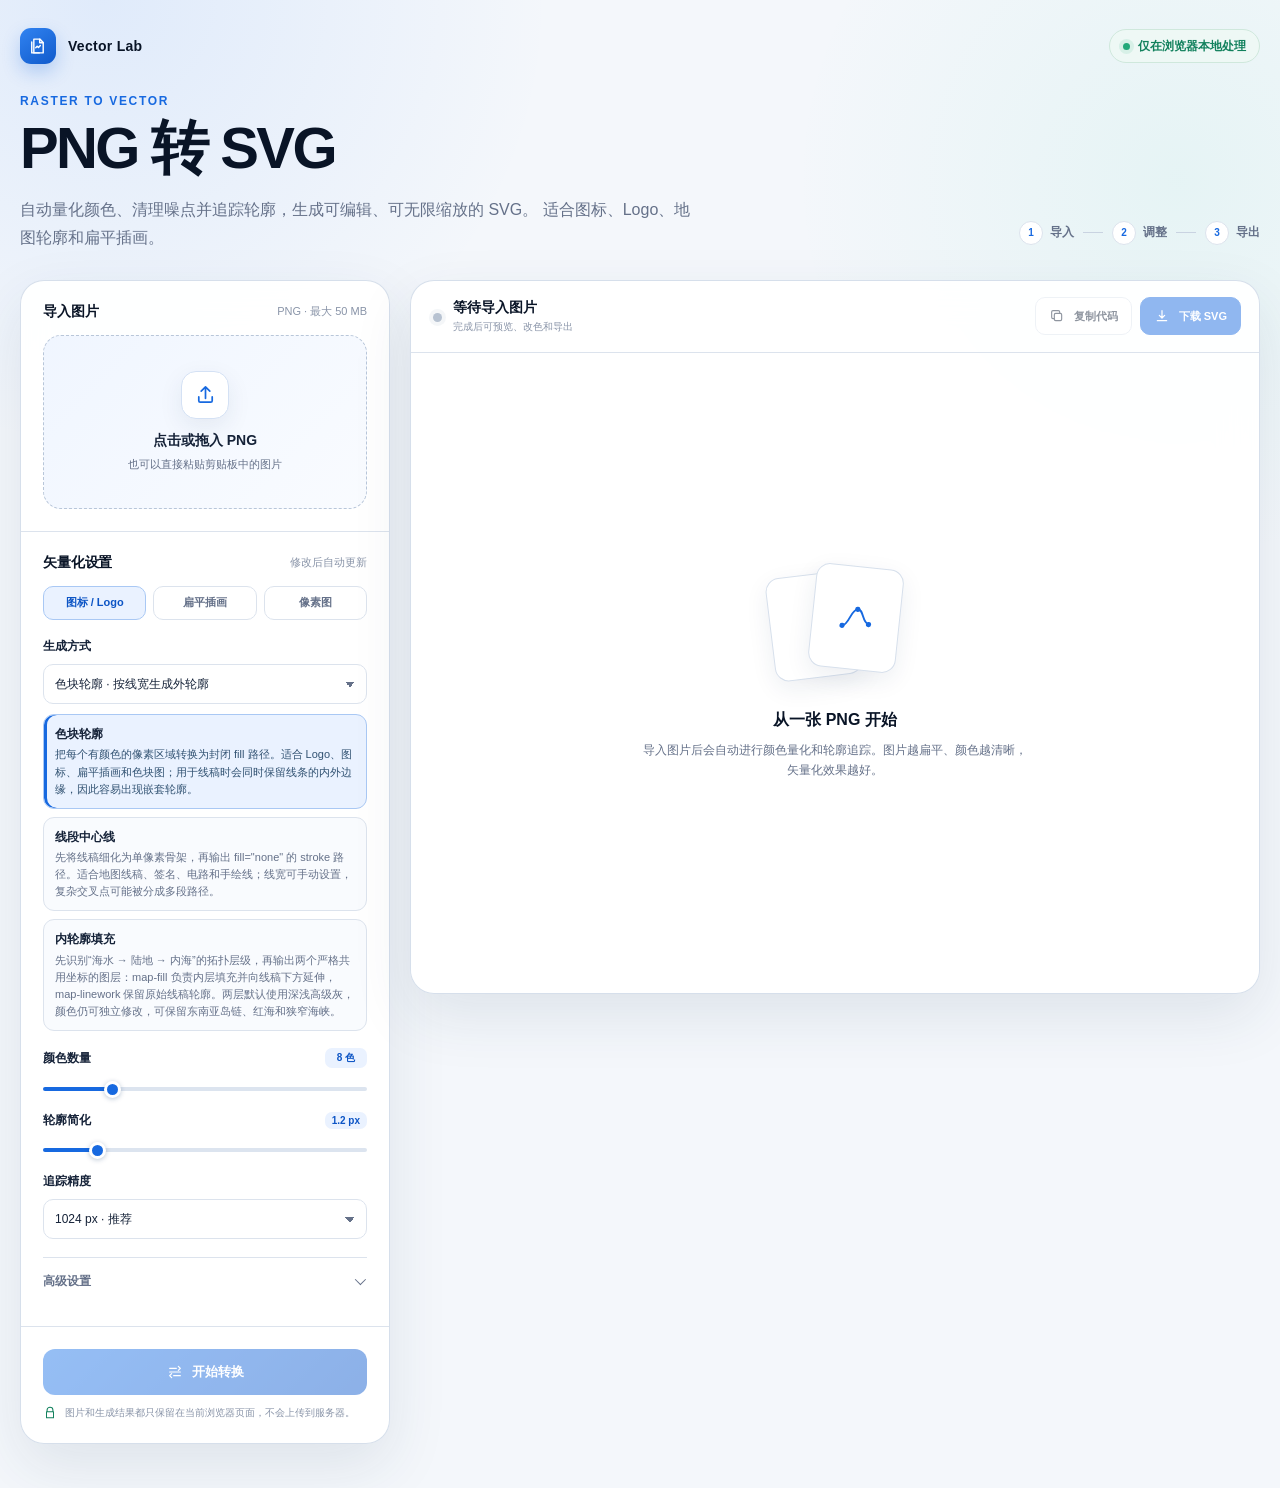
<file: app/static/tools/image-convert/png-to-svg.html>
<!doctype html>
<html lang="zh-CN">
<head>
  <meta charset="UTF-8">
  <meta name="viewport" content="width=device-width, initial-scale=1">
  <meta name="description" content="在浏览器本地把 PNG 图片转换为可编辑、可无限缩放的 SVG 矢量图。">
  <meta name="theme-color" content="#f4f7fb">
  <link rel="icon" href="data:image/svg+xml,%3Csvg xmlns='http://www.w3.org/2000/svg' viewBox='0 0 32 32'%3E%3Crect width='32' height='32' rx='9' fill='%231769e0'/%3E%3Cpath d='M9 8h9l5 5v11H9zM18 8v5h5' fill='none' stroke='white' stroke-width='2' stroke-linejoin='round'/%3E%3C/svg%3E">
  <title>PNG 转 SVG · 本地矢量化工具</title>
  <style>
    :root {
      color-scheme: light;
      --bg: #f4f7fb;
      --surface: rgba(255, 255, 255, 0.94);
      --surface-solid: #ffffff;
      --surface-soft: #f7f9fc;
      --ink: #152238;
      --ink-strong: #091426;
      --muted: #657189;
      --muted-light: #8994a8;
      --line: #dce3ed;
      --line-strong: #c9d3e1;
      --brand: #1769e0;
      --brand-dark: #0d55c5;
      --brand-soft: #eaf2ff;
      --success: #12815d;
      --success-soft: #e7f7f0;
      --danger: #cf3f4f;
      --shadow: 0 22px 60px rgba(31, 55, 90, 0.1);
      --shadow-soft: 0 8px 24px rgba(31, 55, 90, 0.08);
      --radius-xl: 24px;
      --radius-lg: 18px;
      --radius-md: 13px;
      --radius-sm: 9px;
    }

    * {
      box-sizing: border-box;
    }

    [hidden] {
      display: none !important;
    }

    html {
      min-width: 320px;
      background: var(--bg);
    }

    body {
      min-height: 100vh;
      margin: 0;
      color: var(--ink);
      background:
        radial-gradient(circle at 8% 0%, rgba(45, 127, 249, 0.1), transparent 28rem),
        radial-gradient(circle at 92% 12%, rgba(60, 205, 171, 0.08), transparent 24rem),
        var(--bg);
      font-family: Inter, ui-sans-serif, -apple-system, BlinkMacSystemFont, "Segoe UI",
        "PingFang SC", "Hiragino Sans GB", "Microsoft YaHei", sans-serif;
      -webkit-font-smoothing: antialiased;
    }

    button,
    input,
    select,
    textarea {
      font: inherit;
    }

    button,
    input,
    select,
    summary,
    [role="button"] {
      -webkit-tap-highlight-color: transparent;
    }

    button {
      border: 0;
    }

    .app-shell {
      width: min(1480px, calc(100% - 40px));
      margin: 0 auto;
      padding: 28px 0 44px;
    }

    .topbar {
      display: flex;
      align-items: center;
      justify-content: space-between;
      gap: 20px;
      margin-bottom: 30px;
    }

    .brand {
      display: inline-flex;
      align-items: center;
      gap: 12px;
      color: var(--ink-strong);
      font-size: 14px;
      font-weight: 760;
      letter-spacing: 0.02em;
    }

    .brand-mark {
      display: grid;
      width: 36px;
      height: 36px;
      place-items: center;
      border-radius: 11px;
      color: #fff;
      background: linear-gradient(145deg, #3183f1, #105acb);
      box-shadow: 0 8px 18px rgba(23, 105, 224, 0.25);
    }

    .brand-mark svg {
      width: 20px;
      height: 20px;
    }

    .privacy-pill {
      display: inline-flex;
      align-items: center;
      gap: 8px;
      min-height: 34px;
      padding: 0 13px;
      border: 1px solid #cfe8dc;
      border-radius: 999px;
      color: var(--success);
      background: rgba(239, 250, 245, 0.86);
      font-size: 12px;
      font-weight: 700;
    }

    .privacy-pill::before {
      width: 7px;
      height: 7px;
      border-radius: 50%;
      background: #22a879;
      box-shadow: 0 0 0 4px rgba(34, 168, 121, 0.11);
      content: "";
    }

    .hero {
      display: flex;
      align-items: flex-end;
      justify-content: space-between;
      gap: 30px;
      margin-bottom: 28px;
    }

    .hero-copy {
      max-width: 760px;
    }

    .eyebrow {
      margin: 0 0 10px;
      color: var(--brand);
      font-size: 12px;
      font-weight: 800;
      letter-spacing: 0.14em;
      text-transform: uppercase;
    }

    h1 {
      margin: 0;
      color: var(--ink-strong);
      font-size: clamp(34px, 5vw, 58px);
      font-weight: 820;
      letter-spacing: -0.045em;
      line-height: 1.05;
    }

    .hero-description {
      max-width: 680px;
      margin: 17px 0 0;
      color: var(--muted);
      font-size: 16px;
      line-height: 1.75;
    }

    .hero-steps {
      display: flex;
      align-items: center;
      gap: 9px;
      flex: 0 0 auto;
      padding-bottom: 7px;
      color: var(--muted);
      font-size: 12px;
      font-weight: 690;
    }

    .hero-steps span {
      display: inline-flex;
      align-items: center;
      gap: 7px;
      white-space: nowrap;
    }

    .hero-steps span::before {
      display: grid;
      width: 22px;
      height: 22px;
      place-items: center;
      border: 1px solid var(--line);
      border-radius: 50%;
      color: var(--brand);
      background: #fff;
      content: attr(data-step);
      font-size: 10px;
      font-weight: 800;
    }

    .hero-steps i {
      width: 20px;
      height: 1px;
      background: var(--line-strong);
    }

    .workspace {
      display: grid;
      grid-template-columns: minmax(300px, 370px) minmax(0, 1fr);
      gap: 20px;
      align-items: start;
    }

    .card {
      border: 1px solid rgba(210, 220, 233, 0.9);
      border-radius: var(--radius-xl);
      background: var(--surface);
      box-shadow: var(--shadow);
      backdrop-filter: blur(18px);
    }

    .control-card {
      position: sticky;
      top: 20px;
      overflow: hidden;
    }

    .card-section {
      padding: 22px;
      border-bottom: 1px solid var(--line);
    }

    .card-section:last-child {
      border-bottom: 0;
    }

    .section-heading {
      display: flex;
      align-items: center;
      justify-content: space-between;
      gap: 12px;
      margin-bottom: 14px;
    }

    .section-heading h2,
    .section-heading h3 {
      margin: 0;
      color: var(--ink-strong);
      font-size: 14px;
      font-weight: 780;
      letter-spacing: -0.01em;
    }

    .section-note {
      color: var(--muted-light);
      font-size: 11px;
    }

    .dropzone {
      position: relative;
      display: grid;
      min-height: 174px;
      padding: 24px;
      place-items: center;
      overflow: hidden;
      border: 1.5px dashed #b8c6d9;
      border-radius: var(--radius-lg);
      outline: none;
      color: var(--muted);
      background:
        linear-gradient(135deg, rgba(234, 242, 255, 0.72), rgba(247, 250, 255, 0.72)),
        #fff;
      cursor: pointer;
      transition: 160ms ease;
      transition-property: border-color, box-shadow, transform, background;
    }

    .dropzone:hover,
    .dropzone:focus-visible,
    .dropzone.is-dragover {
      border-color: var(--brand);
      background: var(--brand-soft);
      box-shadow: 0 0 0 4px rgba(23, 105, 224, 0.1);
      transform: translateY(-1px);
    }

    .dropzone input {
      position: absolute;
      width: 1px;
      height: 1px;
      opacity: 0;
      pointer-events: none;
    }

    .dropzone-inner {
      text-align: center;
    }

    .upload-icon {
      display: grid;
      width: 48px;
      height: 48px;
      margin: 0 auto 13px;
      place-items: center;
      border: 1px solid #d4e1f4;
      border-radius: 15px;
      color: var(--brand);
      background: #fff;
      box-shadow: var(--shadow-soft);
    }

    .upload-icon svg {
      width: 23px;
      height: 23px;
    }

    .dropzone strong {
      display: block;
      margin-bottom: 6px;
      color: var(--ink);
      font-size: 14px;
      font-weight: 760;
    }

    .dropzone small {
      display: block;
      font-size: 11px;
      line-height: 1.6;
    }

    .file-card {
      display: none;
      grid-template-columns: 58px minmax(0, 1fr) auto;
      gap: 12px;
      align-items: center;
      padding: 11px;
      border: 1px solid var(--line);
      border-radius: var(--radius-md);
      background: var(--surface-soft);
    }

    .file-card.is-visible {
      display: grid;
    }

    .file-thumb {
      display: grid;
      width: 58px;
      height: 58px;
      place-items: center;
      overflow: hidden;
      border: 1px solid var(--line);
      border-radius: 10px;
      background:
        linear-gradient(45deg, #e8edf4 25%, transparent 25%),
        linear-gradient(-45deg, #e8edf4 25%, transparent 25%),
        linear-gradient(45deg, transparent 75%, #e8edf4 75%),
        linear-gradient(-45deg, transparent 75%, #e8edf4 75%),
        #fff;
      background-position: 0 0, 0 6px, 6px -6px, -6px 0;
      background-size: 12px 12px;
    }

    .file-thumb img {
      display: block;
      width: 100%;
      height: 100%;
      object-fit: contain;
    }

    .file-copy {
      min-width: 0;
    }

    .file-name {
      overflow: hidden;
      margin-bottom: 5px;
      color: var(--ink);
      font-size: 12px;
      font-weight: 750;
      text-overflow: ellipsis;
      white-space: nowrap;
    }

    .file-meta {
      color: var(--muted-light);
      font-size: 10px;
      line-height: 1.45;
    }

    .icon-button {
      display: inline-grid;
      width: 34px;
      height: 34px;
      flex: 0 0 auto;
      place-items: center;
      border: 1px solid var(--line);
      border-radius: 10px;
      color: var(--muted);
      background: #fff;
      cursor: pointer;
      transition: 150ms ease;
    }

    .icon-button:hover {
      border-color: var(--line-strong);
      color: var(--ink);
      background: var(--surface-soft);
    }

    .icon-button:focus-visible,
    button:focus-visible,
    input:focus-visible,
    select:focus-visible,
    summary:focus-visible,
    textarea:focus-visible {
      outline: 3px solid rgba(23, 105, 224, 0.2);
      outline-offset: 2px;
    }

    .icon-button svg {
      width: 16px;
      height: 16px;
    }

    .preset-row {
      display: grid;
      grid-template-columns: repeat(3, 1fr);
      gap: 7px;
      margin-bottom: 18px;
    }

    .preset-button {
      min-height: 34px;
      padding: 0 8px;
      border: 1px solid var(--line);
      border-radius: 10px;
      color: var(--muted);
      background: #fff;
      font-size: 11px;
      font-weight: 720;
      cursor: pointer;
      transition: 140ms ease;
    }

    .preset-button:hover,
    .preset-button.is-active {
      border-color: #a9c8f4;
      color: var(--brand-dark);
      background: var(--brand-soft);
    }

    .control-list {
      display: grid;
      gap: 17px;
    }

    .control {
      min-width: 0;
    }

    .trace-methods {
      display: grid;
      gap: 8px;
      margin-top: -7px;
    }

    .trace-method {
      padding: 10px 11px;
      border: 1px solid var(--line);
      border-radius: 11px;
      color: var(--muted);
      background: #f9fbfe;
      font-size: 11px;
      line-height: 1.55;
      transition: 140ms ease;
    }

    .trace-method.is-active {
      border-color: #a9c8f4;
      color: #315272;
      background: var(--brand-soft);
      box-shadow: inset 3px 0 0 var(--brand);
    }

    .trace-method strong {
      display: block;
      margin-bottom: 3px;
      color: var(--ink);
      font-size: 12px;
    }

    .trace-method p {
      margin: 0;
    }

    .control-top {
      display: flex;
      align-items: center;
      justify-content: space-between;
      gap: 12px;
      margin-bottom: 9px;
    }

    .control-label {
      display: inline-flex;
      align-items: center;
      gap: 6px;
      color: var(--ink);
      font-size: 12px;
      font-weight: 690;
    }

    .value-badge {
      min-width: 42px;
      padding: 3px 7px;
      border-radius: 7px;
      color: var(--brand-dark);
      background: var(--brand-soft);
      font-size: 10px;
      font-weight: 760;
      text-align: center;
    }

    input[type="range"] {
      width: 100%;
      height: 4px;
      margin: 4px 0;
      border-radius: 999px;
      outline: none;
      background: linear-gradient(90deg, var(--brand) var(--range-progress, 0%), #dce4ef var(--range-progress, 0%));
      appearance: none;
    }

    input[type="range"]::-webkit-slider-thumb {
      width: 17px;
      height: 17px;
      border: 3px solid #fff;
      border-radius: 50%;
      background: var(--brand);
      box-shadow: 0 1px 5px rgba(16, 54, 105, 0.28);
      cursor: pointer;
      appearance: none;
    }

    input[type="range"]::-moz-range-thumb {
      width: 12px;
      height: 12px;
      border: 3px solid #fff;
      border-radius: 50%;
      background: var(--brand);
      box-shadow: 0 1px 5px rgba(16, 54, 105, 0.28);
      cursor: pointer;
    }

    .select-control {
      width: 100%;
      height: 40px;
      padding: 0 34px 0 11px;
      border: 1px solid var(--line);
      border-radius: 10px;
      color: var(--ink);
      outline: none;
      background:
        linear-gradient(45deg, transparent 50%, var(--muted) 50%) calc(100% - 16px) 17px / 5px 5px no-repeat,
        linear-gradient(135deg, var(--muted) 50%, transparent 50%) calc(100% - 11px) 17px / 5px 5px no-repeat,
        #fff;
      font-size: 12px;
      appearance: none;
    }

    details.advanced {
      margin-top: 18px;
      border-top: 1px solid var(--line);
    }

    details.advanced summary {
      display: flex;
      align-items: center;
      justify-content: space-between;
      min-height: 46px;
      color: var(--muted);
      font-size: 12px;
      font-weight: 720;
      list-style: none;
      cursor: pointer;
    }

    details.advanced summary::-webkit-details-marker {
      display: none;
    }

    details.advanced summary::after {
      width: 7px;
      height: 7px;
      margin-right: 4px;
      border-right: 1.5px solid currentColor;
      border-bottom: 1.5px solid currentColor;
      content: "";
      transform: rotate(45deg) translateY(-2px);
      transition: transform 150ms ease;
    }

    details.advanced[open] summary::after {
      transform: rotate(225deg) translate(-2px, -2px);
    }

    .advanced-content {
      display: grid;
      gap: 17px;
      padding: 2px 0 4px;
    }

    .switch-row {
      display: flex;
      align-items: center;
      justify-content: space-between;
      gap: 14px;
    }

    .switch-copy strong {
      display: block;
      margin-bottom: 3px;
      color: var(--ink);
      font-size: 12px;
      font-weight: 690;
    }

    .switch-copy span {
      display: block;
      color: var(--muted-light);
      font-size: 10px;
      line-height: 1.45;
    }

    .switch {
      position: relative;
      width: 40px;
      height: 23px;
      flex: 0 0 auto;
    }

    .switch input {
      position: absolute;
      opacity: 0;
      pointer-events: none;
    }

    .switch-ui {
      position: absolute;
      inset: 0;
      border-radius: 999px;
      background: #cfd8e4;
      cursor: pointer;
      transition: background 150ms ease;
    }

    .switch-ui::after {
      position: absolute;
      top: 3px;
      left: 3px;
      width: 17px;
      height: 17px;
      border-radius: 50%;
      background: #fff;
      box-shadow: 0 2px 5px rgba(31, 55, 90, 0.22);
      content: "";
      transition: transform 150ms ease;
    }

    .switch input:checked + .switch-ui {
      background: var(--brand);
    }

    .switch input:checked + .switch-ui::after {
      transform: translateX(17px);
    }

    .switch input:focus-visible + .switch-ui {
      outline: 3px solid rgba(23, 105, 224, 0.2);
      outline-offset: 2px;
    }

    .background-controls {
      display: grid;
      grid-template-columns: 44px minmax(0, 1fr);
      gap: 11px;
      align-items: end;
      padding: 12px;
      border: 1px solid var(--line);
      border-radius: 11px;
      background: var(--surface-soft);
      transition: opacity 150ms ease;
    }

    .background-controls.is-disabled {
      opacity: 0.48;
    }

    input[type="color"] {
      width: 44px;
      height: 38px;
      padding: 4px;
      border: 1px solid var(--line);
      border-radius: 9px;
      background: #fff;
      cursor: pointer;
    }

    input[type="color"]::-webkit-color-swatch-wrapper {
      padding: 0;
    }

    input[type="color"]::-webkit-color-swatch {
      border: 0;
      border-radius: 5px;
    }

    .action-section {
      display: grid;
      gap: 10px;
    }

    .primary-button,
    .secondary-button {
      display: inline-flex;
      min-height: 46px;
      align-items: center;
      justify-content: center;
      gap: 9px;
      padding: 0 17px;
      border-radius: 12px;
      font-size: 13px;
      font-weight: 760;
      cursor: pointer;
      transition: 150ms ease;
      transition-property: transform, box-shadow, background, border-color, color;
    }

    .primary-button {
      color: #fff;
      background: linear-gradient(135deg, #2378ea, #105bce);
      box-shadow: 0 10px 22px rgba(23, 105, 224, 0.22);
    }

    .primary-button:hover:not(:disabled) {
      background: linear-gradient(135deg, #2d82f5, #0d55c5);
      box-shadow: 0 13px 26px rgba(23, 105, 224, 0.28);
      transform: translateY(-1px);
    }

    .primary-button:disabled,
    .secondary-button:disabled {
      opacity: 0.48;
      cursor: not-allowed;
      box-shadow: none;
      transform: none;
    }

    .primary-button svg,
    .secondary-button svg {
      width: 16px;
      height: 16px;
    }

    .local-note {
      display: flex;
      align-items: flex-start;
      gap: 8px;
      margin: 0;
      color: var(--muted-light);
      font-size: 10px;
      line-height: 1.55;
    }

    .local-note svg {
      width: 14px;
      height: 14px;
      flex: 0 0 auto;
      margin-top: 1px;
      color: var(--success);
    }

    .result-card {
      min-width: 0;
      overflow: hidden;
    }

    .result-header {
      display: flex;
      min-height: 72px;
      align-items: center;
      justify-content: space-between;
      gap: 18px;
      padding: 14px 18px 14px 22px;
      border-bottom: 1px solid var(--line);
    }

    .result-title {
      display: flex;
      min-width: 0;
      align-items: center;
      gap: 11px;
    }

    .status-dot {
      width: 9px;
      height: 9px;
      flex: 0 0 auto;
      border-radius: 50%;
      background: #b7c2d1;
      box-shadow: 0 0 0 4px rgba(183, 194, 209, 0.15);
    }

    .status-dot.is-ready {
      background: #22a879;
      box-shadow: 0 0 0 4px rgba(34, 168, 121, 0.12);
    }

    .status-dot.is-busy {
      background: #f0a329;
      box-shadow: 0 0 0 4px rgba(240, 163, 41, 0.13);
      animation: pulse 1.2s ease-in-out infinite;
    }

    @keyframes pulse {
      50% {
        opacity: 0.45;
        transform: scale(0.82);
      }
    }

    .result-title strong {
      display: block;
      color: var(--ink-strong);
      font-size: 14px;
      font-weight: 780;
    }

    .result-title span {
      display: block;
      overflow: hidden;
      margin-top: 3px;
      color: var(--muted-light);
      font-size: 10px;
      text-overflow: ellipsis;
      white-space: nowrap;
    }

    .result-actions {
      display: flex;
      align-items: center;
      gap: 8px;
    }

    .secondary-button {
      min-height: 38px;
      padding: 0 13px;
      border: 1px solid var(--line);
      border-radius: 10px;
      color: var(--ink);
      background: #fff;
      box-shadow: none;
      font-size: 11px;
    }

    .secondary-button:hover:not(:disabled) {
      border-color: #adc8ec;
      color: var(--brand-dark);
      background: var(--brand-soft);
    }

    .secondary-button.is-primary {
      border-color: var(--brand);
      color: #fff;
      background: var(--brand);
    }

    .secondary-button.is-primary:hover:not(:disabled) {
      color: #fff;
      background: var(--brand-dark);
    }

    .progress-track {
      display: none;
      height: 3px;
      overflow: hidden;
      background: #e8edf4;
    }

    .progress-track.is-visible {
      display: block;
    }

    .progress-bar {
      width: 0;
      height: 100%;
      border-radius: 0 999px 999px 0;
      background: linear-gradient(90deg, #1769e0, #42b5ed);
      transition: width 180ms ease;
    }

    .result-body {
      min-height: 640px;
    }

    .empty-state {
      display: grid;
      min-height: 640px;
      padding: 40px;
      place-items: center;
      text-align: center;
    }

    .empty-state.is-hidden {
      display: none;
    }

    .empty-visual {
      position: relative;
      width: 146px;
      height: 118px;
      margin: 0 auto 26px;
    }

    .empty-sheet {
      position: absolute;
      width: 88px;
      height: 104px;
      border: 1px solid #d7e0ec;
      border-radius: 14px;
      background: #fff;
      box-shadow: var(--shadow-soft);
    }

    .empty-sheet:first-child {
      top: 8px;
      left: 8px;
      transform: rotate(-7deg);
    }

    .empty-sheet:last-child {
      top: 0;
      right: 8px;
      display: grid;
      place-items: center;
      color: var(--brand);
      transform: rotate(6deg);
    }

    .empty-sheet:last-child svg {
      width: 42px;
      height: 42px;
    }

    .empty-copy strong {
      display: block;
      margin-bottom: 9px;
      color: var(--ink-strong);
      font-size: 16px;
      font-weight: 780;
    }

    .empty-copy p {
      max-width: 390px;
      margin: 0;
      color: var(--muted);
      font-size: 12px;
      line-height: 1.7;
    }

    .result-content {
      display: none;
    }

    .result-content.is-visible {
      display: block;
    }

    .toolbar {
      display: flex;
      min-height: 52px;
      align-items: center;
      justify-content: space-between;
      gap: 14px;
      padding: 8px 16px;
      border-bottom: 1px solid var(--line);
      background: rgba(248, 250, 253, 0.8);
    }

    .tabs,
    .view-options {
      display: flex;
      align-items: center;
      gap: 5px;
    }

    .tab-button,
    .view-button {
      min-height: 33px;
      padding: 0 11px;
      border-radius: 9px;
      color: var(--muted);
      background: transparent;
      font-size: 11px;
      font-weight: 720;
      cursor: pointer;
    }

    .tab-button:hover,
    .view-button:hover {
      color: var(--ink);
      background: #edf2f8;
    }

    .tab-button.is-active,
    .view-button.is-active {
      color: var(--brand-dark);
      background: #fff;
      box-shadow: 0 1px 4px rgba(31, 55, 90, 0.12);
    }

    .view-button {
      display: inline-grid;
      width: 33px;
      padding: 0;
      place-items: center;
    }

    .view-button svg {
      width: 15px;
      height: 15px;
    }

    .tab-panel {
      display: none;
    }

    .tab-panel.is-active {
      display: block;
    }

    .preview-panel {
      padding: 18px;
    }

    .compare-grid {
      display: grid;
      grid-template-columns: repeat(2, minmax(0, 1fr));
      gap: 14px;
    }

    .preview-card {
      min-width: 0;
      overflow: hidden;
      border: 1px solid var(--line);
      border-radius: var(--radius-lg);
      background: #fff;
    }

    .preview-card figcaption {
      display: flex;
      min-height: 41px;
      align-items: center;
      justify-content: space-between;
      gap: 10px;
      padding: 0 13px;
      border-bottom: 1px solid var(--line);
      color: var(--ink);
      font-size: 11px;
      font-weight: 730;
    }

    .preview-card figcaption span {
      color: var(--muted-light);
      font-size: 9px;
      font-weight: 620;
    }

    .canvas-surface {
      position: relative;
      display: grid;
      height: 394px;
      place-items: center;
      overflow: auto;
      background:
        linear-gradient(45deg, #e8edf3 25%, transparent 25%),
        linear-gradient(-45deg, #e8edf3 25%, transparent 25%),
        linear-gradient(45deg, transparent 75%, #e8edf3 75%),
        linear-gradient(-45deg, transparent 75%, #e8edf3 75%),
        #fff;
      background-position: 0 0, 0 10px, 10px -10px, -10px 0;
      background-size: 20px 20px;
    }

    .result-card[data-preview-bg="white"] .canvas-surface {
      background: #fff;
    }

    .result-card[data-preview-bg="dark"] .canvas-surface {
      background: #172235;
    }

    .canvas-surface img {
      display: block;
      max-width: calc(100% - 30px);
      max-height: calc(100% - 30px);
      object-fit: contain;
    }

    .result-card.is-actual-size .canvas-surface {
      display: block;
      padding: 16px;
    }

    .result-card.is-actual-size .canvas-surface img {
      width: auto;
      height: auto;
      max-width: none;
      max-height: none;
      margin: 0 auto;
    }

    .processing-overlay {
      position: absolute;
      inset: 0;
      display: none;
      place-items: center;
      background: rgba(247, 250, 253, 0.82);
      backdrop-filter: blur(5px);
    }

    .processing-overlay.is-visible {
      display: grid;
    }

    .processing-copy {
      text-align: center;
    }

    .spinner {
      width: 28px;
      height: 28px;
      margin: 0 auto 12px;
      border: 3px solid #d9e5f4;
      border-top-color: var(--brand);
      border-radius: 50%;
      animation: spin 0.8s linear infinite;
    }

    @keyframes spin {
      to {
        transform: rotate(360deg);
      }
    }

    .processing-copy strong {
      display: block;
      margin-bottom: 4px;
      color: var(--ink);
      font-size: 12px;
    }

    .processing-copy span {
      color: var(--muted);
      font-size: 10px;
    }

    .stats-grid {
      display: grid;
      grid-template-columns: repeat(5, minmax(0, 1fr));
      gap: 8px;
      margin-top: 14px;
    }

    .stat {
      min-width: 0;
      padding: 11px 12px;
      border: 1px solid var(--line);
      border-radius: 11px;
      background: var(--surface-soft);
    }

    .stat span {
      display: block;
      margin-bottom: 4px;
      color: var(--muted-light);
      font-size: 9px;
    }

    .stat strong {
      display: block;
      overflow: hidden;
      color: var(--ink);
      font-size: 12px;
      font-weight: 760;
      text-overflow: ellipsis;
      white-space: nowrap;
    }

    .palette-section {
      margin-top: 14px;
      padding: 14px;
      border: 1px solid var(--line);
      border-radius: var(--radius-lg);
      background: #fff;
    }

    .palette-heading {
      display: flex;
      align-items: center;
      justify-content: space-between;
      gap: 12px;
      margin-bottom: 11px;
    }

    .palette-heading strong {
      color: var(--ink);
      font-size: 11px;
      font-weight: 750;
    }

    .text-button {
      padding: 4px 0;
      color: var(--brand);
      background: transparent;
      font-size: 10px;
      font-weight: 720;
      cursor: pointer;
    }

    .text-button:hover {
      color: var(--brand-dark);
      text-decoration: underline;
    }

    .palette-list {
      display: grid;
      grid-template-columns: repeat(4, minmax(0, 1fr));
      gap: 7px;
    }

    .palette-item {
      display: grid;
      grid-template-columns: 31px minmax(0, 1fr) 25px;
      gap: 8px;
      align-items: center;
      min-width: 0;
      padding: 7px;
      border: 1px solid var(--line);
      border-radius: 10px;
      background: var(--surface-soft);
    }

    .palette-color {
      width: 31px;
      height: 31px;
      padding: 3px;
      border-radius: 8px;
    }

    .palette-copy {
      min-width: 0;
    }

    .palette-hex {
      display: block;
      overflow: hidden;
      color: var(--ink);
      font-family: "SFMono-Regular", Consolas, "Liberation Mono", monospace;
      font-size: 9px;
      font-weight: 700;
      text-overflow: ellipsis;
      text-transform: uppercase;
      white-space: nowrap;
    }

    .palette-share {
      display: block;
      margin-top: 3px;
      color: var(--muted-light);
      font-size: 8px;
    }

    .layer-toggle {
      position: relative;
      display: grid;
      width: 25px;
      height: 25px;
      place-items: center;
      border-radius: 7px;
      color: var(--muted);
      cursor: pointer;
    }

    .layer-toggle:hover {
      background: #e8eef6;
    }

    .layer-toggle input {
      position: absolute;
      opacity: 0;
      pointer-events: none;
    }

    .layer-toggle svg {
      width: 14px;
      height: 14px;
    }

    .layer-toggle input:not(:checked) + svg {
      opacity: 0.3;
    }

    .code-panel {
      padding: 18px;
    }

    .code-wrap {
      position: relative;
    }

    #svgOutput {
      display: block;
      width: 100%;
      min-height: 530px;
      padding: 18px;
      resize: vertical;
      border: 1px solid var(--line);
      border-radius: var(--radius-lg);
      color: #c8d8f1;
      outline: none;
      background: #111c2e;
      font-family: "SFMono-Regular", Consolas, "Liberation Mono", monospace;
      font-size: 11px;
      line-height: 1.65;
      tab-size: 2;
      white-space: pre;
    }

    .code-meta {
      display: flex;
      align-items: center;
      justify-content: space-between;
      gap: 12px;
      margin-top: 10px;
      color: var(--muted-light);
      font-size: 10px;
    }

    .toast {
      position: fixed;
      z-index: 20;
      right: 24px;
      bottom: 24px;
      max-width: min(360px, calc(100% - 32px));
      padding: 12px 15px;
      border: 1px solid rgba(16, 44, 78, 0.12);
      border-radius: 12px;
      color: #fff;
      background: #17263b;
      box-shadow: 0 18px 44px rgba(17, 34, 57, 0.22);
      font-size: 12px;
      line-height: 1.5;
      opacity: 0;
      pointer-events: none;
      transform: translateY(12px);
      transition: 180ms ease;
    }

    .toast.is-visible {
      opacity: 1;
      transform: translateY(0);
    }

    .toast.is-error {
      background: #9f2d3b;
    }

    @media (max-width: 1120px) {
      .workspace {
        grid-template-columns: 320px minmax(0, 1fr);
      }

      .hero-steps {
        display: none;
      }

      .compare-grid {
        grid-template-columns: 1fr;
      }

      .canvas-surface {
        height: 350px;
      }

      .palette-list {
        grid-template-columns: repeat(2, minmax(0, 1fr));
      }

      .stats-grid {
        grid-template-columns: repeat(3, minmax(0, 1fr));
      }
    }

    @media (max-width: 820px) {
      .app-shell {
        width: min(100% - 24px, 680px);
        padding-top: 18px;
      }

      .topbar {
        margin-bottom: 26px;
      }

      .hero {
        margin-bottom: 22px;
      }

      .workspace {
        grid-template-columns: 1fr;
      }

      .control-card {
        position: static;
      }

      .result-body,
      .empty-state {
        min-height: 520px;
      }
    }

    @media (max-width: 560px) {
      .app-shell {
        width: min(100% - 16px, 520px);
        padding-bottom: 28px;
      }

      .privacy-pill {
        padding: 0 10px;
      }

      .privacy-pill span {
        display: none;
      }

      .hero-description {
        font-size: 14px;
      }

      .card-section {
        padding: 18px;
      }

      .result-header {
        align-items: flex-start;
        padding: 15px;
      }

      .result-actions {
        display: grid;
        grid-template-columns: repeat(2, 36px);
      }

      .result-actions .secondary-button {
        width: 36px;
        padding: 0;
        font-size: 0;
      }

      .result-actions .secondary-button svg {
        width: 15px;
        height: 15px;
      }

      .toolbar {
        align-items: flex-start;
        flex-direction: column;
        padding: 9px 12px;
      }

      .toolbar,
      .tabs,
      .view-options {
        width: 100%;
      }

      .tabs {
        display: grid;
        grid-template-columns: repeat(2, 1fr);
      }

      .view-options {
        justify-content: flex-end;
      }

      .preview-panel,
      .code-panel {
        padding: 10px;
      }

      .canvas-surface {
        height: 300px;
      }

      .stats-grid {
        grid-template-columns: repeat(2, minmax(0, 1fr));
      }

      .palette-list {
        grid-template-columns: 1fr;
      }

      #svgOutput {
        min-height: 440px;
        padding: 13px;
        font-size: 10px;
      }
    }

    @media (prefers-reduced-motion: reduce) {
      *,
      *::before,
      *::after {
        scroll-behavior: auto !important;
        animation-duration: 0.01ms !important;
        animation-iteration-count: 1 !important;
        transition-duration: 0.01ms !important;
      }
    }
  </style>
</head>
<body>
  <main class="app-shell">
    <header class="topbar">
      <div class="brand">
        <span class="brand-mark" aria-hidden="true">
          <svg viewBox="0 0 24 24" fill="none">
            <path d="M7 3.75h7.2L18.25 7.8V20.25H7V3.75Z" stroke="currentColor" stroke-width="1.7" stroke-linejoin="round"/>
            <path d="M14 3.9V8h4.1M4.5 7.25v13h9" stroke="currentColor" stroke-width="1.7" stroke-linecap="round" stroke-linejoin="round"/>
            <path d="m9.3 14.1 1.7-1.8 1.55 1.5 2.25-2.45" stroke="currentColor" stroke-width="1.7" stroke-linecap="round" stroke-linejoin="round"/>
          </svg>
        </span>
        Vector Lab
      </div>
      <div class="privacy-pill" title="图片不会上传到服务器">
        <span>仅在浏览器本地处理</span>
      </div>
    </header>

    <section class="hero" aria-labelledby="pageTitle">
      <div class="hero-copy">
        <p class="eyebrow">Raster to vector</p>
        <h1 id="pageTitle">PNG 转 SVG</h1>
        <p class="hero-description">
          自动量化颜色、清理噪点并追踪轮廓，生成可编辑、可无限缩放的 SVG。
          适合图标、Logo、地图轮廓和扁平插画。
        </p>
      </div>
      <div class="hero-steps" aria-hidden="true">
        <span data-step="1">导入</span><i></i>
        <span data-step="2">调整</span><i></i>
        <span data-step="3">导出</span>
      </div>
    </section>

    <section class="workspace">
      <aside class="card control-card" aria-label="转换设置">
        <div class="card-section">
          <div class="section-heading">
            <h2>导入图片</h2>
            <span class="section-note">PNG · 最大 50 MB</span>
          </div>

          <div class="dropzone" id="dropzone" role="button" tabindex="0" aria-label="选择或拖入 PNG 图片">
            <input id="fileInput" type="file" accept="image/png,.png">
            <div class="dropzone-inner">
              <span class="upload-icon" aria-hidden="true">
                <svg viewBox="0 0 24 24" fill="none">
                  <path d="M12 16V4m0 0L7.5 8.5M12 4l4.5 4.5M5 14.5v4A1.5 1.5 0 0 0 6.5 20h11a1.5 1.5 0 0 0 1.5-1.5v-4" stroke="currentColor" stroke-width="1.8" stroke-linecap="round" stroke-linejoin="round"/>
                </svg>
              </span>
              <strong>点击或拖入 PNG</strong>
              <small>也可以直接粘贴剪贴板中的图片</small>
            </div>
          </div>

          <div class="file-card" id="fileCard">
            <div class="file-thumb"><img id="fileThumb" alt=""></div>
            <div class="file-copy">
              <div class="file-name" id="fileName"></div>
              <div class="file-meta" id="fileMeta"></div>
            </div>
            <button class="icon-button" id="clearFile" type="button" title="移除图片" aria-label="移除图片">
              <svg viewBox="0 0 24 24" fill="none" aria-hidden="true">
                <path d="m7 7 10 10M17 7 7 17" stroke="currentColor" stroke-width="1.8" stroke-linecap="round"/>
              </svg>
            </button>
          </div>
        </div>

        <div class="card-section">
          <div class="section-heading">
            <h2>矢量化设置</h2>
            <span class="section-note">修改后自动更新</span>
          </div>

          <div class="preset-row" aria-label="参数预设">
            <button class="preset-button is-active" type="button" data-preset="icon">图标 / Logo</button>
            <button class="preset-button" type="button" data-preset="illustration">扁平插画</button>
            <button class="preset-button" type="button" data-preset="pixel">像素图</button>
          </div>

          <div class="control-list">
            <div class="control">
              <div class="control-top">
                <label class="control-label" for="traceMode">生成方式</label>
              </div>
              <select class="select-control" id="traceMode" data-retrace>
                <option value="outline" selected>色块轮廓 · 按线宽生成外轮廓</option>
                <option value="centerline">线段中心线 · 按已有线稿生成描边</option>
                <option value="innerfill">内轮廓填充 · 忽略线宽填充闭合区域</option>
              </select>
            </div>

            <div class="trace-methods" aria-label="生成方式说明">
              <article class="trace-method is-active" data-trace-description="outline">
                <strong>色块轮廓</strong>
                <p>把每个有颜色的像素区域转换为封闭 fill 路径。适合 Logo、图标、扁平插画和色块图；用于线稿时会同时保留线条的内外边缘，因此容易出现嵌套轮廓。</p>
              </article>
              <article class="trace-method" data-trace-description="centerline">
                <strong>线段中心线</strong>
                <p>先将线稿细化为单像素骨架，再输出 fill="none" 的 stroke 路径。适合地图线稿、签名、电路和手绘线；线宽可手动设置，复杂交叉点可能被分成多段路径。</p>
              </article>
              <article class="trace-method" data-trace-description="innerfill">
                <strong>内轮廓填充</strong>
                <p>先识别“海水 → 陆地 → 内海”的拓扑层级，再输出两个严格共用坐标的图层：map-fill 负责内层填充并向线稿下方延伸，map-linework 保留原始线稿轮廓。两层默认使用深浅高级灰，颜色仍可独立修改，可保留东南亚岛链、红海和狭窄海峡。</p>
              </article>
            </div>

            <div class="control" id="centerlineControls" hidden>
              <div class="control-top">
                <label class="control-label" for="strokeWidth">输出线宽</label>
                <output class="value-badge" id="strokeWidthValue" for="strokeWidth">0.8 px</output>
              </div>
              <input id="strokeWidth" data-retrace type="range" min="0.1" max="20" step="0.1" value="0.8">
            </div>

            <div class="control">
              <div class="control-top">
                <label class="control-label" for="colorCount">颜色数量</label>
                <output class="value-badge" id="colorCountValue" for="colorCount">8 色</output>
              </div>
              <input id="colorCount" data-retrace type="range" min="2" max="32" step="1" value="8">
            </div>

            <div class="control">
              <div class="control-top">
                <label class="control-label" for="simplify">轮廓简化</label>
                <output class="value-badge" id="simplifyValue" for="simplify">1.2 px</output>
              </div>
              <input id="simplify" data-retrace type="range" min="0" max="8" step="0.1" value="1.2">
            </div>

            <div class="control">
              <div class="control-top">
                <label class="control-label" for="resolution">追踪精度</label>
              </div>
              <select class="select-control" id="resolution" data-retrace>
                <option value="512">512 px · 快速</option>
                <option value="1024" selected>1024 px · 推荐</option>
                <option value="1600">1600 px · 精细</option>
                <option value="2048">2048 px · 超精细</option>
              </select>
            </div>
          </div>

          <details class="advanced">
            <summary>高级设置</summary>
            <div class="advanced-content">
              <div class="control">
                <div class="control-top">
                  <label class="control-label" for="minArea">忽略小色块</label>
                  <output class="value-badge" id="minAreaValue" for="minArea">4 px²</output>
                </div>
                <input id="minArea" data-retrace type="range" min="1" max="200" step="1" value="4">
              </div>

              <div class="control">
                <div class="control-top">
                  <label class="control-label" for="colorTolerance">相似色合并</label>
                  <output class="value-badge" id="colorToleranceValue" for="colorTolerance">24</output>
                </div>
                <input id="colorTolerance" data-retrace type="range" min="0" max="80" step="1" value="24">
              </div>

              <div class="control">
                <div class="control-top">
                  <label class="control-label" for="smoothing">拐角平滑</label>
                  <output class="value-badge" id="smoothingValue" for="smoothing">12%</output>
                </div>
                <input id="smoothing" data-retrace type="range" min="0" max="45" step="1" value="12">
              </div>

              <div class="control">
                <div class="control-top">
                  <label class="control-label" for="alphaThreshold">透明阈值</label>
                  <output class="value-badge" id="alphaThresholdValue" for="alphaThreshold">8</output>
                </div>
                <input id="alphaThreshold" data-retrace type="range" min="0" max="128" step="1" value="8">
              </div>

              <div class="switch-row">
                <div class="switch-copy">
                  <strong>移除背景色</strong>
                  <span>适合白底 Logo 和扫描图</span>
                </div>
                <label class="switch">
                  <input id="removeBackground" data-retrace type="checkbox">
                  <span class="switch-ui"></span>
                </label>
              </div>

              <div class="background-controls is-disabled" id="backgroundControls">
                <input id="backgroundColor" data-retrace type="color" value="#ffffff" aria-label="背景颜色" disabled>
                <div class="control">
                  <div class="control-top">
                    <label class="control-label" for="backgroundTolerance">背景容差</label>
                    <output class="value-badge" id="backgroundToleranceValue" for="backgroundTolerance">24</output>
                  </div>
                  <input id="backgroundTolerance" data-retrace type="range" min="0" max="180" step="1" value="24" disabled>
                </div>
              </div>

              <div class="control">
                <div class="control-top">
                  <label class="control-label" for="precision">坐标精度</label>
                </div>
                <select class="select-control" id="precision" data-retrace>
                  <option value="0">整数 · 文件更小</option>
                  <option value="1" selected>1 位小数 · 推荐</option>
                  <option value="2">2 位小数 · 更精确</option>
                  <option value="3">3 位小数 · 最高精度</option>
                </select>
              </div>
            </div>
          </details>
        </div>

        <div class="card-section action-section">
          <button class="primary-button" id="convertButton" type="button" disabled>
            <svg viewBox="0 0 24 24" fill="none" aria-hidden="true">
              <path d="M4 6.5h10M4 12h16M10 17.5h10M17 3.5l3 3-3 3M7 14.5l-3 3 3 3" stroke="currentColor" stroke-width="1.8" stroke-linecap="round" stroke-linejoin="round"/>
            </svg>
            <span>开始转换</span>
          </button>
          <p class="local-note">
            <svg viewBox="0 0 24 24" fill="none" aria-hidden="true">
              <path d="M7 10V7a5 5 0 0 1 10 0v3M6 10h12v10H6V10Z" stroke="currentColor" stroke-width="1.8" stroke-linecap="round" stroke-linejoin="round"/>
            </svg>
            图片和生成结果都只保留在当前浏览器页面，不会上传到服务器。
          </p>
        </div>
      </aside>

      <section class="card result-card" id="resultCard" data-preview-bg="checker" aria-label="转换结果">
        <header class="result-header">
          <div class="result-title">
            <span class="status-dot" id="statusDot" aria-hidden="true"></span>
            <div>
              <strong id="resultStatus">等待导入图片</strong>
              <span id="resultSubstatus">完成后可预览、改色和导出</span>
            </div>
          </div>
          <div class="result-actions">
            <button class="secondary-button" id="copyButton" type="button" disabled>
              <svg viewBox="0 0 24 24" fill="none" aria-hidden="true">
                <rect x="8" y="8" width="11" height="11" rx="2" stroke="currentColor" stroke-width="1.7"/>
                <path d="M16 8V6a2 2 0 0 0-2-2H6a2 2 0 0 0-2 2v8a2 2 0 0 0 2 2h2" stroke="currentColor" stroke-width="1.7"/>
              </svg>
              复制代码
            </button>
            <button class="secondary-button is-primary" id="downloadButton" type="button" disabled>
              <svg viewBox="0 0 24 24" fill="none" aria-hidden="true">
                <path d="M12 4v11m0 0 4-4m-4 4-4-4M5 19h14" stroke="currentColor" stroke-width="1.8" stroke-linecap="round" stroke-linejoin="round"/>
              </svg>
              下载 SVG
            </button>
          </div>
        </header>

        <div class="progress-track" id="progressTrack" aria-hidden="true">
          <div class="progress-bar" id="progressBar"></div>
        </div>

        <div class="result-body">
          <div class="empty-state" id="emptyState">
            <div>
              <div class="empty-visual" aria-hidden="true">
                <div class="empty-sheet"></div>
                <div class="empty-sheet">
                  <svg viewBox="0 0 48 48" fill="none">
                    <path d="M9 34c8-1 8-19 16-20 7-1 6 14 14 16" stroke="currentColor" stroke-width="2.2" stroke-linecap="round"/>
                    <circle cx="9" cy="34" r="3" fill="currentColor"/>
                    <circle cx="25" cy="14" r="3" fill="currentColor"/>
                    <circle cx="39" cy="30" r="3" fill="currentColor"/>
                  </svg>
                </div>
              </div>
              <div class="empty-copy">
                <strong>从一张 PNG 开始</strong>
                <p>导入图片后会自动进行颜色量化和轮廓追踪。图片越扁平、颜色越清晰，矢量化效果越好。</p>
              </div>
            </div>
          </div>

          <div class="result-content" id="resultContent">
            <div class="toolbar">
              <div class="tabs" role="tablist" aria-label="结果视图">
                <button class="tab-button is-active" id="previewTab" type="button" role="tab" aria-selected="true" data-tab="preview">对比预览</button>
                <button class="tab-button" id="codeTab" type="button" role="tab" aria-selected="false" data-tab="code">SVG 源码</button>
              </div>
              <div class="view-options" id="viewOptions" aria-label="预览选项">
                <button class="view-button is-active" type="button" data-background="checker" title="透明网格" aria-label="透明网格">
                  <svg viewBox="0 0 24 24" fill="none" aria-hidden="true">
                    <path d="M4 4h16v16H4V4Zm0 8h16M12 4v16M4 4l8 8m0-8 8 8m-8 0 8 8m-16-8 8 8" stroke="currentColor" stroke-width="1.2"/>
                  </svg>
                </button>
                <button class="view-button" type="button" data-background="white" title="白色背景" aria-label="白色背景">
                  <svg viewBox="0 0 24 24" fill="none" aria-hidden="true">
                    <rect x="4" y="4" width="16" height="16" rx="2" fill="currentColor" opacity=".16" stroke="currentColor" stroke-width="1.5"/>
                  </svg>
                </button>
                <button class="view-button" type="button" data-background="dark" title="深色背景" aria-label="深色背景">
                  <svg viewBox="0 0 24 24" fill="none" aria-hidden="true">
                    <rect x="4" y="4" width="16" height="16" rx="2" fill="currentColor" stroke="currentColor" stroke-width="1.5"/>
                  </svg>
                </button>
                <button class="view-button is-active" type="button" data-zoom="fit" title="适应窗口" aria-label="适应窗口">
                  <svg viewBox="0 0 24 24" fill="none" aria-hidden="true">
                    <path d="M8 4H4v4m12-4h4v4M8 20H4v-4m12 4h4v-4" stroke="currentColor" stroke-width="1.7" stroke-linecap="round" stroke-linejoin="round"/>
                  </svg>
                </button>
                <button class="view-button" type="button" data-zoom="actual" title="原始尺寸" aria-label="原始尺寸">
                  <svg viewBox="0 0 24 24" fill="none" aria-hidden="true">
                    <path d="M5 8V5h3m8 0h3v3M5 16v3h3m8 0h3v-3M9 12h6" stroke="currentColor" stroke-width="1.7" stroke-linecap="round" stroke-linejoin="round"/>
                  </svg>
                </button>
              </div>
            </div>

            <div class="tab-panel preview-panel is-active" id="previewPanel" role="tabpanel" aria-labelledby="previewTab">
              <div class="compare-grid">
                <figure class="preview-card">
                  <figcaption>原始 PNG <span id="sourceCaption"></span></figcaption>
                  <div class="canvas-surface"><img id="sourcePreview" alt="原始 PNG 预览"></div>
                </figure>
                <figure class="preview-card">
                  <figcaption>矢量 SVG <span id="vectorCaption"></span></figcaption>
                  <div class="canvas-surface">
                    <img id="vectorPreview" alt="转换后的 SVG 预览">
                    <div class="processing-overlay" id="processingOverlay">
                      <div class="processing-copy">
                        <div class="spinner" aria-hidden="true"></div>
                        <strong id="processingTitle">正在矢量化</strong>
                        <span id="processingLabel">准备图片…</span>
                      </div>
                    </div>
                  </div>
                </figure>
              </div>

              <div class="stats-grid" aria-label="转换统计">
                <div class="stat"><span>工作尺寸</span><strong id="statResolution">—</strong></div>
                <div class="stat"><span>颜色图层</span><strong id="statColors">—</strong></div>
                <div class="stat"><span>有效色块</span><strong id="statComponents">—</strong></div>
                <div class="stat"><span>路径节点</span><strong id="statPoints">—</strong></div>
                <div class="stat"><span>SVG 大小</span><strong id="statSize">—</strong></div>
              </div>

              <div class="palette-section" id="paletteSection">
                <div class="palette-heading">
                  <strong>输出色板</strong>
                  <button class="text-button" id="resetPalette" type="button">恢复原色</button>
                </div>
                <div class="palette-list" id="paletteList"></div>
              </div>
            </div>

            <div class="tab-panel code-panel" id="codePanel" role="tabpanel" aria-labelledby="codeTab">
              <div class="code-wrap">
                <textarea id="svgOutput" readonly spellcheck="false" aria-label="SVG 源码"></textarea>
              </div>
              <div class="code-meta">
                <span>可直接粘贴到 HTML、Figma 或矢量编辑软件</span>
                <span id="codeSize">0 B</span>
              </div>
            </div>
          </div>
        </div>
      </section>
    </section>
  </main>

  <div class="toast" id="toast" role="status" aria-live="polite"></div>

  <noscript>这个工具需要启用 JavaScript 才能完成图片矢量化。</noscript>

  <script id="vectorWorker" type="text/plain">
    self.onmessage = function (event) {
      var message = event.data;
      if (!message || message.type !== "convert") return;

      var startedAt = performance.now();
      try {
        var pixels = new Uint8ClampedArray(message.buffer);
        var result = vectorize(
          message.id,
          pixels,
          message.width,
          message.height,
          message.originalWidth,
          message.originalHeight,
          message.options
        );
        result.duration = performance.now() - startedAt;
        self.postMessage({ type: "done", id: message.id, result: result });
      } catch (error) {
        self.postMessage({
          type: "error",
          id: message.id,
          message: error && error.message ? error.message : String(error)
        });
      }
    };

    function postProgress(id, value, label) {
      self.postMessage({
        type: "progress",
        id: id,
        value: Math.max(0, Math.min(1, value)),
        label: label
      });
    }

    function vectorize(id, pixels, width, height, originalWidth, originalHeight, options) {
      var pixelCount = width * height;
      var histogramSize = 1 << 15;
      var counts = new Uint32Array(histogramSize);
      var sumR = new Uint32Array(histogramSize);
      var sumG = new Uint32Array(histogramSize);
      var sumB = new Uint32Array(histogramSize);
      var maxA = new Uint8Array(histogramSize);
      var background = hexToRgb(options.backgroundColor);
      var backgroundToleranceSquared = options.backgroundTolerance * options.backgroundTolerance;
      var activePixels = 0;

      postProgress(id, 0.05, "分析颜色…");

      for (var pixelIndex = 0, offset = 0; pixelIndex < pixelCount; pixelIndex++, offset += 4) {
        var alpha = pixels[offset + 3];
        if (alpha <= options.alphaThreshold) continue;

        var red = pixels[offset];
        var green = pixels[offset + 1];
        var blue = pixels[offset + 2];

        if (
          options.removeBackground &&
          squaredRgbDistance(red, green, blue, background.r, background.g, background.b) <= backgroundToleranceSquared
        ) {
          continue;
        }

        var histogramKey = colorKey(red, green, blue);
        counts[histogramKey]++;
        sumR[histogramKey] += red;
        sumG[histogramKey] += green;
        sumB[histogramKey] += blue;
        if (alpha > maxA[histogramKey]) maxA[histogramKey] = alpha;
        activePixels++;
      }

      if (!activePixels) {
        throw new Error("没有可追踪的像素，请降低透明阈值或背景容差。");
      }

      var entries = [];
      for (var key = 0; key < histogramSize; key++) {
        var count = counts[key];
        if (!count) continue;
        entries.push({
          key: key,
          r: sumR[key] / count,
          g: sumG[key] / count,
          b: sumB[key] / count,
          a: maxA[key],
          count: count
        });
      }

      postProgress(id, 0.16, "量化颜色…");
      var palette = buildPalette(entries, Math.min(options.colorCount, entries.length));
      palette = mergeSimilarPalette(palette, options.colorTolerance);
      var lookup = new Int16Array(histogramSize);
      lookup.fill(-1);

      for (var entryIndex = 0; entryIndex < entries.length; entryIndex++) {
        var entry = entries[entryIndex];
        lookup[entry.key] = nearestPalette(entry.r, entry.g, entry.b, entry.a, palette);
      }

      var labels = new Int16Array(pixelCount);
      labels.fill(-1);

      for (pixelIndex = 0, offset = 0; pixelIndex < pixelCount; pixelIndex++, offset += 4) {
        alpha = pixels[offset + 3];
        if (alpha <= options.alphaThreshold) continue;
        red = pixels[offset];
        green = pixels[offset + 1];
        blue = pixels[offset + 2];

        if (
          options.removeBackground &&
          squaredRgbDistance(red, green, blue, background.r, background.g, background.b) <= backgroundToleranceSquared
        ) {
          continue;
        }

        labels[pixelIndex] = lookup[colorKey(red, green, blue)];
      }

      if (options.traceMode === "innerfill") {
        return vectorizeInnerFill(
          id,
          labels,
          width,
          height,
          originalWidth,
          originalHeight,
          palette,
          options,
          pixels
        );
      }

      if (options.traceMode === "centerline") {
        return vectorizeCenterlines(
          id,
          labels,
          width,
          height,
          originalWidth,
          originalHeight,
          palette,
          activePixels,
          options
        );
      }

      pixels = null;
      counts = null;
      sumR = null;
      sumG = null;
      sumB = null;
      maxA = null;
      lookup = null;

      postProgress(id, 0.28, "识别色块…");

      var visited = new Uint8Array(pixelCount);
      var queue = new Int32Array(pixelCount);
      var layerParts = [];
      var layerComponents = new Uint32Array(palette.length);
      var layerLoops = new Uint32Array(palette.length);
      var layerPoints = new Uint32Array(palette.length);
      var layerRawPoints = new Uint32Array(palette.length);

      for (var paletteIndex = 0; paletteIndex < palette.length; paletteIndex++) {
        layerParts.push([]);
      }

      var componentCount = 0;
      var loopCount = 0;
      var pointCount = 0;
      var rawPointCount = 0;
      var minimumArea = Math.max(1, Math.round(options.minArea));
      var vertexStride = width + 1;
      var progressStep = Math.max(1, Math.floor(pixelCount / 24));

      for (pixelIndex = 0; pixelIndex < pixelCount; pixelIndex++) {
        if (pixelIndex % progressStep === 0) {
          postProgress(id, 0.28 + 0.66 * (pixelIndex / pixelCount), "追踪轮廓…");
        }

        if (visited[pixelIndex]) continue;
        var groupId = labels[pixelIndex];
        if (groupId < 0) {
          visited[pixelIndex] = 1;
          continue;
        }

        var head = 0;
        var tail = 1;
        queue[0] = pixelIndex;
        visited[pixelIndex] = 1;

        while (head < tail) {
          var currentPixel = queue[head++];
          var currentX = currentPixel % width;
          var currentY = (currentPixel / width) | 0;
          var neighbor;

          if (currentX > 0) {
            neighbor = currentPixel - 1;
            if (!visited[neighbor] && labels[neighbor] === groupId) {
              visited[neighbor] = 1;
              queue[tail++] = neighbor;
            }
          }
          if (currentX + 1 < width) {
            neighbor = currentPixel + 1;
            if (!visited[neighbor] && labels[neighbor] === groupId) {
              visited[neighbor] = 1;
              queue[tail++] = neighbor;
            }
          }
          if (currentY > 0) {
            neighbor = currentPixel - width;
            if (!visited[neighbor] && labels[neighbor] === groupId) {
              visited[neighbor] = 1;
              queue[tail++] = neighbor;
            }
          }
          if (currentY + 1 < height) {
            neighbor = currentPixel + width;
            if (!visited[neighbor] && labels[neighbor] === groupId) {
              visited[neighbor] = 1;
              queue[tail++] = neighbor;
            }
          }
          if (currentX > 0 && currentY > 0) {
            neighbor = currentPixel - width - 1;
            if (!visited[neighbor] && labels[neighbor] === groupId) {
              visited[neighbor] = 1;
              queue[tail++] = neighbor;
            }
          }
          if (currentX + 1 < width && currentY > 0) {
            neighbor = currentPixel - width + 1;
            if (!visited[neighbor] && labels[neighbor] === groupId) {
              visited[neighbor] = 1;
              queue[tail++] = neighbor;
            }
          }
          if (currentX > 0 && currentY + 1 < height) {
            neighbor = currentPixel + width - 1;
            if (!visited[neighbor] && labels[neighbor] === groupId) {
              visited[neighbor] = 1;
              queue[tail++] = neighbor;
            }
          }
          if (currentX + 1 < width && currentY + 1 < height) {
            neighbor = currentPixel + width + 1;
            if (!visited[neighbor] && labels[neighbor] === groupId) {
              visited[neighbor] = 1;
              queue[tail++] = neighbor;
            }
          }
        }

        if (tail < minimumArea) continue;

        var starts = [];
        var ends = [];
        var directions = [];
        var outgoing = new Map();

        function addEdge(start, end, direction) {
          var edgeIndex = starts.length;
          starts.push(start);
          ends.push(end);
          directions.push(direction);
          var list = outgoing.get(start);
          if (list) list.push(edgeIndex);
          else outgoing.set(start, [edgeIndex]);
        }

        for (var componentPixelIndex = 0; componentPixelIndex < tail; componentPixelIndex++) {
          currentPixel = queue[componentPixelIndex];
          currentX = currentPixel % width;
          currentY = (currentPixel / width) | 0;

          var topLeft = currentY * vertexStride + currentX;
          var topRight = topLeft + 1;
          var bottomLeft = topLeft + vertexStride;
          var bottomRight = bottomLeft + 1;

          if (currentY === 0 || labels[currentPixel - width] !== groupId) {
            addEdge(topLeft, topRight, 0);
          }
          if (currentX + 1 === width || labels[currentPixel + 1] !== groupId) {
            addEdge(topRight, bottomRight, 1);
          }
          if (currentY + 1 === height || labels[currentPixel + width] !== groupId) {
            addEdge(bottomRight, bottomLeft, 2);
          }
          if (currentX === 0 || labels[currentPixel - 1] !== groupId) {
            addEdge(bottomLeft, topLeft, 3);
          }
        }

        var usedEdges = new Uint8Array(starts.length);
        var componentHasPath = false;

        for (var firstEdge = 0; firstEdge < starts.length; firstEdge++) {
          if (usedEdges[firstEdge]) continue;

          var startVertex = starts[firstEdge];
          var edge = firstEdge;
          var loop = [vertexToPoint(startVertex, vertexStride)];
          var closed = false;
          var guard = 0;

          while (guard++ <= starts.length + 1) {
            if (usedEdges[edge]) break;
            usedEdges[edge] = 1;

            var endVertex = ends[edge];
            loop.push(vertexToPoint(endVertex, vertexStride));
            if (endVertex === startVertex) {
              closed = true;
              break;
            }

            var candidates = outgoing.get(endVertex);
            if (!candidates || !candidates.length) break;

            var nextEdge = -1;
            var bestRank = 99;
            for (var candidateIndex = 0; candidateIndex < candidates.length; candidateIndex++) {
              var candidate = candidates[candidateIndex];
              if (usedEdges[candidate]) continue;
              var delta = (directions[candidate] - directions[edge] + 4) % 4;
              var rank = delta === 1 ? 0 : delta === 0 ? 1 : delta === 3 ? 2 : 3;
              if (rank < bestRank) {
                bestRank = rank;
                nextEdge = candidate;
              }
            }

            if (nextEdge < 0) break;
            edge = nextEdge;
          }

          if (!closed || loop.length < 4) continue;
          loop.pop();
          rawPointCount += loop.length;
          layerRawPoints[groupId] += loop.length;

          var simplified = simplifyClosed(loop, options.simplify);
          if (simplified.length < 3 || Math.abs(polygonArea(simplified)) < 0.5) continue;

          var pathData = pointsToPath(
            simplified,
            originalWidth / width,
            originalHeight / height,
            options.precision,
            options.smoothing / 100
          );

          if (!pathData) continue;
          layerParts[groupId].push(pathData);
          layerLoops[groupId]++;
          layerPoints[groupId] += simplified.length;
          loopCount++;
          pointCount += simplified.length;
          componentHasPath = true;
        }

        if (componentHasPath) {
          componentCount++;
          layerComponents[groupId]++;
        }
      }

      postProgress(id, 0.97, "整理 SVG…");

      var layers = [];
      for (paletteIndex = 0; paletteIndex < palette.length; paletteIndex++) {
        if (!layerParts[paletteIndex].length) continue;
        var paletteColor = palette[paletteIndex];
        layers.push({
          color: rgbToHex(paletteColor.r, paletteColor.g, paletteColor.b),
          opacity: clamp(paletteColor.a / 255, 0, 1),
          pixels: paletteColor.count,
          components: layerComponents[paletteIndex],
          loops: layerLoops[paletteIndex],
          points: layerPoints[paletteIndex],
          rawPoints: layerRawPoints[paletteIndex],
          d: layerParts[paletteIndex].join("")
        });
      }

      if (!layers.length) {
        throw new Error("所有色块都被过滤了，请减小“忽略小色块”的数值。");
      }

      postProgress(id, 1, "完成");

      return {
        width: originalWidth,
        height: originalHeight,
        workWidth: width,
        workHeight: height,
        activePixels: activePixels,
        components: componentCount,
        loops: loopCount,
        points: pointCount,
        rawPoints: rawPointCount,
        layers: layers
      };
    }

    function vectorizeInnerFill(
      id,
      labels,
      width,
      height,
      originalWidth,
      originalHeight,
      palette,
      options,
      pixels
    ) {
      var pixelCount = width * height;
      var recognition = buildInnerFillRecognitionMask(labels, pixels, options);
      var lineMask = recognition.mask;
      var linePixels = recognition.pixels;
      var artworkMask = new Uint8Array(pixelCount);
      var artworkPixels = 0;
      for (var artworkIndex = 0; artworkIndex < pixelCount; artworkIndex++) {
        if (labels[artworkIndex] < 0) continue;
        artworkMask[artworkIndex] = 1;
        artworkPixels++;
      }

      if (!linePixels) {
        throw new Error("没有识别到可用线稿，请降低透明阈值或调整背景容差。");
      }

      postProgress(id, 0.3, "优化线稿连通关系…");
      var skeleton = thinLineMask(lineMask, width, height, id);
      var skeletonPixels = 0;
      for (pixelIndex = 0; pixelIndex < pixelCount; pixelIndex++) {
        if (skeleton[pixelIndex]) skeletonPixels++;
      }

      if (!skeletonPixels) {
        throw new Error("线稿细化失败，请降低透明阈值或背景容差。");
      }

      postProgress(id, 0.5, "识别海水与陆地层级…");
      var topology = labelInnerFillRegions(skeleton, width, height);
      var classified = classifyInnerFillRegions(skeleton, topology, width, height);

      var regionLabels = new Int32Array(pixelCount);
      regionLabels.fill(-1);
      var queue = new Int32Array(pixelCount);
      var regionAreas = [];
      var regionTopology = [];
      var regionCount = 0;

      postProgress(id, 0.62, "匹配线条内侧区域…");

      for (var start = 0; start < pixelCount; start++) {
        if (labels[start] >= 0 || regionLabels[start] >= 0) continue;
        var head = 0;
        var tail = 1;
        queue[0] = start;
        regionLabels[start] = regionCount;

        while (head < tail) {
          var current = queue[head++];
          var currentX = current % width;
          var currentY = (current / width) | 0;

          var neighbor;
          if (currentX > 0) {
            neighbor = current - 1;
            if (labels[neighbor] < 0 && regionLabels[neighbor] < 0) {
              regionLabels[neighbor] = regionCount;
              queue[tail++] = neighbor;
            }
          }
          if (currentX + 1 < width) {
            neighbor = current + 1;
            if (labels[neighbor] < 0 && regionLabels[neighbor] < 0) {
              regionLabels[neighbor] = regionCount;
              queue[tail++] = neighbor;
            }
          }
          if (currentY > 0) {
            neighbor = current - width;
            if (labels[neighbor] < 0 && regionLabels[neighbor] < 0) {
              regionLabels[neighbor] = regionCount;
              queue[tail++] = neighbor;
            }
          }
          if (currentY + 1 < height) {
            neighbor = current + width;
            if (labels[neighbor] < 0 && regionLabels[neighbor] < 0) {
              regionLabels[neighbor] = regionCount;
              queue[tail++] = neighbor;
            }
          }
        }

        regionAreas.push(tail);
        regionTopology.push(topology.labels[start]);
        regionCount++;
      }

      var minimumArea = Math.max(1, Math.round(options.minArea));
      var eligibleRegions = new Uint8Array(regionCount);
      var filledPixels = 0;
      for (var regionIndex = 0; regionIndex < regionCount; regionIndex++) {
        var topologyId = regionTopology[regionIndex];
        if (
          topologyId < 0 ||
          classified.classes[topologyId] !== 1 ||
          regionAreas[regionIndex] < minimumArea
        ) {
          continue;
        }
        eligibleRegions[regionIndex] = 1;
        filledPixels += regionAreas[regionIndex];
      }

      if (!filledPixels) {
        throw new Error("没有识别到陆地区域，请检查线稿是否存在断口或降低透明阈值。");
      }

      postProgress(id, 0.76, "提取陆地内边界…");
      var vertexStride = width + 1;
      var regionEdges = new Array(regionCount);

      function addRegionEdge(regionId, edgeStart, edgeEnd, direction) {
        var group = regionEdges[regionId];
        if (!group) {
          group = {
            starts: [],
            ends: [],
            directions: [],
            outgoing: new Map()
          };
          regionEdges[regionId] = group;
        }

        var edgeIndex = group.starts.length;
        group.starts.push(edgeStart);
        group.ends.push(edgeEnd);
        group.directions.push(direction);
        var list = group.outgoing.get(edgeStart);
        if (list) list.push(edgeIndex);
        else group.outgoing.set(edgeStart, [edgeIndex]);
      }

      for (pixelIndex = 0; pixelIndex < pixelCount; pixelIndex++) {
        var regionId = regionLabels[pixelIndex];
        if (regionId < 0 || !eligibleRegions[regionId]) continue;

        var x = pixelIndex % width;
        var y = (pixelIndex / width) | 0;
        var topLeft = y * vertexStride + x;
        var topRight = topLeft + 1;
        var bottomLeft = topLeft + vertexStride;
        var bottomRight = bottomLeft + 1;

        if (y === 0 || regionLabels[pixelIndex - width] !== regionId) {
          addRegionEdge(regionId, topLeft, topRight, 0);
        }
        if (x + 1 === width || regionLabels[pixelIndex + 1] !== regionId) {
          addRegionEdge(regionId, topRight, bottomRight, 1);
        }
        if (y + 1 === height || regionLabels[pixelIndex + width] !== regionId) {
          addRegionEdge(regionId, bottomRight, bottomLeft, 2);
        }
        if (x === 0 || regionLabels[pixelIndex - 1] !== regionId) {
          addRegionEdge(regionId, bottomLeft, topLeft, 3);
        }
      }

      var pathParts = [];
      var pointCount = 0;
      var rawPointCount = 0;
      var componentCount = 0;

      for (regionIndex = 0; regionIndex < regionCount; regionIndex++) {
        var edges = regionEdges[regionIndex];
        if (!edges) continue;
        var usedEdges = new Uint8Array(edges.starts.length);
        var regionHasPath = false;

        for (var firstEdge = 0; firstEdge < edges.starts.length; firstEdge++) {
          if (usedEdges[firstEdge]) continue;
          var startVertex = edges.starts[firstEdge];
          var edge = firstEdge;
          var loop = [vertexToPoint(startVertex, vertexStride)];
          var closed = false;
          var guard = 0;

          while (guard++ <= edges.starts.length + 1) {
            if (usedEdges[edge]) break;
            usedEdges[edge] = 1;
            var endVertex = edges.ends[edge];
            loop.push(vertexToPoint(endVertex, vertexStride));
            if (endVertex === startVertex) {
              closed = true;
              break;
            }

            var candidates = edges.outgoing.get(endVertex);
            if (!candidates || !candidates.length) break;
            var nextEdge = -1;
            var bestRank = 99;
            for (var candidateIndex = 0; candidateIndex < candidates.length; candidateIndex++) {
              var candidate = candidates[candidateIndex];
              if (usedEdges[candidate]) continue;
              var delta = (edges.directions[candidate] - edges.directions[edge] + 4) % 4;
              var rank = delta === 1 ? 0 : delta === 0 ? 1 : delta === 3 ? 2 : 3;
              if (rank < bestRank) {
                bestRank = rank;
                nextEdge = candidate;
              }
            }
            if (nextEdge < 0) break;
            edge = nextEdge;
          }

          if (!closed || loop.length < 4) continue;
          loop.pop();
          if (Math.abs(polygonArea(loop)) < 0.5) continue;
          rawPointCount += loop.length;
          var simplified = simplifyClosed(loop, options.simplify);
          if (simplified.length < 3) continue;
          var pathData = pointsToPath(
            simplified,
            originalWidth / width,
            originalHeight / height,
            options.precision,
            options.smoothing / 100
          );
          if (!pathData) continue;
          pathParts.push(pathData);
          pointCount += simplified.length;
          regionHasPath = true;
        }

        if (regionHasPath) componentCount++;
      }

      if (!pathParts.length) {
        throw new Error("内轮廓追踪失败，请降低“忽略小色块”或调整透明阈值。");
      }

      var lineArtwork = traceInnerFillLineArtwork(
        artworkMask,
        width,
        height,
        originalWidth,
        originalHeight,
        options
      );
      if (!lineArtwork.d) {
        throw new Error("原始线稿轮廓提取失败，请调整透明阈值后重试。");
      }

      postProgress(id, 1, "完成");
      return {
        width: originalWidth,
        height: originalHeight,
        workWidth: width,
        workHeight: height,
        activePixels: filledPixels + artworkPixels,
        components: componentCount,
        loops: pathParts.length + lineArtwork.loops,
        points: pointCount + lineArtwork.points,
        rawPoints: rawPointCount + lineArtwork.rawPoints,
        traceMode: "innerfill",
        recognitionThreshold: recognition.alphaThreshold,
        topologyConflicts: classified.conflicts,
        layers: [
          {
            color: "#8d8d8d",
            opacity: 1,
            pixels: filledPixels,
            components: componentCount,
            loops: pathParts.length,
            points: pointCount,
            rawPoints: rawPointCount,
            renderMode: "fill",
            role: "map-fill",
            underlapWidth: 2,
            d: pathParts.join("")
          },
          {
            color: "#62666d",
            opacity: 1,
            pixels: artworkPixels,
            components: lineArtwork.components,
            loops: lineArtwork.loops,
            points: lineArtwork.points,
            rawPoints: lineArtwork.rawPoints,
            renderMode: "fill",
            role: "map-linework",
            d: lineArtwork.d
          }
        ]
      };
    }

    function traceInnerFillLineArtwork(
      mask,
      width,
      height,
      originalWidth,
      originalHeight,
      options
    ) {
      var vertexStride = width + 1;
      var starts = [];
      var ends = [];
      var directions = [];
      var outgoing = new Map();

      function addEdge(edgeStart, edgeEnd, direction) {
        var edgeIndex = starts.length;
        starts.push(edgeStart);
        ends.push(edgeEnd);
        directions.push(direction);
        var list = outgoing.get(edgeStart);
        if (list) list.push(edgeIndex);
        else outgoing.set(edgeStart, [edgeIndex]);
      }

      for (var pixelIndex = 0; pixelIndex < mask.length; pixelIndex++) {
        if (!mask[pixelIndex]) continue;
        var x = pixelIndex % width;
        var y = (pixelIndex / width) | 0;
        var topLeft = y * vertexStride + x;
        var topRight = topLeft + 1;
        var bottomLeft = topLeft + vertexStride;
        var bottomRight = bottomLeft + 1;

        if (y === 0 || !mask[pixelIndex - width]) addEdge(topLeft, topRight, 0);
        if (x + 1 === width || !mask[pixelIndex + 1]) addEdge(topRight, bottomRight, 1);
        if (y + 1 === height || !mask[pixelIndex + width]) addEdge(bottomRight, bottomLeft, 2);
        if (x === 0 || !mask[pixelIndex - 1]) addEdge(bottomLeft, topLeft, 3);
      }

      var usedEdges = new Uint8Array(starts.length);
      var pathParts = [];
      var pointCount = 0;
      var rawPointCount = 0;
      var detailSimplify = Math.min(Math.max(0, options.simplify), 0.35);

      for (var firstEdge = 0; firstEdge < starts.length; firstEdge++) {
        if (usedEdges[firstEdge]) continue;
        var startVertex = starts[firstEdge];
        var edge = firstEdge;
        var loop = [vertexToPoint(startVertex, vertexStride)];
        var closed = false;
        var guard = 0;

        while (guard++ <= starts.length + 1) {
          if (usedEdges[edge]) break;
          usedEdges[edge] = 1;
          var endVertex = ends[edge];
          loop.push(vertexToPoint(endVertex, vertexStride));
          if (endVertex === startVertex) {
            closed = true;
            break;
          }

          var candidates = outgoing.get(endVertex);
          if (!candidates || !candidates.length) break;
          var nextEdge = -1;
          var bestRank = 99;
          for (var candidateIndex = 0; candidateIndex < candidates.length; candidateIndex++) {
            var candidate = candidates[candidateIndex];
            if (usedEdges[candidate]) continue;
            var delta = (directions[candidate] - directions[edge] + 4) % 4;
            var rank = delta === 1 ? 0 : delta === 0 ? 1 : delta === 3 ? 2 : 3;
            if (rank < bestRank) {
              bestRank = rank;
              nextEdge = candidate;
            }
          }
          if (nextEdge < 0) break;
          edge = nextEdge;
        }

        if (!closed || loop.length < 4) continue;
        loop.pop();
        if (Math.abs(polygonArea(loop)) < 0.25) continue;
        rawPointCount += loop.length;
        var simplified = simplifyClosed(loop, detailSimplify);
        if (simplified.length < 3) continue;
        var pathData = pointsToPath(
          simplified,
          originalWidth / width,
          originalHeight / height,
          options.precision,
          0
        );
        if (!pathData) continue;
        pathParts.push(pathData);
        pointCount += simplified.length;
      }

      return {
        d: pathParts.join(""),
        components: pathParts.length,
        loops: pathParts.length,
        points: pointCount,
        rawPoints: rawPointCount
      };
    }

    function buildInnerFillRecognitionMask(labels, pixels, options) {
      var mask = new Uint8Array(labels.length);
      var histogram = new Uint32Array(256);
      var sourcePixels = 0;
      var minimumAlpha = 255;
      var maximumAlpha = 0;

      for (var index = 0; index < labels.length; index++) {
        if (labels[index] < 0) continue;
        sourcePixels++;
        var alpha = pixels ? pixels[index * 4 + 3] : 255;
        histogram[alpha]++;
        if (alpha < minimumAlpha) minimumAlpha = alpha;
        if (alpha > maximumAlpha) maximumAlpha = alpha;
      }

      var threshold = Math.max(0, Math.round(options.alphaThreshold || 0));
      if (sourcePixels && pixels && maximumAlpha - minimumAlpha >= 24) {
        var removablePixels = Math.max(1, Math.round(sourcePixels * 0.15));
        var accumulated = 0;
        var automaticThreshold = threshold;
        for (alpha = threshold + 1; alpha < maximumAlpha; alpha++) {
          accumulated += histogram[alpha];
          if (accumulated >= removablePixels) {
            automaticThreshold = alpha;
            break;
          }
        }
        threshold = Math.min(96, Math.max(threshold, automaticThreshold));
      }

      var keptPixels = 0;
      for (index = 0; index < labels.length; index++) {
        if (labels[index] < 0) continue;
        if (pixels && pixels[index * 4 + 3] <= threshold) continue;
        mask[index] = 1;
        keptPixels++;
      }

      if (keptPixels < sourcePixels * 0.55) {
        mask.fill(0);
        keptPixels = 0;
        threshold = Math.max(0, Math.round(options.alphaThreshold || 0));
        for (index = 0; index < labels.length; index++) {
          if (labels[index] < 0) continue;
          mask[index] = 1;
          keptPixels++;
        }
      }

      return { mask: mask, pixels: keptPixels, alphaThreshold: threshold };
    }

    function labelInnerFillRegions(boundaryMask, width, height) {
      var pixelCount = width * height;
      var labels = new Int32Array(pixelCount);
      labels.fill(-1);
      var queue = new Int32Array(pixelCount);
      var areas = [];
      var touchesBorder = [];
      var regionCount = 0;

      for (var start = 0; start < pixelCount; start++) {
        if (boundaryMask[start] || labels[start] >= 0) continue;
        var head = 0;
        var tail = 1;
        var border = false;
        queue[0] = start;
        labels[start] = regionCount;

        while (head < tail) {
          var current = queue[head++];
          var x = current % width;
          var y = (current / width) | 0;
          if (x === 0 || x + 1 === width || y === 0 || y + 1 === height) border = true;

          var neighbor;
          if (x > 0) {
            neighbor = current - 1;
            if (!boundaryMask[neighbor] && labels[neighbor] < 0) {
              labels[neighbor] = regionCount;
              queue[tail++] = neighbor;
            }
          }
          if (x + 1 < width) {
            neighbor = current + 1;
            if (!boundaryMask[neighbor] && labels[neighbor] < 0) {
              labels[neighbor] = regionCount;
              queue[tail++] = neighbor;
            }
          }
          if (y > 0) {
            neighbor = current - width;
            if (!boundaryMask[neighbor] && labels[neighbor] < 0) {
              labels[neighbor] = regionCount;
              queue[tail++] = neighbor;
            }
          }
          if (y + 1 < height) {
            neighbor = current + width;
            if (!boundaryMask[neighbor] && labels[neighbor] < 0) {
              labels[neighbor] = regionCount;
              queue[tail++] = neighbor;
            }
          }
        }

        areas.push(tail);
        touchesBorder.push(border);
        regionCount++;
      }

      return {
        labels: labels,
        areas: areas,
        touchesBorder: touchesBorder,
        count: regionCount
      };
    }

    function classifyInnerFillRegions(skeleton, topology, width, height) {
      var edges = buildInnerFillTopologyEdges(skeleton, topology.labels, width, height);
      edges.sort(function (left, right) {
        return right.support - left.support;
      });

      var waterRoot = topology.count;
      var nodeCount = topology.count + 1;
      var parent = new Int32Array(nodeCount);
      var rank = new Uint8Array(nodeCount);
      var parityToParent = new Uint8Array(nodeCount);
      var conflicts = 0;

      for (var node = 0; node < nodeCount; node++) parent[node] = node;

      function find(nodeIndex) {
        if (parent[nodeIndex] === nodeIndex) {
          return { root: nodeIndex, parity: 0 };
        }
        var found = find(parent[nodeIndex]);
        parityToParent[nodeIndex] ^= found.parity;
        parent[nodeIndex] = found.root;
        return { root: parent[nodeIndex], parity: parityToParent[nodeIndex] };
      }

      function unite(left, right, expectedParity) {
        var leftFound = find(left);
        var rightFound = find(right);
        if (leftFound.root === rightFound.root) {
          return (leftFound.parity ^ rightFound.parity) === expectedParity;
        }

        var rootParity = leftFound.parity ^ rightFound.parity ^ expectedParity;
        if (rank[leftFound.root] < rank[rightFound.root]) {
          parent[leftFound.root] = rightFound.root;
          parityToParent[leftFound.root] = rootParity;
        } else {
          parent[rightFound.root] = leftFound.root;
          parityToParent[rightFound.root] = rootParity;
          if (rank[leftFound.root] === rank[rightFound.root]) rank[leftFound.root]++;
        }
        return true;
      }

      for (var regionIndex = 0; regionIndex < topology.count; regionIndex++) {
        if (topology.touchesBorder[regionIndex]) unite(regionIndex, waterRoot, 0);
      }

      for (var edgeIndex = 0; edgeIndex < edges.length; edgeIndex++) {
        var edge = edges[edgeIndex];
        if (!unite(edge.left, edge.right, 1)) conflicts++;
      }

      var classes = new Int8Array(topology.count);
      classes.fill(-1);
      var water = find(waterRoot);
      var componentAnchors = new Map();

      for (regionIndex = 0; regionIndex < topology.count; regionIndex++) {
        var found = find(regionIndex);
        if (found.root === water.root) {
          classes[regionIndex] = found.parity ^ water.parity;
          continue;
        }

        var anchor = componentAnchors.get(found.root);
        if (!anchor || topology.areas[regionIndex] > anchor.area) {
          componentAnchors.set(found.root, {
            region: regionIndex,
            area: topology.areas[regionIndex],
            parity: found.parity
          });
        }
      }

      for (regionIndex = 0; regionIndex < topology.count; regionIndex++) {
        if (classes[regionIndex] >= 0) continue;
        found = find(regionIndex);
        anchor = componentAnchors.get(found.root);
        classes[regionIndex] = found.parity ^ anchor.parity ^ 1;
      }

      return { classes: classes, conflicts: conflicts, edgeCount: edges.length };
    }

    function buildInnerFillTopologyEdges(skeleton, regionLabels, width, height) {
      var neighborMasks = buildSkeletonNeighborMasks(skeleton, width, height);
      var supports = new Map();

      for (var index = 0; index < skeleton.length; index++) {
        if (!skeleton[index]) continue;
        var neighborMask = neighborMasks[index];
        var directions = [];
        for (var direction = 0; direction < 8; direction++) {
          if (neighborMask & (1 << direction)) directions.push(direction);
        }
        if (directions.length < 2) continue;

        var firstDirection = -1;
        var secondDirection = -1;
        var bestSpan = -1;
        for (var first = 0; first < directions.length; first++) {
          for (var second = first + 1; second < directions.length; second++) {
            var firstDx = centerlineDx[directions[first]];
            var firstDy = centerlineDy[directions[first]];
            var secondDx = centerlineDx[directions[second]];
            var secondDy = centerlineDy[directions[second]];
            var spanX = secondDx - firstDx;
            var spanY = secondDy - firstDy;
            var span = spanX * spanX + spanY * spanY;
            if (span > bestSpan) {
              bestSpan = span;
              firstDirection = directions[first];
              secondDirection = directions[second];
            }
          }
        }

        if (firstDirection < 0 || bestSpan < 2) continue;
        var tangentX = centerlineDx[secondDirection] - centerlineDx[firstDirection];
        var tangentY = centerlineDy[secondDirection] - centerlineDy[firstDirection];
        var tangentLength = Math.sqrt(tangentX * tangentX + tangentY * tangentY);
        if (!tangentLength) continue;
        tangentX /= tangentLength;
        tangentY /= tangentLength;
        var normalX = -tangentY;
        var normalY = tangentX;
        var x = index % width;
        var y = (index / width) | 0;
        var pair = sampleInnerFillSides(
          x,
          y,
          tangentX,
          tangentY,
          normalX,
          normalY,
          regionLabels,
          width,
          height
        );
        if (!pair) continue;

        var left = Math.min(pair[0], pair[1]);
        var right = Math.max(pair[0], pair[1]);
        var key = left + ":" + right;
        var current = supports.get(key);
        if (current) current.support++;
        else supports.set(key, { left: left, right: right, support: 1 });
      }

      return Array.from(supports.values());
    }

    function sampleInnerFillSides(
      x,
      y,
      tangentX,
      tangentY,
      normalX,
      normalY,
      regionLabels,
      width,
      height
    ) {
      var tangentOffsets = [0, -0.35, 0.35, -0.7, 0.7];
      for (var distance = 1; distance <= 5; distance += 0.5) {
        for (var offsetIndex = 0; offsetIndex < tangentOffsets.length; offsetIndex++) {
          var tangentOffset = tangentOffsets[offsetIndex];
          var centerX = x + 0.5 + tangentX * tangentOffset;
          var centerY = y + 0.5 + tangentY * tangentOffset;
          var leftX = Math.floor(centerX + normalX * distance);
          var leftY = Math.floor(centerY + normalY * distance);
          var rightX = Math.floor(centerX - normalX * distance);
          var rightY = Math.floor(centerY - normalY * distance);
          if (
            leftX < 0 ||
            leftX >= width ||
            leftY < 0 ||
            leftY >= height ||
            rightX < 0 ||
            rightX >= width ||
            rightY < 0 ||
            rightY >= height
          ) {
            continue;
          }

          var leftRegion = regionLabels[leftY * width + leftX];
          var rightRegion = regionLabels[rightY * width + rightX];
          if (leftRegion >= 0 && rightRegion >= 0 && leftRegion !== rightRegion) {
            return [leftRegion, rightRegion];
          }
        }
      }
      return null;
    }

    var centerlineDx = [0, 1, 1, 1, 0, -1, -1, -1];
    var centerlineDy = [-1, -1, 0, 1, 1, 1, 0, -1];

    function vectorizeCenterlines(
      id,
      labels,
      width,
      height,
      originalWidth,
      originalHeight,
      palette,
      activePixels,
      options
    ) {
      var pixelCount = width * height;
      var mask = new Uint8Array(pixelCount);
      var maskPixels = 0;

      for (var pixelIndex = 0; pixelIndex < pixelCount; pixelIndex++) {
        if (labels[pixelIndex] < 0) continue;
        mask[pixelIndex] = 1;
        maskPixels++;
      }

      postProgress(id, 0.3, "清理线稿噪点…");
      var componentInfo = filterSmallLineComponents(
        mask,
        width,
        height,
        Math.max(1, Math.round(options.minArea))
      );
      maskPixels = componentInfo.pixels;

      if (!maskPixels) {
        throw new Error("线稿像素都被过滤了，请减小“忽略小色块”的数值。");
      }

      postProgress(id, 0.38, "提取线段中心…");
      var skeleton = thinLineMask(mask, width, height, id);
      var skeletonPixels = 0;
      for (pixelIndex = 0; pixelIndex < pixelCount; pixelIndex++) {
        if (skeleton[pixelIndex]) skeletonPixels++;
      }

      if (!skeletonPixels) {
        throw new Error("没有识别到可用线段，请降低透明阈值或背景容差。");
      }

      postProgress(id, 0.74, "连接中心线路径…");
      var traced = traceSkeletonPaths(
        skeleton,
        labels,
        width,
        height,
        originalWidth,
        originalHeight,
        palette.length,
        options
      );

      var strokeWidth = clamp(options.strokeWidth || 0.8, 0.1, 64);
      var layers = [];

      for (var paletteIndex = 0; paletteIndex < palette.length; paletteIndex++) {
        if (!traced.layerParts[paletteIndex].length) continue;
        var paletteColor = palette[paletteIndex];
        layers.push({
          color: rgbToHex(paletteColor.r, paletteColor.g, paletteColor.b),
          opacity: clamp(paletteColor.a / 255, 0, 1),
          pixels: paletteColor.count,
          components: traced.layerPaths[paletteIndex],
          loops: traced.layerLoops[paletteIndex],
          points: traced.layerPoints[paletteIndex],
          rawPoints: traced.layerRawPoints[paletteIndex],
          renderMode: "stroke",
          strokeWidth: strokeWidth,
          d: traced.layerParts[paletteIndex].join("")
        });
      }

      if (!layers.length) {
        throw new Error("中心线提取失败，请减小轮廓简化或忽略小色块参数。");
      }

      postProgress(id, 1, "完成");
      return {
        width: originalWidth,
        height: originalHeight,
        workWidth: width,
        workHeight: height,
        activePixels: activePixels,
        components: componentInfo.components,
        loops: traced.loopCount,
        points: traced.pointCount,
        rawPoints: traced.rawPointCount,
        traceMode: "centerline",
        strokeWidth: strokeWidth,
        layers: layers
      };
    }

    function filterSmallLineComponents(mask, width, height, minimumArea) {
      var pixelCount = width * height;
      var visited = new Uint8Array(pixelCount);
      var queue = new Int32Array(pixelCount);
      var keptComponents = 0;
      var keptPixels = 0;

      for (var start = 0; start < pixelCount; start++) {
        if (!mask[start] || visited[start]) continue;
        var head = 0;
        var tail = 1;
        queue[0] = start;
        visited[start] = 1;

        while (head < tail) {
          var current = queue[head++];
          var x = current % width;
          var y = (current / width) | 0;

          for (var direction = 0; direction < 8; direction++) {
            var nextX = x + centerlineDx[direction];
            var nextY = y + centerlineDy[direction];
            if (nextX < 0 || nextX >= width || nextY < 0 || nextY >= height) continue;
            var next = nextY * width + nextX;
            if (!mask[next] || visited[next]) continue;
            visited[next] = 1;
            queue[tail++] = next;
          }
        }

        if (tail < minimumArea) {
          for (var removeIndex = 0; removeIndex < tail; removeIndex++) {
            mask[queue[removeIndex]] = 0;
          }
          continue;
        }

        keptComponents++;
        keptPixels += tail;
      }

      return { components: keptComponents, pixels: keptPixels };
    }

    function thinLineMask(source, width, height, id) {
      var mask = new Uint8Array(source);
      var remove = new Int32Array(mask.length);
      var changed = true;
      var iteration = 0;
      var maximumIterations = 128;

      while (changed && iteration < maximumIterations) {
        changed = false;
        var removedFirst = thinningPass(mask, width, height, 0, remove);
        var removedSecond = thinningPass(mask, width, height, 1, remove);
        if (removedFirst + removedSecond > 0) changed = true;
        iteration++;

        if (iteration % 4 === 0) {
          postProgress(id, 0.38 + Math.min(0.3, iteration / maximumIterations * 0.3), "细化线段…");
        }
      }

      return mask;
    }

    function thinningPass(mask, width, height, phase, remove) {
      var removeCount = 0;

      for (var y = 1; y + 1 < height; y++) {
        var row = y * width;
        for (var x = 1; x + 1 < width; x++) {
          var index = row + x;
          if (!mask[index]) continue;

          var p2 = mask[index - width];
          var p3 = mask[index - width + 1];
          var p4 = mask[index + 1];
          var p5 = mask[index + width + 1];
          var p6 = mask[index + width];
          var p7 = mask[index + width - 1];
          var p8 = mask[index - 1];
          var p9 = mask[index - width - 1];
          var neighbors = p2 + p3 + p4 + p5 + p6 + p7 + p8 + p9;
          if (neighbors < 2 || neighbors > 6) continue;

          var transitions =
            (!p2 && p3 ? 1 : 0) +
            (!p3 && p4 ? 1 : 0) +
            (!p4 && p5 ? 1 : 0) +
            (!p5 && p6 ? 1 : 0) +
            (!p6 && p7 ? 1 : 0) +
            (!p7 && p8 ? 1 : 0) +
            (!p8 && p9 ? 1 : 0) +
            (!p9 && p2 ? 1 : 0);
          if (transitions !== 1) continue;

          if (phase === 0) {
            if (p2 && p4 && p6) continue;
            if (p4 && p6 && p8) continue;
          } else {
            if (p2 && p4 && p8) continue;
            if (p2 && p6 && p8) continue;
          }

          remove[removeCount++] = index;
        }
      }

      for (var removeIndex = 0; removeIndex < removeCount; removeIndex++) {
        mask[remove[removeIndex]] = 0;
      }
      return removeCount;
    }

    function traceSkeletonPaths(
      skeleton,
      labels,
      width,
      height,
      originalWidth,
      originalHeight,
      paletteLength,
      options
    ) {
      var pixelCount = width * height;
      var neighborMasks = buildSkeletonNeighborMasks(skeleton, width, height);
      var visitedEdges = new Uint8Array(pixelCount);
      var layerParts = [];
      var layerPaths = new Uint32Array(paletteLength);
      var layerLoops = new Uint32Array(paletteLength);
      var layerPoints = new Uint32Array(paletteLength);
      var layerRawPoints = new Uint32Array(paletteLength);
      var pointCount = 0;
      var rawPointCount = 0;
      var loopCount = 0;

      for (var paletteIndex = 0; paletteIndex < paletteLength; paletteIndex++) {
        layerParts.push([]);
      }

      function edgeWasVisited(index, direction) {
        return !!(visitedEdges[index] & (1 << direction));
      }

      function markEdge(index, direction) {
        var x = index % width;
        var y = (index / width) | 0;
        var next = (y + centerlineDy[direction]) * width + x + centerlineDx[direction];
        visitedEdges[index] |= 1 << direction;
        visitedEdges[next] |= 1 << ((direction + 4) % 8);
        return next;
      }

      function appendTrace(indices, closed) {
        if (indices.length < 2) return;
        if (closed && indices[indices.length - 1] === indices[0]) indices.pop();
        if (indices.length < (closed ? 3 : 2)) return;

        var rawPoints = [];
        var labelCounts = new Uint32Array(paletteLength);
        for (var index = 0; index < indices.length; index++) {
          var pixel = indices[index];
          rawPoints.push([pixel % width + 0.5, ((pixel / width) | 0) + 0.5]);
          var label = labels[pixel];
          if (label >= 0) labelCounts[label]++;
        }

        var groupId = 0;
        for (var groupIndex = 1; groupIndex < paletteLength; groupIndex++) {
          if (labelCounts[groupIndex] > labelCounts[groupId]) groupId = groupIndex;
        }

        var simplified = closed
          ? simplifyClosed(rawPoints, options.simplify)
          : simplifyOpen(rawPoints, options.simplify);
        if (simplified.length < (closed ? 3 : 2)) return;

        var pathData = closed
          ? pointsToPath(
              simplified,
              originalWidth / width,
              originalHeight / height,
              options.precision,
              options.smoothing / 100
            )
          : pointsToOpenPath(
              simplified,
              originalWidth / width,
              originalHeight / height,
              options.precision,
              options.smoothing / 100
            );
        if (!pathData) return;

        layerParts[groupId].push(pathData);
        layerPaths[groupId]++;
        layerPoints[groupId] += simplified.length;
        layerRawPoints[groupId] += rawPoints.length;
        pointCount += simplified.length;
        rawPointCount += rawPoints.length;
        if (closed) {
          layerLoops[groupId]++;
          loopCount++;
        }
      }

      function traceFrom(start, firstDirection) {
        var indices = [start];
        var current = start;
        var direction = firstDirection;
        var closed = false;
        var guard = 0;

        while (guard++ <= pixelCount + 1) {
          if (edgeWasVisited(current, direction)) break;
          var next = markEdge(current, direction);
          indices.push(next);
          if (next === start) {
            closed = true;
            break;
          }

          var nextMask = neighborMasks[next];
          if (countMaskBits(nextMask) !== 2) break;

          var incoming = (direction + 4) % 8;
          var nextDirection = -1;
          for (var candidate = 0; candidate < 8; candidate++) {
            if (candidate === incoming || !(nextMask & (1 << candidate))) continue;
            if (!edgeWasVisited(next, candidate)) {
              nextDirection = candidate;
              break;
            }
          }
          if (nextDirection < 0) break;
          current = next;
          direction = nextDirection;
        }

        appendTrace(indices, closed);
      }

      for (var pixelIndex = 0; pixelIndex < pixelCount; pixelIndex++) {
        if (!skeleton[pixelIndex]) continue;
        var degree = countMaskBits(neighborMasks[pixelIndex]);
        if (degree === 2) continue;

        for (var direction = 0; direction < 8; direction++) {
          if (!(neighborMasks[pixelIndex] & (1 << direction))) continue;
          if (!edgeWasVisited(pixelIndex, direction)) traceFrom(pixelIndex, direction);
        }
      }

      for (pixelIndex = 0; pixelIndex < pixelCount; pixelIndex++) {
        if (!skeleton[pixelIndex]) continue;
        for (direction = 0; direction < 8; direction++) {
          if (!(neighborMasks[pixelIndex] & (1 << direction))) continue;
          if (!edgeWasVisited(pixelIndex, direction)) traceFrom(pixelIndex, direction);
        }
      }

      return {
        layerParts: layerParts,
        layerPaths: layerPaths,
        layerLoops: layerLoops,
        layerPoints: layerPoints,
        layerRawPoints: layerRawPoints,
        pointCount: pointCount,
        rawPointCount: rawPointCount,
        loopCount: loopCount
      };
    }

    function buildSkeletonNeighborMasks(skeleton, width, height) {
      var masks = new Uint8Array(skeleton.length);

      for (var index = 0; index < skeleton.length; index++) {
        if (!skeleton[index]) continue;
        var x = index % width;
        var y = (index / width) | 0;
        var mask = 0;

        for (var direction = 0; direction < 8; direction++) {
          var nextX = x + centerlineDx[direction];
          var nextY = y + centerlineDy[direction];
          if (nextX < 0 || nextX >= width || nextY < 0 || nextY >= height) continue;
          if (!skeleton[nextY * width + nextX]) continue;

          if (direction % 2 === 1) {
            var previousDirection = (direction + 7) % 8;
            var nextDirection = (direction + 1) % 8;
            var bridgeOne =
              (y + centerlineDy[previousDirection]) * width + x + centerlineDx[previousDirection];
            var bridgeTwo =
              (y + centerlineDy[nextDirection]) * width + x + centerlineDx[nextDirection];
            if (skeleton[bridgeOne] || skeleton[bridgeTwo]) continue;
          }

          mask |= 1 << direction;
        }

        masks[index] = mask;
      }

      return masks;
    }

    function countMaskBits(value) {
      value = value - ((value >> 1) & 0x55);
      value = (value & 0x33) + ((value >> 2) & 0x33);
      return (value + (value >> 4)) & 0x0f;
    }

    function buildPalette(entries, maximumColors) {
      var centers = [];
      if (!entries.length || maximumColors < 1) return centers;

      if (entries.length <= maximumColors) {
        centers = entries.map(function (entry) {
          return {
            r: entry.r,
            g: entry.g,
            b: entry.b,
            a: entry.a,
            count: entry.count
          };
        });
        centers.sort(function (left, right) {
          return right.count - left.count;
        });
        return centers;
      }

      var firstIndex = 0;
      for (var index = 1; index < entries.length; index++) {
        if (entries[index].count > entries[firstIndex].count) firstIndex = index;
      }

      centers.push(copyColor(entries[firstIndex]));
      var selected = new Uint8Array(entries.length);
      selected[firstIndex] = 1;
      var minimumDistances = new Float64Array(entries.length);
      minimumDistances.fill(Infinity);

      while (centers.length < maximumColors) {
        var latest = centers[centers.length - 1];
        var bestIndex = -1;
        var bestScore = -1;

        for (index = 0; index < entries.length; index++) {
          var entry = entries[index];
          var distance = rgbaDistance(entry.r, entry.g, entry.b, entry.a, latest.r, latest.g, latest.b, latest.a);
          if (distance < minimumDistances[index]) minimumDistances[index] = distance;
          if (selected[index]) continue;
          var score = minimumDistances[index] * Math.sqrt(entry.count);
          if (score > bestScore) {
            bestScore = score;
            bestIndex = index;
          }
        }

        if (bestIndex < 0) break;
        selected[bestIndex] = 1;
        centers.push(copyColor(entries[bestIndex]));
      }

      var iterations = 6;
      for (var iteration = 0; iteration < iterations; iteration++) {
        var weight = new Float64Array(centers.length);
        var redSum = new Float64Array(centers.length);
        var greenSum = new Float64Array(centers.length);
        var blueSum = new Float64Array(centers.length);
        var alphaMaximum = new Uint8Array(centers.length);

        for (index = 0; index < entries.length; index++) {
          entry = entries[index];
          var nearest = nearestPalette(entry.r, entry.g, entry.b, entry.a, centers);
          var entryWeight = entry.count;
          weight[nearest] += entryWeight;
          redSum[nearest] += entry.r * entryWeight;
          greenSum[nearest] += entry.g * entryWeight;
          blueSum[nearest] += entry.b * entryWeight;
          if (entry.a > alphaMaximum[nearest]) alphaMaximum[nearest] = entry.a;
        }

        for (var centerIndex = 0; centerIndex < centers.length; centerIndex++) {
          if (!weight[centerIndex]) continue;
          centers[centerIndex].r = redSum[centerIndex] / weight[centerIndex];
          centers[centerIndex].g = greenSum[centerIndex] / weight[centerIndex];
          centers[centerIndex].b = blueSum[centerIndex] / weight[centerIndex];
          centers[centerIndex].a = alphaMaximum[centerIndex];
          centers[centerIndex].count = weight[centerIndex];
        }
      }

      for (centerIndex = 0; centerIndex < centers.length; centerIndex++) {
        centers[centerIndex].count = 0;
      }
      for (index = 0; index < entries.length; index++) {
        entry = entries[index];
        nearest = nearestPalette(entry.r, entry.g, entry.b, entry.a, centers);
        centers[nearest].count += entry.count;
      }

      centers.sort(function (left, right) {
        return right.count - left.count;
      });
      return centers;
    }

    function mergeSimilarPalette(palette, tolerance) {
      if (palette.length < 2 || tolerance <= 0) return palette;
      var merged = [];
      var toleranceSquared = tolerance * tolerance;

      palette.forEach(function (color) {
        var target = null;
        var bestDistance = Infinity;

        for (var index = 0; index < merged.length; index++) {
          var candidate = merged[index];
          var distance = squaredRgbDistance(
            color.r,
            color.g,
            color.b,
            candidate.r,
            candidate.g,
            candidate.b
          );
          if (distance <= toleranceSquared && distance < bestDistance) {
            bestDistance = distance;
            target = candidate;
          }
        }

        if (!target) {
          merged.push(copyColor(color));
          return;
        }

        var combinedCount = target.count + color.count;
        target.r = (target.r * target.count + color.r * color.count) / combinedCount;
        target.g = (target.g * target.count + color.g * color.count) / combinedCount;
        target.b = (target.b * target.count + color.b * color.count) / combinedCount;
        target.a = Math.max(target.a, color.a);
        target.count = combinedCount;
      });

      merged.sort(function (left, right) {
        return right.count - left.count;
      });
      return merged;
    }

    function copyColor(color) {
      return {
        r: color.r,
        g: color.g,
        b: color.b,
        a: color.a,
        count: color.count
      };
    }

    function nearestPalette(red, green, blue, alpha, palette) {
      var bestIndex = 0;
      var bestDistance = Infinity;
      for (var index = 0; index < palette.length; index++) {
        var color = palette[index];
        var distance = rgbaDistance(red, green, blue, alpha, color.r, color.g, color.b, color.a);
        if (distance < bestDistance) {
          bestDistance = distance;
          bestIndex = index;
        }
      }
      return bestIndex;
    }

    function rgbaDistance(r1, g1, b1, a1, r2, g2, b2, a2) {
      var redMean = (r1 + r2) * 0.5;
      var red = r1 - r2;
      var green = g1 - g2;
      var blue = b1 - b2;
      return (
        (2 + redMean / 256) * red * red +
        4 * green * green +
        (2 + (255 - redMean) / 256) * blue * blue
      );
    }

    function squaredRgbDistance(r1, g1, b1, r2, g2, b2) {
      var red = r1 - r2;
      var green = g1 - g2;
      var blue = b1 - b2;
      return red * red + green * green + blue * blue;
    }

    function colorKey(red, green, blue) {
      return ((red >> 3) << 10) | ((green >> 3) << 5) | (blue >> 3);
    }

    function vertexToPoint(vertex, stride) {
      return [vertex % stride, (vertex / stride) | 0];
    }

    function simplifyClosed(points, epsilon) {
      var cleaned = removeCollinear(points);
      if (cleaned.length <= 3 || epsilon <= 0) return cleaned;

      var anchor = cleaned[0];
      var farthestIndex = 1;
      var farthestDistance = -1;
      for (var index = 1; index < cleaned.length; index++) {
        var dx = cleaned[index][0] - anchor[0];
        var dy = cleaned[index][1] - anchor[1];
        var distance = dx * dx + dy * dy;
        if (distance > farthestDistance) {
          farthestDistance = distance;
          farthestIndex = index;
        }
      }

      var firstHalf = cleaned.slice(0, farthestIndex + 1);
      var secondHalf = cleaned.slice(farthestIndex);
      secondHalf.push(cleaned[0]);

      var firstSimplified = simplifyOpen(firstHalf, epsilon);
      var secondSimplified = simplifyOpen(secondHalf, epsilon);
      var combined = firstSimplified.slice(0, -1).concat(secondSimplified.slice(0, -1));
      return removeCollinear(combined);
    }

    function simplifyOpen(points, epsilon) {
      if (points.length <= 2) return points.slice();
      var keep = new Uint8Array(points.length);
      keep[0] = 1;
      keep[points.length - 1] = 1;
      var stack = [[0, points.length - 1]];
      var epsilonSquared = epsilon * epsilon;

      while (stack.length) {
        var segment = stack.pop();
        var first = segment[0];
        var last = segment[1];
        var maximumDistance = 0;
        var maximumIndex = -1;

        for (var index = first + 1; index < last; index++) {
          var distance = segmentDistanceSquared(points[index], points[first], points[last]);
          if (distance > maximumDistance) {
            maximumDistance = distance;
            maximumIndex = index;
          }
        }

        if (maximumIndex >= 0 && maximumDistance > epsilonSquared) {
          keep[maximumIndex] = 1;
          stack.push([first, maximumIndex], [maximumIndex, last]);
        }
      }

      var simplified = [];
      for (index = 0; index < points.length; index++) {
        if (keep[index]) simplified.push(points[index]);
      }
      return simplified;
    }

    function segmentDistanceSquared(point, first, last) {
      var dx = last[0] - first[0];
      var dy = last[1] - first[1];
      if (dx === 0 && dy === 0) {
        dx = point[0] - first[0];
        dy = point[1] - first[1];
        return dx * dx + dy * dy;
      }

      var t = ((point[0] - first[0]) * dx + (point[1] - first[1]) * dy) / (dx * dx + dy * dy);
      t = clamp(t, 0, 1);
      var projectedX = first[0] + t * dx;
      var projectedY = first[1] + t * dy;
      dx = point[0] - projectedX;
      dy = point[1] - projectedY;
      return dx * dx + dy * dy;
    }

    function removeCollinear(points) {
      if (points.length <= 3) return points.slice();
      var result = [];

      for (var index = 0; index < points.length; index++) {
        var previous = points[(index - 1 + points.length) % points.length];
        var current = points[index];
        var next = points[(index + 1) % points.length];
        var cross =
          (current[0] - previous[0]) * (next[1] - current[1]) -
          (current[1] - previous[1]) * (next[0] - current[0]);
        if (Math.abs(cross) > 1e-9) result.push(current);
      }

      return result.length >= 3 ? result : points.slice();
    }

    function polygonArea(points) {
      var area = 0;
      for (var index = 0; index < points.length; index++) {
        var next = (index + 1) % points.length;
        area += points[index][0] * points[next][1] - points[next][0] * points[index][1];
      }
      return area * 0.5;
    }

    function pointsToPath(points, scaleX, scaleY, precision, smoothing) {
      if (points.length < 3) return "";
      var scaled = points.map(function (point) {
        return [point[0] * scaleX, point[1] * scaleY];
      });

      if (smoothing <= 0) {
        var straight = "M" + formatNumber(scaled[0][0], precision) + " " + formatNumber(scaled[0][1], precision);
        for (var index = 1; index < scaled.length; index++) {
          straight += "L" + formatNumber(scaled[index][0], precision) + " " + formatNumber(scaled[index][1], precision);
        }
        return straight + "Z";
      }

      var amount = clamp(smoothing, 0, 0.45);

      function toward(origin, destination) {
        return [
          origin[0] + (destination[0] - origin[0]) * amount,
          origin[1] + (destination[1] - origin[1]) * amount
        ];
      }

      function before(index) {
        var current = scaled[index];
        var previous = scaled[(index - 1 + scaled.length) % scaled.length];
        return toward(current, previous);
      }

      function after(index) {
        var current = scaled[index];
        var next = scaled[(index + 1) % scaled.length];
        return toward(current, next);
      }

      var start = after(0);
      var curved = "M" + formatNumber(start[0], precision) + " " + formatNumber(start[1], precision);

      for (index = 1; index < scaled.length; index++) {
        var entry = before(index);
        var exit = after(index);
        curved +=
          "L" + formatNumber(entry[0], precision) + " " + formatNumber(entry[1], precision) +
          "Q" + formatNumber(scaled[index][0], precision) + " " + formatNumber(scaled[index][1], precision) +
          " " + formatNumber(exit[0], precision) + " " + formatNumber(exit[1], precision);
      }

      entry = before(0);
      curved +=
        "L" + formatNumber(entry[0], precision) + " " + formatNumber(entry[1], precision) +
        "Q" + formatNumber(scaled[0][0], precision) + " " + formatNumber(scaled[0][1], precision) +
        " " + formatNumber(start[0], precision) + " " + formatNumber(start[1], precision) + "Z";
      return curved;
    }

    function pointsToOpenPath(points, scaleX, scaleY, precision, smoothing) {
      if (points.length < 2) return "";
      var scaled = points.map(function (point) {
        return [point[0] * scaleX, point[1] * scaleY];
      });

      var path = "M" + formatNumber(scaled[0][0], precision) + " " + formatNumber(scaled[0][1], precision);
      if (smoothing <= 0 || scaled.length === 2) {
        for (var index = 1; index < scaled.length; index++) {
          path += "L" + formatNumber(scaled[index][0], precision) + " " + formatNumber(scaled[index][1], precision);
        }
        return path;
      }

      var amount = clamp(smoothing, 0, 0.45);
      for (index = 1; index + 1 < scaled.length; index++) {
        var current = scaled[index];
        var previous = scaled[index - 1];
        var next = scaled[index + 1];
        var entry = [
          current[0] + (previous[0] - current[0]) * amount,
          current[1] + (previous[1] - current[1]) * amount
        ];
        var exit = [
          current[0] + (next[0] - current[0]) * amount,
          current[1] + (next[1] - current[1]) * amount
        ];
        path +=
          "L" + formatNumber(entry[0], precision) + " " + formatNumber(entry[1], precision) +
          "Q" + formatNumber(current[0], precision) + " " + formatNumber(current[1], precision) +
          " " + formatNumber(exit[0], precision) + " " + formatNumber(exit[1], precision);
      }

      var last = scaled[scaled.length - 1];
      path += "L" + formatNumber(last[0], precision) + " " + formatNumber(last[1], precision);
      return path;
    }

    function formatNumber(value, precision) {
      var rounded = Number(value.toFixed(precision));
      return String(Object.is(rounded, -0) ? 0 : rounded);
    }

    function rgbToHex(red, green, blue) {
      return "#" + [red, green, blue].map(function (value) {
        return Math.max(0, Math.min(255, Math.round(value))).toString(16).padStart(2, "0");
      }).join("");
    }

    function hexToRgb(hex) {
      var value = String(hex || "#ffffff").replace("#", "");
      if (value.length === 3) {
        value = value.split("").map(function (character) {
          return character + character;
        }).join("");
      }
      var number = parseInt(value, 16);
      return {
        r: (number >> 16) & 255,
        g: (number >> 8) & 255,
        b: number & 255
      };
    }

    function clamp(value, minimum, maximum) {
      return value < minimum ? minimum : value > maximum ? maximum : value;
    }
  </script>

  <script>
    (function () {
      "use strict";

      var elements = {
        dropzone: document.getElementById("dropzone"),
        fileInput: document.getElementById("fileInput"),
        fileCard: document.getElementById("fileCard"),
        fileThumb: document.getElementById("fileThumb"),
        fileName: document.getElementById("fileName"),
        fileMeta: document.getElementById("fileMeta"),
        clearFile: document.getElementById("clearFile"),
        convertButton: document.getElementById("convertButton"),
        copyButton: document.getElementById("copyButton"),
        downloadButton: document.getElementById("downloadButton"),
        resultCard: document.getElementById("resultCard"),
        resultStatus: document.getElementById("resultStatus"),
        resultSubstatus: document.getElementById("resultSubstatus"),
        statusDot: document.getElementById("statusDot"),
        progressTrack: document.getElementById("progressTrack"),
        progressBar: document.getElementById("progressBar"),
        emptyState: document.getElementById("emptyState"),
        resultContent: document.getElementById("resultContent"),
        sourcePreview: document.getElementById("sourcePreview"),
        vectorPreview: document.getElementById("vectorPreview"),
        sourceCaption: document.getElementById("sourceCaption"),
        vectorCaption: document.getElementById("vectorCaption"),
        processingOverlay: document.getElementById("processingOverlay"),
        processingLabel: document.getElementById("processingLabel"),
        paletteList: document.getElementById("paletteList"),
        resetPalette: document.getElementById("resetPalette"),
        svgOutput: document.getElementById("svgOutput"),
        codeSize: document.getElementById("codeSize"),
        statResolution: document.getElementById("statResolution"),
        statColors: document.getElementById("statColors"),
        statComponents: document.getElementById("statComponents"),
        statPoints: document.getElementById("statPoints"),
        statSize: document.getElementById("statSize"),
        removeBackground: document.getElementById("removeBackground"),
        backgroundControls: document.getElementById("backgroundControls"),
        backgroundColor: document.getElementById("backgroundColor"),
        backgroundTolerance: document.getElementById("backgroundTolerance"),
        traceMode: document.getElementById("traceMode"),
        centerlineControls: document.getElementById("centerlineControls"),
        toast: document.getElementById("toast")
      };

      var state = {
        file: null,
        imageKey: "",
        pendingProfile: null,
        image: null,
        sourceUrl: "",
        vectorUrl: "",
        worker: null,
        workerUrl: "",
        result: null,
        svg: "",
        jobId: 0,
        conversionTimer: 0,
        toastTimer: 0,
        busy: false
      };

      var profileStorageKey = "vector-lab-png-profiles-v1";
      var rememberedControlIds = [
        "traceMode",
        "strokeWidth",
        "colorCount",
        "simplify",
        "resolution",
        "minArea",
        "colorTolerance",
        "smoothing",
        "alphaThreshold",
        "removeBackground",
        "backgroundColor",
        "backgroundTolerance",
        "precision"
      ];

      var presets = {
        icon: {
          colorCount: 8,
          simplify: 1.2,
          resolution: 1024,
          minArea: 4,
          colorTolerance: 24,
          smoothing: 12,
          alphaThreshold: 8
        },
        illustration: {
          colorCount: 16,
          simplify: 1.6,
          resolution: 1600,
          minArea: 6,
          colorTolerance: 14,
          smoothing: 18,
          alphaThreshold: 8
        },
        pixel: {
          colorCount: 12,
          simplify: 0,
          resolution: 1024,
          minArea: 1,
          colorTolerance: 0,
          smoothing: 0,
          alphaThreshold: 1
        }
      };

      var outputBindings = [
        { input: "colorCount", output: "colorCountValue", format: function (value) { return value + " 色"; } },
        { input: "simplify", output: "simplifyValue", format: function (value) { return Number(value).toFixed(1) + " px"; } },
        { input: "minArea", output: "minAreaValue", format: function (value) { return value + " px²"; } },
        { input: "colorTolerance", output: "colorToleranceValue", format: String },
        { input: "smoothing", output: "smoothingValue", format: function (value) { return value + "%"; } },
        { input: "alphaThreshold", output: "alphaThresholdValue", format: String },
        {
          input: "strokeWidth",
          output: "strokeWidthValue",
          format: function (value) {
            return Number(value).toFixed(1) + " px";
          }
        },
        { input: "backgroundTolerance", output: "backgroundToleranceValue", format: String }
      ];

      function initialize() {
        bindFileInput();
        bindControls();
        bindResultToolbar();
        updateAllOutputs();
        updateBackgroundControls();
        updateTraceModeControls();

        window.addEventListener("paste", handlePaste);
        window.addEventListener("beforeunload", cleanup);
      }

      function bindFileInput() {
        elements.dropzone.addEventListener("click", function () {
          elements.fileInput.click();
        });

        elements.dropzone.addEventListener("keydown", function (event) {
          if (event.key === "Enter" || event.key === " ") {
            event.preventDefault();
            elements.fileInput.click();
          }
        });

        elements.fileInput.addEventListener("change", function () {
          if (elements.fileInput.files && elements.fileInput.files[0]) {
            loadFile(elements.fileInput.files[0]);
          }
          elements.fileInput.value = "";
        });

        ["dragenter", "dragover"].forEach(function (eventName) {
          elements.dropzone.addEventListener(eventName, function (event) {
            event.preventDefault();
            elements.dropzone.classList.add("is-dragover");
          });
        });

        ["dragleave", "drop"].forEach(function (eventName) {
          elements.dropzone.addEventListener(eventName, function (event) {
            event.preventDefault();
            elements.dropzone.classList.remove("is-dragover");
          });
        });

        elements.dropzone.addEventListener("drop", function (event) {
          var files = event.dataTransfer && event.dataTransfer.files;
          if (files && files[0]) loadFile(files[0]);
        });

        elements.clearFile.addEventListener("click", function (event) {
          event.stopPropagation();
          clearFile();
        });
      }

      function bindControls() {
        outputBindings.forEach(function (binding) {
          var input = document.getElementById(binding.input);
          input.addEventListener("input", function () {
            updateOutput(binding);
          });
        });

        document.querySelectorAll("[data-retrace]").forEach(function (control) {
          var eventName = control.matches("select, input[type='checkbox'], input[type='color']") ? "change" : "input";
          control.addEventListener(eventName, function () {
            clearActivePreset();
            if (control === elements.removeBackground) updateBackgroundControls();
            if (control === elements.traceMode) updateTraceModeControls();
            saveCurrentProfile();
            scheduleConversion();
          });
        });

        document.querySelectorAll("[data-preset]").forEach(function (button) {
          button.addEventListener("click", function () {
            applyPreset(button.getAttribute("data-preset"));
          });
        });

        elements.convertButton.addEventListener("click", function () {
          convert();
        });

        elements.copyButton.addEventListener("click", copySvg);
        elements.downloadButton.addEventListener("click", downloadSvg);
        elements.resetPalette.addEventListener("click", resetPalette);
      }

      function bindResultToolbar() {
        document.querySelectorAll("[data-tab]").forEach(function (button) {
          button.addEventListener("click", function () {
            activateTab(button.getAttribute("data-tab"));
          });
        });

        document.querySelectorAll("[data-background]").forEach(function (button) {
          button.addEventListener("click", function () {
            document.querySelectorAll("[data-background]").forEach(function (item) {
              item.classList.toggle("is-active", item === button);
            });
            elements.resultCard.setAttribute("data-preview-bg", button.getAttribute("data-background"));
          });
        });

        document.querySelectorAll("[data-zoom]").forEach(function (button) {
          button.addEventListener("click", function () {
            document.querySelectorAll("[data-zoom]").forEach(function (item) {
              item.classList.toggle("is-active", item === button);
            });
            elements.resultCard.classList.toggle("is-actual-size", button.getAttribute("data-zoom") === "actual");
          });
        });
      }

      function handlePaste(event) {
        var items = event.clipboardData && event.clipboardData.items;
        if (!items) return;

        for (var index = 0; index < items.length; index++) {
          if (items[index].type === "image/png") {
            var file = items[index].getAsFile();
            if (file) {
              loadFile(file);
              showToast("已从剪贴板导入 PNG");
              event.preventDefault();
            }
            return;
          }
        }
      }

      async function loadFile(file) {
        if (!isPng(file)) {
          showToast("请选择 PNG 格式的图片。", true);
          return;
        }

        if (file.size > 50 * 1024 * 1024) {
          showToast("图片超过 50 MB，请先压缩后再试。", true);
          return;
        }

        stopWorker();
        setStatus("正在读取图片", "解析 PNG 文件…", "busy");

        try {
          var imageKey = await createImageFingerprint(file);
          var image = await decodeImage(file);
          if (image.width * image.height > 100000000) {
            if (typeof image.close === "function") image.close();
            throw new Error("图片像素过大，请将宽高缩小后再试。");
          }

          saveCurrentProfile();
          releaseSource();
          state.file = file;
          state.imageKey = imageKey;
          state.image = image;
          state.sourceUrl = URL.createObjectURL(file);
          state.result = null;
          state.svg = "";

          elements.fileThumb.src = state.sourceUrl;
          elements.sourcePreview.src = state.sourceUrl;
          elements.fileName.textContent = file.name || "clipboard-image.png";
          elements.fileMeta.textContent =
            formatNumber(image.width) + " × " + formatNumber(image.height) + " px · " + formatBytes(file.size);
          elements.sourceCaption.textContent = image.width + " × " + image.height;
          elements.fileCard.classList.add("is-visible");
          elements.dropzone.hidden = true;
          elements.emptyState.classList.add("is-hidden");
          elements.resultContent.classList.add("is-visible");
          elements.convertButton.disabled = false;

          elements.backgroundColor.value = detectBackgroundColor(image);
          state.pendingProfile = readImageProfile(imageKey);
          if (state.pendingProfile && state.pendingProfile.settings) {
            applyRememberedSettings(state.pendingProfile.settings);
          }
          updateAllOutputs();
          updateBackgroundControls();
          updateTraceModeControls();
          clearResult();
          await convert();
          if (state.pendingProfile) showToast("已恢复这张图片上次的参数和图层颜色");
        } catch (error) {
          setStatus("无法读取图片", "请确认文件没有损坏", "idle");
          showToast(error && error.message ? error.message : "图片读取失败。", true);
        }
      }

      function isPng(file) {
        return Boolean(file) && (file.type === "image/png" || /\.png$/i.test(file.name || ""));
      }

      function decodeImage(file) {
        if ("createImageBitmap" in window) {
          return createImageBitmap(file);
        }

        return new Promise(function (resolve, reject) {
          var url = URL.createObjectURL(file);
          var image = new Image();
          image.onload = function () {
            URL.revokeObjectURL(url);
            resolve(image);
          };
          image.onerror = function () {
            URL.revokeObjectURL(url);
            reject(new Error("浏览器无法解析这张 PNG。"));
          };
          image.src = url;
        });
      }

      async function createImageFingerprint(file) {
        try {
          var sampleSize = 65536;
          var head = new Uint8Array(await file.slice(0, sampleSize).arrayBuffer());
          var tailStart = Math.max(0, file.size - sampleSize);
          var tail = new Uint8Array(await file.slice(tailStart, file.size).arrayBuffer());
          var firstHash = 2166136261;
          var secondHash = 2246822507;

          function update(bytes) {
            for (var index = 0; index < bytes.length; index++) {
              firstHash = Math.imul(firstHash ^ bytes[index], 16777619);
              secondHash = Math.imul(secondHash ^ (bytes[index] + index), 3266489917);
            }
          }

          update(head);
          update(tail);
          return (
            file.size.toString(36) +
            "-" +
            (firstHash >>> 0).toString(36) +
            "-" +
            (secondHash >>> 0).toString(36)
          );
        } catch (error) {
          return [file.name || "image.png", file.size, file.lastModified || 0].join("-");
        }
      }

      function readProfileStore() {
        try {
          var stored = localStorage.getItem(profileStorageKey);
          var parsed = stored ? JSON.parse(stored) : null;
          return parsed && typeof parsed === "object" ? parsed : {};
        } catch (error) {
          return {};
        }
      }

      function readImageProfile(imageKey) {
        if (!imageKey) return null;
        var profile = readProfileStore()[imageKey];
        return profile && typeof profile === "object" ? profile : null;
      }

      function captureRememberedSettings() {
        var settings = {};
        rememberedControlIds.forEach(function (id) {
          var control = document.getElementById(id);
          if (!control) return;
          settings[id] = control.type === "checkbox" ? control.checked : control.value;
        });
        return settings;
      }

      function applyRememberedSettings(settings) {
        rememberedControlIds.forEach(function (id) {
          if (!Object.prototype.hasOwnProperty.call(settings, id)) return;
          var control = document.getElementById(id);
          if (!control) return;
          if (control.type === "checkbox") control.checked = Boolean(settings[id]);
          else control.value = String(settings[id]);
        });
        clearActivePreset();
      }

      function captureLayerState() {
        if (!state.result) return [];
        return state.result.layers.map(function (layer, index) {
          return {
            role: layer.role || "",
            index: index,
            color: layer.color,
            visible: layer.visible !== false
          };
        });
      }

      function applyRememberedLayers(result, profile) {
        if (!profile || !Array.isArray(profile.layers)) return;
        var sameTraceMode =
          !profile.settings ||
          !profile.settings.traceMode ||
          profile.settings.traceMode === result.traceMode;
        result.layers.forEach(function (layer, index) {
          var remembered = null;
          if (layer.role) {
            remembered = profile.layers.find(function (item) {
              return item.role === layer.role;
            });
          }
          if (!remembered && sameTraceMode) {
            remembered = profile.layers.find(function (item) {
              return item.index === index;
            });
          }
          if (!remembered) return;
          if (/^#[0-9a-f]{6}$/i.test(remembered.color || "")) layer.color = remembered.color;
          layer.visible = remembered.visible !== false;
        });
      }

      function saveCurrentProfile() {
        if (!state.imageKey) return;
        try {
          var profiles = readProfileStore();
          var existingProfile = profiles[state.imageKey];
          var layers = captureLayerState();
          if (!layers.length && existingProfile && Array.isArray(existingProfile.layers)) {
            layers = existingProfile.layers;
          }
          profiles[state.imageKey] = {
            updatedAt: Date.now(),
            settings: captureRememberedSettings(),
            layers: layers
          };

          var keys = Object.keys(profiles).sort(function (left, right) {
            return (profiles[right].updatedAt || 0) - (profiles[left].updatedAt || 0);
          });
          for (var index = 20; index < keys.length; index++) delete profiles[keys[index]];
          localStorage.setItem(profileStorageKey, JSON.stringify(profiles));
        } catch (error) {
          // 浏览器禁用本地存储时仍允许正常转换。
        }
      }

      function detectBackgroundColor(image) {
        var size = 64;
        var canvas = document.createElement("canvas");
        canvas.width = size;
        canvas.height = size;
        var context = canvas.getContext("2d", { willReadFrequently: true });
        context.drawImage(image, 0, 0, size, size);
        var data = context.getImageData(0, 0, size, size).data;
        var bins = new Map();
        var border = 6;

        for (var y = 0; y < size; y++) {
          for (var x = 0; x < size; x++) {
            if (x >= border && x < size - border && y >= border && y < size - border) continue;
            var offset = (y * size + x) * 4;
            if (data[offset + 3] < 32) continue;
            var key = ((data[offset] >> 4) << 8) | ((data[offset + 1] >> 4) << 4) | (data[offset + 2] >> 4);
            var bin = bins.get(key);
            if (!bin) {
              bin = { count: 0, r: 0, g: 0, b: 0 };
              bins.set(key, bin);
            }
            bin.count++;
            bin.r += data[offset];
            bin.g += data[offset + 1];
            bin.b += data[offset + 2];
          }
        }

        var best = null;
        bins.forEach(function (bin) {
          if (!best || bin.count > best.count) best = bin;
        });

        if (!best) return "#ffffff";
        return rgbToHex(best.r / best.count, best.g / best.count, best.b / best.count);
      }

      function applyPreset(name) {
        var preset = presets[name];
        if (!preset) return;

        Object.keys(preset).forEach(function (key) {
          var control = document.getElementById(key);
          if (control) control.value = preset[key];
        });

        document.querySelectorAll("[data-preset]").forEach(function (button) {
          button.classList.toggle("is-active", button.getAttribute("data-preset") === name);
        });
        updateAllOutputs();
        saveCurrentProfile();
        scheduleConversion(80);
      }

      function clearActivePreset() {
        document.querySelectorAll("[data-preset]").forEach(function (button) {
          button.classList.remove("is-active");
        });
      }

      function updateAllOutputs() {
        outputBindings.forEach(updateOutput);
      }

      function updateTraceModeControls() {
        elements.centerlineControls.hidden = elements.traceMode.value !== "centerline";
        document.querySelectorAll("[data-trace-description]").forEach(function (item) {
          item.classList.toggle(
            "is-active",
            item.getAttribute("data-trace-description") === elements.traceMode.value
          );
        });
      }

      function updateOutput(binding) {
        var input = document.getElementById(binding.input);
        var output = document.getElementById(binding.output);
        output.textContent = binding.format(input.value);
        updateRangeTrack(input);
      }

      function updateRangeTrack(input) {
        if (!input || input.type !== "range") return;
        var minimum = Number(input.min);
        var maximum = Number(input.max);
        var value = Number(input.value);
        var percentage = maximum === minimum ? 0 : ((value - minimum) / (maximum - minimum)) * 100;
        input.style.setProperty("--range-progress", percentage + "%");
      }

      function updateBackgroundControls() {
        var enabled = elements.removeBackground.checked;
        elements.backgroundControls.classList.toggle("is-disabled", !enabled);
        elements.backgroundColor.disabled = !enabled;
        elements.backgroundTolerance.disabled = !enabled;
      }

      function scheduleConversion(delay) {
        if (!state.image) return;
        window.clearTimeout(state.conversionTimer);
        state.conversionTimer = window.setTimeout(convert, typeof delay === "number" ? delay : 420);
      }

      async function convert() {
        if (!state.image) return;
        window.clearTimeout(state.conversionTimer);
        stopWorker();

        var jobId = ++state.jobId;
        setBusy(true, "准备图片…");

        try {
          await nextFrame();
          var raster = createRaster(state.image, Number(document.getElementById("resolution").value));
          var worker = createWorker();
          state.worker = worker;

          worker.onmessage = function (event) {
            var message = event.data;
            if (!message || message.id !== state.jobId) return;

            if (message.type === "progress") {
              updateProgress(message.value, message.label);
              return;
            }

            if (message.type === "error") {
              stopWorker();
              setBusy(false);
              setStatus("转换失败", "请调整参数后重试", "idle");
              showToast(message.message || "矢量化失败。", true);
              return;
            }

            if (message.type === "done") {
              stopWorker();
              state.result = message.result;
              state.result.layers.forEach(function (layer) {
                layer.originalColor = layer.color;
                layer.visible = true;
              });
              applyRememberedLayers(
                state.result,
                state.pendingProfile || readImageProfile(state.imageKey)
              );
              state.pendingProfile = null;
              renderResult();
              saveCurrentProfile();
              setBusy(false);
              setStatus(
                "转换完成",
                formatDuration(message.result.duration) + " · " + message.result.layers.length +
                  (message.result.traceMode === "centerline"
                    ? " 个线段图层"
                    : message.result.traceMode === "innerfill"
                      ? " 个内轮廓填充图层"
                      : " 个颜色图层"),
                "ready"
              );
              elements.convertButton.querySelector("span").textContent = "重新转换";
            }
          };

          worker.onerror = function (event) {
            if (jobId !== state.jobId) return;
            stopWorker();
            setBusy(false);
            setStatus("转换失败", "浏览器工作线程出现异常", "idle");
            showToast(event.message || "矢量化线程异常。", true);
          };

          worker.postMessage(
            {
              type: "convert",
              id: jobId,
              buffer: raster.data.buffer,
              width: raster.width,
              height: raster.height,
              originalWidth: state.image.width,
              originalHeight: state.image.height,
              options: readOptions()
            },
            [raster.data.buffer]
          );
        } catch (error) {
          stopWorker();
          setBusy(false);
          setStatus("转换失败", "无法准备图片数据", "idle");
          showToast(error && error.message ? error.message : "转换失败。", true);
        }
      }

      function createRaster(image, maximumDimension) {
        var scale = Math.min(1, maximumDimension / Math.max(image.width, image.height));
        var width = Math.max(1, Math.round(image.width * scale));
        var height = Math.max(1, Math.round(image.height * scale));
        var canvas = document.createElement("canvas");
        canvas.width = width;
        canvas.height = height;
        var context = canvas.getContext("2d", { willReadFrequently: true });
        context.clearRect(0, 0, width, height);
        context.imageSmoothingEnabled = true;
        context.imageSmoothingQuality = "high";
        context.drawImage(image, 0, 0, width, height);
        var imageData = context.getImageData(0, 0, width, height);
        return { data: imageData.data, width: width, height: height };
      }

      function readOptions() {
        return {
          colorCount: Number(document.getElementById("colorCount").value),
          simplify: Number(document.getElementById("simplify").value),
          minArea: Number(document.getElementById("minArea").value),
          colorTolerance: Number(document.getElementById("colorTolerance").value),
          smoothing: Number(document.getElementById("smoothing").value),
          alphaThreshold: Number(document.getElementById("alphaThreshold").value),
          removeBackground: elements.removeBackground.checked,
          backgroundColor: elements.backgroundColor.value,
          backgroundTolerance: Number(elements.backgroundTolerance.value),
          precision: Number(document.getElementById("precision").value),
          traceMode: elements.traceMode.value,
          strokeWidth: Number(document.getElementById("strokeWidth").value)
        };
      }

      function createWorker() {
        if (!state.workerUrl) {
          var source = document.getElementById("vectorWorker").textContent;
          state.workerUrl = URL.createObjectURL(new Blob([source], { type: "text/javascript" }));
        }
        return new Worker(state.workerUrl);
      }

      function stopWorker() {
        if (state.worker) {
          state.worker.terminate();
          state.worker = null;
        }
      }

      function renderResult() {
        renderPalette();
        rebuildSvg();

        var result = state.result;
        elements.statResolution.textContent = result.workWidth + " × " + result.workHeight;
        elements.statColors.textContent =
          result.layers.length +
          (result.traceMode === "centerline"
            ? " 个线段层"
            : result.traceMode === "innerfill"
              ? " 个内轮廓填充层"
              : " 层");
        elements.statComponents.textContent = formatNumber(result.components);
        elements.statPoints.textContent = formatNumber(result.points);
        elements.vectorCaption.textContent = result.width + " × " + result.height;
        elements.copyButton.disabled = false;
        elements.downloadButton.disabled = false;
      }

      function renderPalette() {
        elements.paletteList.textContent = "";
        if (!state.result) return;

        var totalPixels = state.result.activePixels || 1;
        state.result.layers.forEach(function (layer, index) {
          var layerLabel = getLayerLabel(layer, index);
          var item = document.createElement("div");
          item.className = "palette-item";

          var color = document.createElement("input");
          color.className = "palette-color";
          color.type = "color";
          color.value = layer.color;
          color.setAttribute("aria-label", "修改" + layerLabel + "颜色");

          var copy = document.createElement("div");
          copy.className = "palette-copy";
          var hex = document.createElement("span");
          hex.className = "palette-hex";
          hex.textContent = layerLabel + " · " + layer.color;
          var share = document.createElement("span");
          share.className = "palette-share";
          share.textContent =
            ((layer.pixels / totalPixels) * 100).toFixed(layer.pixels / totalPixels > 0.1 ? 0 : 1) +
            "% · " +
            Math.round(layer.opacity * 100) +
            "% 不透明度";
          copy.append(hex, share);

          var toggle = document.createElement("label");
          toggle.className = "layer-toggle";
          toggle.title = "显示或隐藏图层";
          var checkbox = document.createElement("input");
          checkbox.type = "checkbox";
          checkbox.checked = layer.visible;
          checkbox.setAttribute("aria-label", "显示" + layerLabel);
          var eye = createEyeIcon();
          toggle.append(checkbox, eye);

          color.addEventListener("input", function () {
            layer.color = color.value;
            hex.textContent = layerLabel + " · " + color.value;
            rebuildSvg();
            saveCurrentProfile();
          });

          checkbox.addEventListener("change", function () {
            layer.visible = checkbox.checked;
            rebuildSvg();
            saveCurrentProfile();
          });

          item.append(color, copy, toggle);
          elements.paletteList.appendChild(item);
        });
      }

      function getLayerLabel(layer, index) {
        if (layer.role === "map-fill") return "内层填充";
        if (layer.role === "map-linework") return "外层线稿";
        return "图层 " + (index + 1);
      }

      function createEyeIcon() {
        var namespace = "http://www.w3.org/2000/svg";
        var svg = document.createElementNS(namespace, "svg");
        svg.setAttribute("viewBox", "0 0 24 24");
        svg.setAttribute("fill", "none");
        svg.setAttribute("aria-hidden", "true");
        var path = document.createElementNS(namespace, "path");
        path.setAttribute("d", "M3.5 12s3.2-5.5 8.5-5.5 8.5 5.5 8.5 5.5-3.2 5.5-8.5 5.5S3.5 12 3.5 12Z");
        path.setAttribute("stroke", "currentColor");
        path.setAttribute("stroke-width", "1.7");
        var circle = document.createElementNS(namespace, "circle");
        circle.setAttribute("cx", "12");
        circle.setAttribute("cy", "12");
        circle.setAttribute("r", "2.4");
        circle.setAttribute("stroke", "currentColor");
        circle.setAttribute("stroke-width", "1.7");
        svg.append(path, circle);
        return svg;
      }

      function resetPalette() {
        if (!state.result) return;
        state.result.layers.forEach(function (layer) {
          layer.color = layer.originalColor;
          layer.visible = true;
        });
        renderPalette();
        rebuildSvg();
        saveCurrentProfile();
      }

      function rebuildSvg() {
        if (!state.result) return;
        state.svg = buildSvg(state.result, state.file ? state.file.name : "vector");
        elements.svgOutput.value = state.svg;

        var size = byteLength(state.svg);
        elements.statSize.textContent = formatBytes(size);
        elements.codeSize.textContent = formatBytes(size);

        if (state.vectorUrl) URL.revokeObjectURL(state.vectorUrl);
        state.vectorUrl = URL.createObjectURL(new Blob([state.svg], { type: "image/svg+xml;charset=utf-8" }));
        elements.vectorPreview.src = state.vectorUrl;
      }

      function buildSvg(result, fileName) {
        var title = String(fileName || "vector").replace(/\.png$/i, "");
        var lines = [
          "<svg xmlns=\"http://www.w3.org/2000/svg\" viewBox=\"0 0 " +
            result.width +
            " " +
            result.height +
            "\" width=\"" +
            result.width +
            "\" height=\"" +
            result.height +
            "\">",
          "  <title>" + escapeXml(title) + "</title>"
        ];

        result.layers.forEach(function (layer) {
          if (!layer.visible) return;
          var layerId = layer.role ? " id=\"" + escapeXml(layer.role) + "\"" : "";
          if (layer.renderMode === "stroke" || result.traceMode === "centerline") {
            var strokeOpacity =
              layer.opacity < 0.995 ? " stroke-opacity=\"" + formatDecimal(layer.opacity, 3) + "\"" : "";
            lines.push(
              "  <path" +
                layerId +
                " fill=\"none\" stroke=\"" +
                layer.color +
                "\"" +
                strokeOpacity +
                " stroke-width=\"" +
                formatDecimal(layer.strokeWidth || result.strokeWidth || 1, 3) +
                "\" stroke-linecap=\"round\" stroke-linejoin=\"round\" d=\"" +
                layer.d +
                "\"/>"
            );
            return;
          }

          var opacity = layer.opacity < 0.995 ? " fill-opacity=\"" + formatDecimal(layer.opacity, 3) + "\"" : "";
          var underlap = layer.underlapWidth
            ? " stroke=\"" +
              layer.color +
              "\" stroke-width=\"" +
              formatDecimal(layer.underlapWidth, 3) +
              "\" stroke-linejoin=\"round\" paint-order=\"stroke fill\""
            : "";
          lines.push(
            "  <path" +
              layerId +
              " fill=\"" +
              layer.color +
              "\"" +
              opacity +
              underlap +
              " fill-rule=\"evenodd\" d=\"" +
              layer.d +
              "\"/>"
          );
        });

        lines.push("</svg>");
        return lines.join("\n");
      }

      async function copySvg() {
        if (!state.svg) return;
        try {
          if (navigator.clipboard && window.isSecureContext) {
            await navigator.clipboard.writeText(state.svg);
          } else {
            elements.svgOutput.focus();
            elements.svgOutput.select();
            if (!document.execCommand("copy")) throw new Error("copy failed");
            window.getSelection().removeAllRanges();
          }
          showToast("SVG 源码已复制");
        } catch (error) {
          showToast("复制失败，请在源码页手动复制。", true);
          activateTab("code");
        }
      }

      function downloadSvg() {
        if (!state.svg) return;
        var blob = new Blob([state.svg], { type: "image/svg+xml;charset=utf-8" });
        var url = URL.createObjectURL(blob);
        var link = document.createElement("a");
        var baseName = state.file && state.file.name ? state.file.name.replace(/\.png$/i, "") : "vector";
        link.href = url;
        link.download = sanitizeFileName(baseName) + ".svg";
        document.body.appendChild(link);
        link.click();
        link.remove();
        window.setTimeout(function () {
          URL.revokeObjectURL(url);
        }, 0);
      }

      function activateTab(name) {
        document.querySelectorAll("[data-tab]").forEach(function (button) {
          var active = button.getAttribute("data-tab") === name;
          button.classList.toggle("is-active", active);
          button.setAttribute("aria-selected", active ? "true" : "false");
        });
        document.getElementById("previewPanel").classList.toggle("is-active", name === "preview");
        document.getElementById("codePanel").classList.toggle("is-active", name === "code");
        document.getElementById("viewOptions").style.visibility = name === "preview" ? "visible" : "hidden";
      }

      function setBusy(busy, label) {
        state.busy = busy;
        elements.convertButton.disabled = busy || !state.image;
        elements.processingOverlay.classList.toggle("is-visible", busy);
        elements.progressTrack.classList.toggle("is-visible", busy);

        if (busy) {
          elements.progressBar.style.width = "3%";
          elements.processingLabel.textContent = label || "准备图片…";
          setStatus("正在矢量化", label || "准备图片…", "busy");
        }
      }

      function updateProgress(value, label) {
        elements.progressBar.style.width = Math.max(3, Math.round(value * 100)) + "%";
        elements.processingLabel.textContent = label || "正在处理…";
        elements.resultSubstatus.textContent = label || "正在处理…";
      }

      function setStatus(title, subtitle, type) {
        elements.resultStatus.textContent = title;
        elements.resultSubstatus.textContent = subtitle;
        elements.statusDot.classList.toggle("is-ready", type === "ready");
        elements.statusDot.classList.toggle("is-busy", type === "busy");
      }

      function clearResult() {
        state.result = null;
        state.svg = "";
        elements.svgOutput.value = "";
        elements.vectorPreview.removeAttribute("src");
        elements.paletteList.textContent = "";
        elements.statResolution.textContent = "—";
        elements.statColors.textContent = "—";
        elements.statComponents.textContent = "—";
        elements.statPoints.textContent = "—";
        elements.statSize.textContent = "—";
        elements.vectorCaption.textContent = "";
        elements.codeSize.textContent = "0 B";
        elements.copyButton.disabled = true;
        elements.downloadButton.disabled = true;
      }

      function clearFile() {
        window.clearTimeout(state.conversionTimer);
        state.jobId++;
        stopWorker();
        saveCurrentProfile();
        releaseSource();
        clearResult();
        setBusy(false);

        elements.fileCard.classList.remove("is-visible");
        elements.dropzone.hidden = false;
        elements.fileThumb.removeAttribute("src");
        elements.sourcePreview.removeAttribute("src");
        elements.fileName.textContent = "";
        elements.fileMeta.textContent = "";
        elements.sourceCaption.textContent = "";
        elements.emptyState.classList.remove("is-hidden");
        elements.resultContent.classList.remove("is-visible");
        elements.convertButton.disabled = true;
        elements.convertButton.querySelector("span").textContent = "开始转换";
        setStatus("等待导入图片", "完成后可预览、改色和导出", "idle");
      }

      function releaseSource() {
        if (state.image && typeof state.image.close === "function") state.image.close();
        if (state.sourceUrl) URL.revokeObjectURL(state.sourceUrl);
        if (state.vectorUrl) URL.revokeObjectURL(state.vectorUrl);
        state.file = null;
        state.image = null;
        state.sourceUrl = "";
        state.vectorUrl = "";
        state.imageKey = "";
        state.pendingProfile = null;
      }

      function cleanup() {
        window.clearTimeout(state.conversionTimer);
        stopWorker();
        saveCurrentProfile();
        releaseSource();
        if (state.workerUrl) URL.revokeObjectURL(state.workerUrl);
      }

      function showToast(message, isError) {
        window.clearTimeout(state.toastTimer);
        elements.toast.textContent = message;
        elements.toast.classList.toggle("is-error", Boolean(isError));
        elements.toast.classList.add("is-visible");
        state.toastTimer = window.setTimeout(function () {
          elements.toast.classList.remove("is-visible");
        }, 2600);
      }

      function nextFrame() {
        return new Promise(function (resolve) {
          window.setTimeout(resolve, 16);
        });
      }

      function formatBytes(bytes) {
        if (!Number.isFinite(bytes) || bytes <= 0) return "0 B";
        var units = ["B", "KB", "MB", "GB"];
        var index = Math.min(Math.floor(Math.log(bytes) / Math.log(1024)), units.length - 1);
        var value = bytes / Math.pow(1024, index);
        return value.toFixed(value >= 100 || index === 0 ? 0 : value >= 10 ? 1 : 2) + " " + units[index];
      }

      function byteLength(text) {
        return new TextEncoder().encode(text).length;
      }

      function formatNumber(value) {
        return new Intl.NumberFormat("zh-CN").format(value);
      }

      function formatDuration(milliseconds) {
        return milliseconds < 1000 ? Math.round(milliseconds) + " ms" : (milliseconds / 1000).toFixed(1) + " s";
      }

      function formatDecimal(value, precision) {
        return String(Number(value.toFixed(precision)));
      }

      function rgbToHex(red, green, blue) {
        return "#" + [red, green, blue].map(function (value) {
          return Math.max(0, Math.min(255, Math.round(value))).toString(16).padStart(2, "0");
        }).join("");
      }

      function escapeXml(value) {
        return String(value)
          .replace(/&/g, "&amp;")
          .replace(/</g, "&lt;")
          .replace(/>/g, "&gt;")
          .replace(/"/g, "&quot;")
          .replace(/'/g, "&apos;");
      }

      function sanitizeFileName(value) {
        return String(value || "vector").replace(/[<>:"/\\|?*\u0000-\u001f]/g, "_").trim() || "vector";
      }

      initialize();
    })();
  </script>
</body>
</html>
</file>
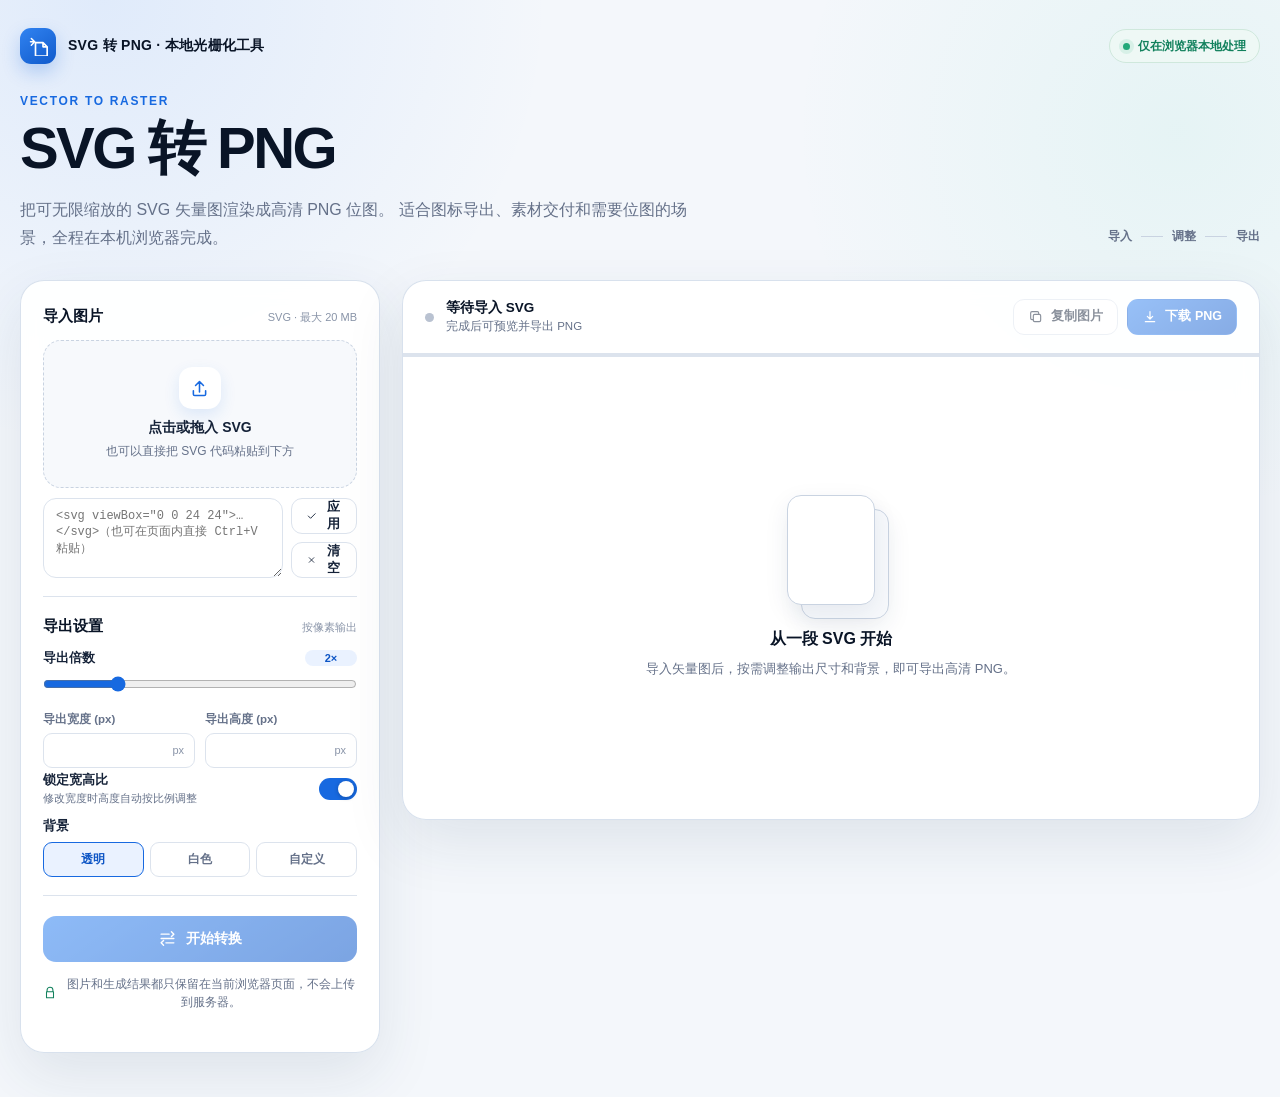
<file: app/static/tools/image-convert/svg-to-png.html>
<!doctype html>
<html lang="zh-CN">
<head>
  <meta charset="UTF-8">
  <meta name="viewport" content="width=device-width, initial-scale=1">
  <meta name="description" content="在浏览器本地把 SVG 矢量图转换为高清 PNG 位图。">
  <meta name="theme-color" content="#f4f7fb">
  <link rel="icon" href="data:image/svg+xml,%3Csvg xmlns='http://www.w3.org/2000/svg' viewBox='0 0 32 32'%3E%3Crect width='32' height='32' rx='9' fill='%231769e0'/%3E%3Cpath d='M9 8h9l5 5v11H9zM18 8v5h5' fill='none' stroke='white' stroke-width='2' stroke-linejoin='round'/%3E%3C/svg%3E">
  <title>SVG 转 PNG · 本地光栅化工具</title>
  <style>
    :root {
      color-scheme: light;
      --bg: #f4f7fb;
      --surface: rgba(255, 255, 255, 0.94);
      --surface-solid: #ffffff;
      --surface-soft: #f7f9fc;
      --ink: #152238;
      --ink-strong: #091426;
      --muted: #657189;
      --muted-light: #8994a8;
      --line: #dce3ed;
      --line-strong: #c9d3e1;
      --brand: #1769e0;
      --brand-dark: #0d55c5;
      --brand-soft: #eaf2ff;
      --success: #12815d;
      --success-soft: #e7f7f0;
      --danger: #cf3f4f;
      --shadow: 0 22px 60px rgba(31, 55, 90, 0.1);
      --shadow-soft: 0 8px 24px rgba(31, 55, 90, 0.08);
      --radius-xl: 24px;
      --radius-lg: 18px;
      --radius-md: 13px;
      --radius-sm: 9px;
    }

    * { box-sizing: border-box; }
    [hidden] { display: none !important; }
    html { min-width: 320px; background: var(--bg); }
    body {
      min-height: 100vh;
      margin: 0;
      color: var(--ink);
      background:
        radial-gradient(circle at 8% 0%, rgba(45, 127, 249, 0.1), transparent 28rem),
        radial-gradient(circle at 92% 12%, rgba(60, 205, 171, 0.08), transparent 24rem),
        var(--bg);
      font-family: Inter, ui-sans-serif, -apple-system, BlinkMacSystemFont, "Segoe UI",
        "PingFang SC", "Hiragino Sans GB", "Microsoft YaHei", sans-serif;
      -webkit-font-smoothing: antialiased;
    }
    button, input, select, textarea { font: inherit; }
    button, input, select, summary, [role="button"] { -webkit-tap-highlight-color: transparent; }
    button { border: 0; }

    .app-shell { width: min(1480px, calc(100% - 40px)); margin: 0 auto; padding: 28px 0 44px; }
    .topbar { display: flex; align-items: center; justify-content: space-between; gap: 20px; margin-bottom: 30px; }
    .brand { display: inline-flex; align-items: center; gap: 12px; color: var(--ink-strong); font-size: 14px; font-weight: 760; letter-spacing: 0.02em; }
    .brand-mark { display: grid; width: 36px; height: 36px; place-items: center; border-radius: 11px; color: #fff; background: linear-gradient(145deg, #3183f1, #105acb); box-shadow: 0 8px 18px rgba(23, 105, 224, 0.25); }
    .brand-mark svg { width: 20px; height: 20px; }
    .privacy-pill { display: inline-flex; align-items: center; gap: 8px; min-height: 34px; padding: 0 13px; border: 1px solid #cfe8dc; border-radius: 999px; color: var(--success); background: rgba(239, 250, 245, 0.86); font-size: 12px; font-weight: 700; }
    .privacy-pill::before { width: 7px; height: 7px; border-radius: 50%; background: #22a879; box-shadow: 0 0 0 4px rgba(34, 168, 121, 0.11); content: ""; }

    .hero { display: flex; align-items: flex-end; justify-content: space-between; gap: 30px; margin-bottom: 28px; }
    .hero-copy { max-width: 760px; }
    .eyebrow { margin: 0 0 10px; color: var(--brand); font-size: 12px; font-weight: 800; letter-spacing: 0.14em; text-transform: uppercase; }
    h1 { margin: 0; color: var(--ink-strong); font-size: clamp(34px, 5vw, 58px); font-weight: 820; letter-spacing: -0.045em; line-height: 1.05; }
    .hero-description { max-width: 680px; margin: 17px 0 0; color: var(--muted); font-size: 16px; line-height: 1.75; }
    .hero-steps { display: flex; align-items: center; gap: 9px; flex: 0 0 auto; padding-bottom: 7px; color: var(--muted); font-size: 12px; font-weight: 690; }
    .hero-steps span { display: inline-flex; align-items: center; gap: 7px; white-space: nowrap; }
    .hero-steps i { width: 22px; height: 1px; background: var(--line-strong); }

    .workspace { display: grid; grid-template-columns: 360px minmax(0, 1fr); gap: 22px; align-items: start; }
    .card { border: 1px solid rgba(212, 222, 236, 0.9); border-radius: var(--radius-xl); background: var(--surface); box-shadow: var(--shadow); backdrop-filter: blur(10px); }
    .control-card { padding: 22px; position: sticky; top: 20px; }
    .card-section { padding: 4px 0 18px; }
    .card-section + .card-section { border-top: 1px solid var(--line); padding-top: 20px; }
    .section-heading { display: flex; align-items: baseline; justify-content: space-between; gap: 10px; margin-bottom: 14px; }
    .section-heading h2 { margin: 0; color: var(--ink-strong); font-size: 15px; font-weight: 800; }
    .section-note { color: var(--muted-light); font-size: 11px; }

    .dropzone { position: relative; display: grid; place-items: center; min-height: 148px; padding: 22px; border: 1.5px dashed var(--line-strong); border-radius: var(--radius-lg); background: var(--surface-soft); color: var(--muted); text-align: center; cursor: pointer; transition: border-color .15s, background .15s; }
    .dropzone:hover, .dropzone.is-dragover { border-color: var(--brand); background: var(--brand-soft); }
    .dropzone input { position: absolute; width: 1px; height: 1px; opacity: 0; }
    .dropzone-inner strong { display: block; margin: 10px 0 4px; color: var(--ink); font-size: 14px; }
    .dropzone-inner small { color: var(--muted); font-size: 12px; }
    .upload-icon { display: grid; width: 42px; height: 42px; margin: 0 auto; place-items: center; border-radius: 13px; color: var(--brand); background: #fff; box-shadow: 0 6px 16px rgba(23, 105, 224, 0.12); }
    .upload-icon svg { width: 21px; height: 21px; }

    .file-card { display: flex; align-items: center; gap: 12px; padding: 10px; border: 1px solid var(--line); border-radius: var(--radius-md); background: var(--surface-solid); }
    .file-card + .paste-card { margin-top: 10px; }
    .file-thumb { width: 44px; height: 44px; flex: none; display: grid; place-items: center; border-radius: 10px; background: var(--surface-soft); overflow: hidden; }
    .file-thumb img { max-width: 100%; max-height: 100%; }
    .file-copy { min-width: 0; flex: 1; }
    .file-name { overflow: hidden; color: var(--ink); font-size: 12.5px; font-weight: 700; text-overflow: ellipsis; white-space: nowrap; }
    .file-meta { margin-top: 3px; color: var(--muted); font-size: 11px; }
    .icon-button { display: grid; width: 30px; height: 30px; flex: none; place-items: center; border-radius: 9px; color: var(--muted); background: transparent; cursor: pointer; }
    .icon-button:hover { color: var(--danger); background: #fdeef0; }
    .icon-button svg { width: 16px; height: 16px; }

    .paste-card { display: flex; gap: 8px; align-items: stretch; }
    .paste-card textarea { width: 100%; min-height: 78px; resize: vertical; padding: 10px 12px; border: 1px solid var(--line); border-radius: var(--radius-md); outline: none; color: var(--ink); background: var(--surface-solid); font-size: 12px; font-family: ui-monospace, SFMono-Regular, Consolas, monospace; }
    .paste-card textarea:focus { border-color: var(--brand); box-shadow: 0 0 0 3px rgba(23, 105, 224, 0.12); }
    .paste-actions { display: flex; flex-direction: column; gap: 8px; }

    .control { margin-bottom: 14px; }
    .control:last-child { margin-bottom: 0; }
    .control-top { display: flex; align-items: center; justify-content: space-between; gap: 8px; margin-bottom: 7px; }
    .control-label { color: var(--ink); font-size: 12.5px; font-weight: 700; }
    .value-badge { min-width: 52px; padding: 2px 8px; border-radius: 999px; color: var(--brand-dark); background: var(--brand-soft); font-size: 11px; font-weight: 700; text-align: center; }
    input[type="range"] { width: 100%; height: 20px; margin: 0; accent-color: var(--brand); cursor: pointer; }

    .size-grid { display: grid; grid-template-columns: 1fr 1fr; gap: 10px; }
    .size-grid label { display: block; }
    .size-grid .field-label { display: block; margin-bottom: 6px; color: var(--muted); font-size: 11.5px; font-weight: 600; }
    .number-field { display: flex; align-items: center; border: 1px solid var(--line); border-radius: var(--radius-sm); background: var(--surface-solid); overflow: hidden; }
    .number-field input { width: 100%; min-width: 0; padding: 9px 10px; border: 0; outline: 0; color: var(--ink); background: transparent; font-size: 13px; font-weight: 700; }
    .number-field span { padding-right: 10px; color: var(--muted-light); font-size: 11px; }

    .switch-row { display: flex; align-items: center; justify-content: space-between; gap: 10px; margin: 4px 0 12px; }
    .switch-copy strong { display: block; color: var(--ink); font-size: 12.5px; }
    .switch-copy span { display: block; margin-top: 2px; color: var(--muted); font-size: 11px; }
    .switch { position: relative; display: inline-flex; flex: none; }
    .switch input { position: absolute; width: 1px; height: 1px; opacity: 0; }
    .switch-ui { display: block; width: 38px; height: 22px; border-radius: 999px; background: #d3dae6; transition: background .15s; cursor: pointer; }
    .switch-ui::after { display: block; width: 16px; height: 16px; margin: 3px; border-radius: 50%; background: #fff; box-shadow: 0 1px 4px rgba(0, 0, 0, .25); content: ""; transition: transform .15s; }
    .switch input:checked + .switch-ui { background: var(--brand); }
    .switch input:checked + .switch-ui::after { transform: translateX(16px); }
    .switch input:focus-visible + .switch-ui { box-shadow: 0 0 0 3px rgba(23, 105, 224, .25); }

    .segmented { display: flex; gap: 6px; }
    .segmented button { flex: 1; padding: 8px 6px; border: 1px solid var(--line); border-radius: var(--radius-sm); color: var(--muted); background: var(--surface-solid); font-size: 12px; font-weight: 650; cursor: pointer; }
    .segmented button.is-active { border-color: var(--brand); color: var(--brand-dark); background: var(--brand-soft); }
    .color-row { display: flex; align-items: center; gap: 10px; margin-top: 10px; }
    .color-row input[type="color"] { width: 44px; height: 34px; padding: 2px; border: 1px solid var(--line); border-radius: 9px; background: var(--surface-solid); cursor: pointer; }
    .color-row span { color: var(--muted); font-size: 11.5px; }

    .action-section { border-top: 1px solid var(--line); padding-top: 18px; }
    .primary-button { display: inline-flex; align-items: center; justify-content: center; gap: 9px; width: 100%; min-height: 46px; border-radius: 13px; color: #fff; background: linear-gradient(145deg, #3183f1, #105acb); box-shadow: 0 10px 22px rgba(23, 105, 224, .3); font-size: 14px; font-weight: 800; cursor: pointer; transition: transform .12s, box-shadow .12s, opacity .12s; }
    .primary-button:hover:not(:disabled) { transform: translateY(-1px); box-shadow: 0 13px 26px rgba(23, 105, 224, .34); }
    .primary-button:disabled { opacity: .55; cursor: not-allowed; box-shadow: none; }
    .primary-button svg { width: 19px; height: 19px; }
    .local-note { display: flex; align-items: center; justify-content: center; gap: 7px; margin: 13px 0 0; color: var(--muted); font-size: 11.5px; line-height: 1.6; text-align: center; }
    .local-note svg { width: 14px; height: 14px; flex: none; color: var(--success); }

    .result-card { min-height: 540px; overflow: hidden; display: flex; flex-direction: column; }
    .result-header { display: flex; align-items: center; justify-content: space-between; gap: 16px; padding: 18px 22px; border-bottom: 1px solid var(--line); }
    .result-title { display: flex; align-items: center; gap: 12px; min-width: 0; }
    .status-dot { width: 9px; height: 9px; flex: none; border-radius: 50%; background: #b9c2d1; }
    .result-title strong { display: block; color: var(--ink-strong); font-size: 13.5px; }
    .result-title span { display: block; margin-top: 2px; color: var(--muted); font-size: 11.5px; }
    .result-actions { display: flex; gap: 9px; flex: none; }
    .secondary-button { display: inline-flex; align-items: center; gap: 7px; min-height: 36px; padding: 0 14px; border: 1px solid var(--line); border-radius: 11px; color: var(--ink); background: var(--surface-solid); font-size: 12.5px; font-weight: 700; cursor: pointer; }
    .secondary-button:hover { border-color: var(--line-strong); background: var(--surface-soft); }
    .secondary-button.is-primary { border-color: transparent; color: #fff; background: linear-gradient(145deg, #3183f1, #105acb); }
    .secondary-button.is-primary:hover { background: linear-gradient(145deg, #2778ec, #0b4fb8); }
    .secondary-button:disabled { opacity: .5; cursor: not-allowed; }
    .secondary-button svg { width: 16px; height: 16px; }

    .progress-track { height: 3px; background: var(--line); }
    .progress-bar { width: 0; height: 100%; background: linear-gradient(90deg, #3183f1, #3fc8a0); transition: width .2s; }

    .result-body { min-height: 0; flex: 1; display: flex; flex-direction: column; }
    .empty-state { flex: 1; display: grid; place-items: center; padding: 60px 24px; }
    .empty-state > div { max-width: 430px; text-align: center; }
    .empty-visual { position: relative; display: inline-block; margin-bottom: 20px; }
    .empty-sheet { width: 88px; height: 110px; border: 1.5px solid var(--line-strong); border-radius: 14px; background: var(--surface-solid); box-shadow: var(--shadow-soft); }
    .empty-sheet + .empty-sheet { position: absolute; inset: 14px -14px -10px 14px; z-index: -1; background: var(--surface-soft); }
    .empty-copy strong { display: block; color: var(--ink-strong); font-size: 16px; }
    .empty-copy p { margin: 8px 0 0; color: var(--muted); font-size: 13px; line-height: 1.7; }

    .result-content { flex: 1; display: flex; flex-direction: column; min-height: 0; }
    .toolbar { display: flex; align-items: center; justify-content: space-between; gap: 12px; padding: 13px 22px 0; }
    .tabs { display: inline-flex; gap: 4px; padding: 3px; border-radius: 11px; background: var(--surface-soft); }
    .tab-button { padding: 7px 14px; border-radius: 8px; color: var(--muted); background: transparent; font-size: 12.5px; font-weight: 700; cursor: pointer; }
    .tab-button.is-active { color: var(--ink-strong); background: var(--surface-solid); box-shadow: 0 2px 8px rgba(31, 55, 90, .1); }
    .view-options { display: flex; gap: 5px; }
    .view-button { display: grid; width: 31px; height: 31px; place-items: center; border: 1px solid var(--line); border-radius: 9px; color: var(--muted); background: var(--surface-solid); cursor: pointer; }
    .view-button.is-active { border-color: var(--brand); color: var(--brand); background: var(--brand-soft); }
    .view-button svg { width: 16px; height: 16px; }

    .tab-panel { display: none; flex: 1; min-height: 0; padding: 16px 22px 22px; }
    .tab-panel.is-active { display: flex; flex-direction: column; }
    .compare-grid { flex: 1; display: grid; grid-template-columns: 1fr 1fr; gap: 16px; min-height: 0; }
    .preview-card { display: flex; flex-direction: column; min-height: 0; margin: 0; }
    .preview-card figcaption { display: flex; align-items: baseline; justify-content: space-between; gap: 8px; padding: 0 2px 8px; color: var(--ink); font-size: 12.5px; font-weight: 750; }
    .preview-card figcaption span { color: var(--muted-light); font-size: 11px; font-weight: 600; }
    .canvas-surface { position: relative; flex: 1; min-height: 260px; display: grid; place-items: center; overflow: auto; border: 1px solid var(--line); border-radius: var(--radius-md); background: repeating-conic-gradient(#f2f4f8 0% 25%, #ffffff 0% 50%) 0 0 / 20px 20px; }
    .canvas-surface img { max-width: 100%; max-height: 100%; object-fit: contain; }
    .canvas-surface.is-dark { background: #1b2434; }
    .canvas-surface.is-dark img { filter: invert(1) hue-rotate(180deg); }
    .canvas-surface .dimension-hint { position: absolute; right: 8px; bottom: 8px; padding: 3px 8px; border-radius: 8px; color: #fff; background: rgba(21, 34, 56, .72); font-size: 10.5px; pointer-events: none; }
    .processing-overlay { position: absolute; inset: 0; display: grid; place-items: center; background: rgba(247, 249, 252, .82); }
    .processing-copy { text-align: center; }
    .spinner { width: 30px; height: 30px; margin: 0 auto 10px; border: 3px solid var(--line); border-top-color: var(--brand); border-radius: 50%; animation: spin .8s linear infinite; }
    @keyframes spin { to { transform: rotate(360deg); } }
    .processing-copy strong { display: block; color: var(--ink); font-size: 13px; }
    .processing-copy span { display: block; margin-top: 4px; color: var(--muted); font-size: 11.5px; }

    .stats-grid { display: grid; grid-template-columns: repeat(5, 1fr); gap: 9px; margin-top: 14px; }
    .stat { padding: 10px 12px; border: 1px solid var(--line); border-radius: var(--radius-sm); background: var(--surface-solid); }
    .stat span { display: block; color: var(--muted); font-size: 10.5px; font-weight: 600; }
    .stat strong { display: block; margin-top: 4px; overflow: hidden; color: var(--ink-strong); font-size: 13px; text-overflow: ellipsis; white-space: nowrap; }

    .code-wrap { flex: 1; min-height: 300px; border: 1px solid var(--line); border-radius: var(--radius-md); overflow: hidden; }
    .code-wrap textarea { width: 100%; height: 100%; min-height: 300px; padding: 14px; border: 0; outline: 0; resize: none; color: #dce6f5; background: #131c2b; font-size: 12px; line-height: 1.55; font-family: ui-monospace, SFMono-Regular, Consolas, monospace; }
    .code-meta { display: flex; justify-content: space-between; gap: 10px; margin-top: 10px; color: var(--muted); font-size: 11px; }

    .toast { position: fixed; left: 50%; bottom: 30px; z-index: 50; transform: translateX(-50%) translateY(10px); max-width: min(480px, calc(100% - 40px)); padding: 11px 18px; border-radius: 12px; color: #fff; background: #1b2536; box-shadow: 0 12px 30px rgba(11, 20, 38, .35); font-size: 12.5px; opacity: 0; pointer-events: none; transition: opacity .2s, transform .2s; }
    .toast.is-visible { opacity: 1; transform: translateX(-50%) translateY(0); }
    .toast.is-error { background: #b33845; }

    @media (max-width: 1080px) {
      .workspace { grid-template-columns: 1fr; }
      .control-card { position: static; }
      .compare-grid { grid-template-columns: 1fr; }
    }
    @media (max-width: 760px) {
      .app-shell { width: min(100% - 24px, 1480px); padding-top: 18px; }
      .hero { align-items: flex-start; flex-direction: column; gap: 16px; }
      .hero-steps { display: none; }
      .result-header { align-items: flex-start; flex-direction: column; }
      .result-actions { width: 100%; }
      .result-actions .secondary-button { flex: 1; justify-content: center; }
      .stats-grid { grid-template-columns: repeat(2, 1fr); }
    }
  </style>
</head>
<body>
  <div class="app-shell">
    <header class="topbar">
      <div class="brand">
        <span class="brand-mark">
          <svg viewBox="0 0 24 24" fill="none" aria-hidden="true">
            <path d="M9 8h9l5 5v11H9zM18 8v5h5" fill="none" stroke="currentColor" stroke-width="2" stroke-linejoin="round"/>
            <path d="m4 3 4 4m0 0L4 11m4-4H3" stroke="currentColor" stroke-width="1.8" stroke-linecap="round" stroke-linejoin="round"/>
          </svg>
        </span>
        <span>SVG 转 PNG · 本地光栅化工具</span>
      </div>
      <div class="privacy-pill" title="图片不会上传到服务器">
        <span>仅在浏览器本地处理</span>
      </div>
    </header>

    <section class="hero" aria-labelledby="pageTitle">
      <div class="hero-copy">
        <p class="eyebrow">Vector to raster</p>
        <h1 id="pageTitle">SVG 转 PNG</h1>
        <p class="hero-description">
          把可无限缩放的 SVG 矢量图渲染成高清 PNG 位图。
          适合图标导出、素材交付和需要位图的场景，全程在本机浏览器完成。
        </p>
      </div>
      <div class="hero-steps" aria-hidden="true">
        <span>导入</span><i></i>
        <span>调整</span><i></i>
        <span>导出</span>
      </div>
    </section>

    <section class="workspace">
      <aside class="card control-card" aria-label="转换设置">
        <div class="card-section">
          <div class="section-heading">
            <h2>导入图片</h2>
            <span class="section-note">SVG · 最大 20 MB</span>
          </div>

          <div class="dropzone" id="dropzone" role="button" tabindex="0" aria-label="选择或拖入 SVG 文件">
            <input id="fileInput" type="file" accept=".svg,image/svg+xml">
            <div class="dropzone-inner">
              <span class="upload-icon" aria-hidden="true">
                <svg viewBox="0 0 24 24" fill="none">
                  <path d="M12 16V4m0 0L7.5 8.5M12 4l4.5 4.5M5 14.5v4A1.5 1.5 0 0 0 6.5 20h11a1.5 1.5 0 0 0 1.5-1.5v-4" stroke="currentColor" stroke-width="1.8" stroke-linecap="round" stroke-linejoin="round"/>
                </svg>
              </span>
              <strong>点击或拖入 SVG</strong>
              <small>也可以直接把 SVG 代码粘贴到下方</small>
            </div>
          </div>

          <div class="file-card" id="fileCard" hidden>
            <div class="file-thumb"><img id="fileThumb" alt=""></div>
            <div class="file-copy">
              <div class="file-name" id="fileName"></div>
              <div class="file-meta" id="fileMeta"></div>
            </div>
            <button class="icon-button" id="clearFile" type="button" title="移除文件" aria-label="移除文件">
              <svg viewBox="0 0 24 24" fill="none" aria-hidden="true">
                <path d="m7 7 10 10M17 7 7 17" stroke="currentColor" stroke-width="1.8" stroke-linecap="round"/>
              </svg>
            </button>
          </div>

          <div class="paste-card" id="pasteCard">
            <textarea id="svgCode" spellcheck="false" placeholder="&lt;svg viewBox=&quot;0 0 24 24&quot;&gt;…&lt;/svg&gt;（也可在页面内直接 Ctrl+V 粘贴）"></textarea>
            <div class="paste-actions">
              <button class="secondary-button" id="applyCodeButton" type="button" title="解析粘贴的 SVG 代码">
                <svg viewBox="0 0 24 24" fill="none" aria-hidden="true">
                  <path d="m5 12 5 5L20 7" stroke="currentColor" stroke-width="2" stroke-linecap="round" stroke-linejoin="round"/>
                </svg>
                应用
              </button>
              <button class="secondary-button" id="clearCodeButton" type="button" title="清空代码">
                <svg viewBox="0 0 24 24" fill="none" aria-hidden="true">
                  <path d="m7 7 10 10M17 7 7 17" stroke="currentColor" stroke-width="1.8" stroke-linecap="round"/>
                </svg>
                清空
              </button>
            </div>
          </div>
        </div>

        <div class="card-section">
          <div class="section-heading">
            <h2>导出设置</h2>
            <span class="section-note">按像素输出</span>
          </div>

          <div class="control">
            <div class="control-top">
              <label class="control-label" for="outputScale">导出倍数</label>
              <output class="value-badge" id="scaleValue" for="outputScale">2×</output>
            </div>
            <input id="outputScale" type="range" min="0.25" max="8" step="0.25" value="2">
          </div>

          <div class="size-grid">
            <label>
              <span class="field-label">导出宽度 (px)</span>
              <span class="number-field"><input id="outputWidth" type="number" min="8" max="16384" step="1" inputmode="numeric"><span>px</span></span>
            </label>
            <label>
              <span class="field-label">导出高度 (px)</span>
              <span class="number-field"><input id="outputHeight" type="number" min="8" max="16384" step="1" inputmode="numeric"><span>px</span></span>
            </label>
          </div>

          <div class="switch-row">
            <div class="switch-copy">
              <strong>锁定宽高比</strong>
              <span>修改宽度时高度自动按比例调整</span>
            </div>
            <label class="switch">
              <input id="keepRatio" type="checkbox" checked>
              <span class="switch-ui"></span>
            </label>
          </div>

          <div class="control">
            <div class="control-top">
              <label class="control-label">背景</label>
            </div>
            <div class="segmented" role="group" aria-label="导出背景">
              <button type="button" data-bg="transparent" class="is-active">透明</button>
              <button type="button" data-bg="white">白色</button>
              <button type="button" data-bg="custom">自定义</button>
            </div>
            <div class="color-row" id="customColorRow" hidden>
              <input id="backgroundColor" type="color" value="#ffffff" aria-label="背景颜色">
              <span>PNG 不支持真正的透明渐变，纯色背景最稳妥</span>
            </div>
          </div>
        </div>

        <div class="card-section action-section">
          <button class="primary-button" id="convertButton" type="button" disabled>
            <svg viewBox="0 0 24 24" fill="none" aria-hidden="true">
              <path d="M4 6.5h10M4 12h16M10 17.5h10M17 3.5l3 3-3 3M7 14.5l-3 3 3 3" stroke="currentColor" stroke-width="1.8" stroke-linecap="round" stroke-linejoin="round"/>
            </svg>
            <span>开始转换</span>
          </button>
          <p class="local-note">
            <svg viewBox="0 0 24 24" fill="none" aria-hidden="true">
              <path d="M7 10V7a5 5 0 0 1 10 0v3M6 10h12v10H6V10Z" stroke="currentColor" stroke-width="1.8" stroke-linecap="round" stroke-linejoin="round"/>
            </svg>
            图片和生成结果都只保留在当前浏览器页面，不会上传到服务器。
          </p>
        </div>
      </aside>

      <section class="card result-card" id="resultCard" aria-label="转换结果">
        <header class="result-header">
          <div class="result-title">
            <span class="status-dot" id="statusDot" aria-hidden="true"></span>
            <div>
              <strong id="resultStatus">等待导入 SVG</strong>
              <span id="resultSubstatus">完成后可预览并导出 PNG</span>
            </div>
          </div>
          <div class="result-actions">
            <button class="secondary-button" id="copyPngButton" type="button" disabled>
              <svg viewBox="0 0 24 24" fill="none" aria-hidden="true">
                <rect x="8" y="8" width="11" height="11" rx="2" stroke="currentColor" stroke-width="1.7"/>
                <path d="M16 8V6a2 2 0 0 0-2-2H6a2 2 0 0 0-2 2v8a2 2 0 0 0 2 2h2" stroke="currentColor" stroke-width="1.7"/>
              </svg>
              复制图片
            </button>
            <button class="secondary-button is-primary" id="downloadButton" type="button" disabled>
              <svg viewBox="0 0 24 24" fill="none" aria-hidden="true">
                <path d="M12 4v11m0 0 4-4m-4 4-4-4M5 19h14" stroke="currentColor" stroke-width="1.8" stroke-linecap="round" stroke-linejoin="round"/>
              </svg>
              下载 PNG
            </button>
          </div>
        </header>

        <div class="progress-track" id="progressTrack" aria-hidden="true">
          <div class="progress-bar" id="progressBar"></div>
        </div>

        <div class="result-body">
          <div class="empty-state" id="emptyState">
            <div>
              <div class="empty-visual" aria-hidden="true">
                <div class="empty-sheet"></div>
                <div class="empty-sheet">
                  <svg viewBox="0 0 48 48" fill="none">
                    <rect x="10" y="8" width="28" height="32" rx="4" stroke="currentColor" stroke-width="2" stroke-linejoin="round"/>
                    <path d="M17 18h14M17 24h14M17 30h8" stroke="currentColor" stroke-width="2" stroke-linecap="round"/>
                  </svg>
                </div>
              </div>
              <div class="empty-copy">
                <strong>从一段 SVG 开始</strong>
                <p>导入矢量图后，按需调整输出尺寸和背景，即可导出高清 PNG。</p>
              </div>
            </div>
          </div>

          <div class="result-content" id="resultContent" hidden>
            <div class="toolbar">
              <div class="tabs" role="tablist" aria-label="结果视图">
                <button class="tab-button is-active" id="previewTab" type="button" role="tab" aria-selected="true" data-tab="preview">对比预览</button>
                <button class="tab-button" id="codeTab" type="button" role="tab" aria-selected="false" data-tab="code">SVG 源码</button>
              </div>
              <div class="view-options" id="viewOptions" aria-label="预览选项">
                <button class="view-button is-active" type="button" data-bg="checker" title="透明网格" aria-label="透明网格">
                  <svg viewBox="0 0 24 24" fill="none" aria-hidden="true">
                    <path d="M4 4h16v16H4V4Zm0 8h16M12 4v16M4 4l8 8m0-8 8 8m-8 0 8 8m-16-8 8 8" stroke="currentColor" stroke-width="1.2"/>
                  </svg>
                </button>
                <button class="view-button" type="button" data-bg="white" title="白色背景" aria-label="白色背景">
                  <svg viewBox="0 0 24 24" fill="none" aria-hidden="true">
                    <rect x="4" y="4" width="16" height="16" rx="2" fill="currentColor" opacity=".16" stroke="currentColor" stroke-width="1.5"/>
                  </svg>
                </button>
                <button class="view-button" type="button" data-bg="dark" title="深色背景" aria-label="深色背景">
                  <svg viewBox="0 0 24 24" fill="none" aria-hidden="true">
                    <rect x="4" y="4" width="16" height="16" rx="2" fill="currentColor" stroke="currentColor" stroke-width="1.5"/>
                  </svg>
                </button>
              </div>
            </div>

            <div class="tab-panel preview-panel is-active" id="previewPanel" role="tabpanel" aria-labelledby="previewTab">
              <div class="compare-grid">
                <figure class="preview-card">
                  <figcaption>原始 SVG <span id="sourceCaption"></span></figcaption>
                  <div class="canvas-surface" id="sourceSurface"><img id="sourcePreview" alt="原始 SVG 预览"></div>
                </figure>
                <figure class="preview-card">
                  <figcaption>导出 PNG <span id="pngCaption"></span></figcaption>
                  <div class="canvas-surface" id="pngSurface">
                    <img id="pngPreview" alt="导出的 PNG 预览">
                    <div class="processing-overlay" id="processingOverlay" hidden>
                      <div class="processing-copy">
                        <div class="spinner" aria-hidden="true"></div>
                        <strong id="processingTitle">正在渲染</strong>
                        <span id="processingLabel">准备画布…</span>
                      </div>
                    </div>
                  </div>
                </figure>
              </div>

              <div class="stats-grid" aria-label="转换统计">
                <div class="stat"><span>源尺寸</span><strong id="statSource">—</strong></div>
                <div class="stat"><span>输出尺寸</span><strong id="statOutput">—</strong></div>
                <div class="stat"><span>像素总量</span><strong id="statPixels">—</strong></div>
                <div class="stat"><span>PNG 大小</span><strong id="statSize">—</strong></div>
                <div class="stat"><span>SVG 大小</span><strong id="statSvgSize">—</strong></div>
              </div>
            </div>

            <div class="tab-panel code-panel" id="codePanel" role="tabpanel" aria-labelledby="codeTab">
              <div class="code-wrap">
                <textarea id="svgOutput" readonly spellcheck="false" aria-label="SVG 源码"></textarea>
              </div>
              <div class="code-meta">
                <span>这是将写入 PNG 的最终 SVG（已自动补充尺寸与命名空间）</span>
                <span id="codeSize">0 B</span>
              </div>
            </div>
          </div>
        </div>
      </section>
    </section>
  </div>

  <div class="toast" id="toast" role="status" aria-live="polite"></div>

  <noscript>这个工具需要启用 JavaScript 才能完成图片转换。</noscript>

  <script>
    (function () {
      "use strict";

      var SVG_NS = "http://www.w3.org/2000/svg";
      var MAX_PIXELS = 4096 * 4096 * 4;
      var MAX_FILE_BYTES = 20 * 1024 * 1024;

      var elements = {
        dropzone: document.getElementById("dropzone"),
        fileInput: document.getElementById("fileInput"),
        fileCard: document.getElementById("fileCard"),
        fileThumb: document.getElementById("fileThumb"),
        fileName: document.getElementById("fileName"),
        fileMeta: document.getElementById("fileMeta"),
        clearFile: document.getElementById("clearFile"),
        svgCode: document.getElementById("svgCode"),
        applyCodeButton: document.getElementById("applyCodeButton"),
        clearCodeButton: document.getElementById("clearCodeButton"),
        outputScale: document.getElementById("outputScale"),
        scaleValue: document.getElementById("scaleValue"),
        outputWidth: document.getElementById("outputWidth"),
        outputHeight: document.getElementById("outputHeight"),
        keepRatio: document.getElementById("keepRatio"),
        backgroundColor: document.getElementById("backgroundColor"),
        customColorRow: document.getElementById("customColorRow"),
        convertButton: document.getElementById("convertButton"),
        resultStatus: document.getElementById("resultStatus"),
        resultSubstatus: document.getElementById("resultSubstatus"),
        statusDot: document.getElementById("statusDot"),
        progressBar: document.getElementById("progressBar"),
        emptyState: document.getElementById("emptyState"),
        resultContent: document.getElementById("resultContent"),
        sourcePreview: document.getElementById("sourcePreview"),
        sourceCaption: document.getElementById("sourceCaption"),
        sourceSurface: document.getElementById("sourceSurface"),
        pngPreview: document.getElementById("pngPreview"),
        pngCaption: document.getElementById("pngCaption"),
        pngSurface: document.getElementById("pngSurface"),
        processingOverlay: document.getElementById("processingOverlay"),
        processingTitle: document.getElementById("processingTitle"),
        processingLabel: document.getElementById("processingLabel"),
        copyPngButton: document.getElementById("copyPngButton"),
        downloadButton: document.getElementById("downloadButton"),
        statSource: document.getElementById("statSource"),
        statOutput: document.getElementById("statOutput"),
        statPixels: document.getElementById("statPixels"),
        statSize: document.getElementById("statSize"),
        statSvgSize: document.getElementById("statSvgSize"),
        svgOutput: document.getElementById("svgOutput"),
        codeSize: document.getElementById("codeSize"),
        toast: document.getElementById("toast"),
      };

      var state = {
        sourceText: "",
        baseWidth: 0,
        baseHeight: 0,
        viewBox: null,
        fileName: "",
        parsedRoot: null,
        sourceUrl: "",
        pngUrl: "",
        pngBlob: null,
        converting: false,
        toastTimer: 0,
      };

      var UNIT_TO_PX = { px: 1, pt: 96 / 72, pc: 16, in: 96, cm: 96 / 2.54, mm: 96 / 25.4, em: 16, ex: 8 };

      function $(id) { return document.getElementById(id); }
      function clamp(value, min, max) { return Math.max(min, Math.min(max, value)); }
      function formatBytes(bytes) {
        if (!bytes && bytes !== 0) return "—";
        if (bytes < 1024) return bytes + " B";
        if (bytes < 1024 * 1024) return (bytes / 1024).toFixed(1) + " KB";
        return (bytes / 1024 / 1024).toFixed(2) + " MB";
      }
      function formatNumber(value) {
        if (value === null || value === undefined || Number.isNaN(value)) return "—";
        return Math.round(value * 10) / 10;
      }
      function escapeXml(value) {
        return String(value)
          .replace(/&/g, "&amp;")
          .replace(/</g, "&lt;")
          .replace(/>/g, "&gt;")
          .replace(/"/g, "&quot;");
      }
      function sanitizeFileName(value) {
        return String(value || "svg")
          .replace(/\.svg$/i, "")
          .replace(/[<>:"/\\|?*\u0000-\u001f]/g, "_").trim() || "svg";
      }

      function showToast(message, isError) {
        clearTimeout(state.toastTimer);
        elements.toast.textContent = message;
        elements.toast.classList.toggle("is-error", !!isError);
        elements.toast.classList.add("is-visible");
        state.toastTimer = setTimeout(function () {
          elements.toast.classList.remove("is-visible");
        }, 3200);
      }

      function setProgress(percent) {
        elements.progressBar.style.width = Math.max(0, Math.min(100, percent)) + "%";
      }
      function setBusy(busy, label) {
        elements.convertButton.disabled = busy || !state.sourceText;
        elements.convertButton.querySelector("span").textContent = busy ? (label || "转换中…") : "开始转换";
        elements.processingOverlay.hidden = !busy;
      }
      function setStatus(title, subtitle, type) {
        elements.resultStatus.textContent = title;
        elements.resultSubstatus.textContent = subtitle || "";
        elements.statusDot.style.background = type === "success" ? "#1fae7c"
          : type === "error" ? "#cf3f4f"
          : type === "busy" ? "#f0a63c"
          : "#b9c2d1";
      }

      function parseLength(value) {
        if (value === null || value === undefined) return 0;
        var text = String(value).trim();
        var match = /^([+-]?(?:\d+\.?\d*|\.\d+))(px|pt|pc|in|cm|mm|em|ex)?$/.exec(text);
        if (!match) return 0;
        var number = parseFloat(match[1]);
        var unit = match[2] || "px";
        return number * (UNIT_TO_PX[unit] || 1);
      }

      function parseSvg(text) {
        var parser = new DOMParser();
        var doc = parser.parseFromString(text, "image/svg+xml");
        if (doc.querySelector("parsererror")) {
          throw new Error("SVG 解析失败：文档格式不正确。");
        }
        var root = doc.documentElement;
        if (!root || root.tagName.toLowerCase() !== "svg") {
          throw new Error("没有找到 <svg> 根元素。");
        }
        if (!root.getAttribute("xmlns")) {
          root.setAttribute("xmlns", SVG_NS);
        }
        var width = parseLength(root.getAttribute("width"));
        var height = parseLength(root.getAttribute("height"));
        var viewBox = root.getAttribute("viewBox");
        var viewBoxParts = null;
        if (viewBox) {
          var parts = viewBox.trim().split(/[\s,]+/).map(parseFloat);
          if (parts.length === 4 && parts.every(function (n) { return !Number.isNaN(n); })) {
            viewBoxParts = { x: parts[0], y: parts[1], width: parts[2], height: parts[3] };
          }
        }
        var baseWidth = width > 0 ? width : (viewBoxParts ? viewBoxParts.width : 0);
        var baseHeight = height > 0 ? height : (viewBoxParts ? viewBoxParts.height : 0);
        if (baseWidth <= 0 || baseHeight <= 0) {
          baseWidth = 1024;
          baseHeight = 1024;
        }
        return { doc: doc, root: root, baseWidth: baseWidth, baseHeight: baseHeight, viewBox: viewBoxParts };
      }

      function buildExportSvg(rootElement, outWidth, outHeight) {
        var root = rootElement.cloneNode(true);
        root.setAttribute("width", Math.round(outWidth) + "px");
        root.setAttribute("height", Math.round(outHeight) + "px");
        if (!root.getAttribute("viewBox")) {
          root.setAttribute("viewBox", "0 0 " + state.baseWidth + " " + state.baseHeight);
        }
        if (!root.getAttribute("xmlns")) {
          root.setAttribute("xmlns", SVG_NS);
        }
        var serializer = new XMLSerializer();
        return serializer.serializeToString(root);
      }

      function applySource(text, fileName) {
        var parsed;
        try {
          parsed = parseSvg(text);
        } catch (error) {
          showToast(error.message, true);
          return;
        }
        state.sourceText = text;
        state.fileName = fileName || state.fileName || "vector";
        state.baseWidth = parsed.baseWidth;
        state.baseHeight = parsed.baseHeight;
        state.viewBox = parsed.viewBox;
        state.parsedRoot = parsed.root;

        if (state.sourceUrl) URL.revokeObjectURL(state.sourceUrl);
        state.sourceUrl = URL.createObjectURL(new Blob([text], { type: "image/svg+xml;charset=utf-8" }));
        elements.sourcePreview.src = state.sourceUrl;
        elements.sourceCaption.textContent = formatNumber(parsed.baseWidth) + " × " + formatNumber(parsed.baseHeight);

        var scale = parseFloat(elements.outputScale.value) || 2;
        var width = clamp(Math.round(parsed.baseWidth * scale), 8, 16384);
        var height = clamp(Math.round(parsed.baseHeight * scale), 8, 16384);
        elements.outputWidth.value = width;
        elements.outputHeight.value = height;

        elements.fileThumb.src = state.sourceUrl;
        elements.fileName.textContent = state.fileName;
        elements.fileMeta.textContent = "SVG · " + formatBytes(new Blob([text]).size);
        elements.fileCard.hidden = false;
        elements.svgOutput.value = text;
        elements.codeSize.textContent = formatBytes(new Blob([text]).size);

        elements.emptyState.hidden = true;
        elements.resultContent.hidden = false;
        elements.convertButton.disabled = false;
        setStatus("SVG 已就绪", "可调整导出尺寸与背景后开始转换");
        showToast("SVG 已导入，可开始转换。");
      }

      function loadFile(file) {
        if (!file) return;
        if (file.size > MAX_FILE_BYTES) {
          showToast("文件超过 20 MB 限制。", true);
          return;
        }
        var name = file.name || "vector.svg";
        if (!/\.svg$/i.test(name) && !file.type.includes("svg")) {
          showToast("请选择 .svg 文件。", true);
          return;
        }
        var reader = new FileReader();
        reader.onload = function () {
          applySource(String(reader.result), name);
        };
        reader.onerror = function () {
          showToast("读取文件失败。", true);
        };
        reader.readAsText(file, "utf-8");
      }

      function currentBackground() {
        var active = document.querySelector("[data-bg].is-active");
        if (!active) return null;
        var value = active.dataset.bg;
        if (value === "transparent") return null;
        if (value === "white") return "#ffffff";
        return elements.backgroundColor.value || "#ffffff";
      }

      function resolveOutputSize() {
        var scale = parseFloat(elements.outputScale.value) || 1;
        var width = Math.round(parseFloat(elements.outputWidth.value) || 0);
        var height = Math.round(parseFloat(elements.outputHeight.value) || 0);
        var ratio = state.baseWidth && state.baseHeight ? state.baseHeight / state.baseWidth : 1;
        if (!width && !height) {
          width = Math.round(state.baseWidth * scale);
          height = Math.round(state.baseHeight * scale);
        } else if (!height) {
          height = Math.round(width * ratio);
        } else if (!width) {
          width = Math.round(height / ratio);
        }
        width = clamp(width, 8, 16384);
        height = clamp(height, 8, 16384);
        if (width * height > MAX_PIXELS) {
          var area = width * height;
          var shrink = Math.sqrt(MAX_PIXELS / area);
          width = Math.round(width * shrink);
          height = Math.round(height * shrink);
        }
        return { width: width, height: height };
      }

      function renderToCanvas(svgText, width, height, background) {
        return new Promise(function (resolve, reject) {
          var url = URL.createObjectURL(new Blob([svgText], { type: "image/svg+xml;charset=utf-8" }));
          var image = new Image();
          image.onload = function () {
            var canvas = document.createElement("canvas");
            canvas.width = width;
            canvas.height = height;
            var context = canvas.getContext("2d");
            if (background) {
              context.fillStyle = background;
              context.fillRect(0, 0, width, height);
            }
            context.drawImage(image, 0, 0, width, height);
            URL.revokeObjectURL(url);
            resolve(canvas);
          };
          image.onerror = function () {
            URL.revokeObjectURL(url);
            reject(new Error("SVG 渲染失败：请检查是否包含外部资源或不支持的语法。"));
          };
          image.src = url;
        });
      }

      async function convert() {
        if (!state.sourceText || state.converting) return;
        var size = resolveOutputSize();
        var background = currentBackground();
        var exportSvg = buildExportSvg(state.parsedRoot, size.width, size.height);
        state.converting = true;
        setBusy(true, "正在渲染…");
        setStatus("正在转换", size.width + " × " + size.height + " px", "busy");
        setProgress(25);
        elements.processingLabel.textContent = "正在渲染 " + size.width + " × " + size.height + " px…";
        try {
          var canvas = await renderToCanvas(exportSvg, size.width, size.height, background);
          setProgress(70);
          elements.processingLabel.textContent = "正在编码 PNG…";
          var blob = await new Promise(function (resolve, reject) {
            canvas.toBlob(function (result) {
              if (result) resolve(result);
              else reject(new Error("PNG 编码失败。"));
            }, "image/png");
          });
          setProgress(100);

          if (state.pngUrl) URL.revokeObjectURL(state.pngUrl);
          state.pngUrl = URL.createObjectURL(blob);
          state.pngBlob = blob;
          elements.pngPreview.src = state.pngUrl;
          elements.pngCaption.textContent = size.width + " × " + size.height;
          elements.statSource.textContent = formatNumber(state.baseWidth) + " × " + formatNumber(state.baseHeight);
          elements.statOutput.textContent = size.width + " × " + size.height;
          elements.statPixels.textContent = (size.width * size.height / 10000).toFixed(2) + " 万";
          elements.statSize.textContent = formatBytes(blob.size);
          elements.statSvgSize.textContent = formatBytes(new Blob([state.sourceText]).size);
          elements.svgOutput.value = exportSvg;
          elements.codeSize.textContent = formatBytes(new Blob([exportSvg]).size);
          elements.copyPngButton.disabled = false;
          elements.downloadButton.disabled = false;
          setStatus("转换完成", size.width + " × " + size.height + " px · " + formatBytes(blob.size), "success");
        } catch (error) {
          setStatus("转换失败", error.message, "error");
          showToast(error.message, true);
        } finally {
          state.converting = false;
          setBusy(false);
          setTimeout(function () { setProgress(0); }, 500);
        }
      }

      function downloadPng() {
        if (!state.pngBlob) return;
        var link = document.createElement("a");
        link.href = state.pngUrl;
        link.download = sanitizeFileName(state.fileName) + ".png";
        document.body.appendChild(link);
        link.click();
        link.remove();
        showToast("PNG 已开始下载。");
      }

      async function copyPng() {
        if (!state.pngBlob) return;
        try {
          await navigator.clipboard.write([new ClipboardItem({ "image/png": state.pngBlob })]);
          showToast("PNG 已复制到剪贴板。");
        } catch (error) {
          showToast("复制失败：浏览器不允许写入图片剪贴板，请直接下载。", true);
        }
      }

      function clearFile() {
        state.sourceText = "";
        state.fileName = "";
        if (state.sourceUrl) URL.revokeObjectURL(state.sourceUrl);
        state.sourceUrl = "";
        if (state.pngUrl) URL.revokeObjectURL(state.pngUrl);
        state.pngUrl = "";
        state.pngBlob = null;
        elements.fileCard.hidden = true;
        elements.fileThumb.removeAttribute("src");
        elements.fileInput.value = "";
        elements.svgCode.value = "";
        elements.sourcePreview.removeAttribute("src");
        elements.pngPreview.removeAttribute("src");
        elements.emptyState.hidden = false;
        elements.resultContent.hidden = true;
        elements.convertButton.disabled = true;
        elements.copyPngButton.disabled = true;
        elements.downloadButton.disabled = true;
        elements.resultStatus.textContent = "等待导入 SVG";
        elements.resultSubstatus.textContent = "完成后可预览并导出 PNG";
        elements.statusDot.style.background = "#b9c2d1";
        setProgress(0);
      }

      function nextFrame() {
        return new Promise(function (resolve) {
          requestAnimationFrame(function () { resolve(); });
        });
      }

      function bindEvents() {
        elements.dropzone.addEventListener("click", function () { elements.fileInput.click(); });
        elements.dropzone.addEventListener("keydown", function (event) {
          if (event.key === "Enter" || event.key === " ") {
            event.preventDefault();
            elements.fileInput.click();
          }
        });
        elements.fileInput.addEventListener("change", function () {
          loadFile(elements.fileInput.files[0]);
          elements.fileInput.value = "";
        });
        ["dragenter", "dragover"].forEach(function (eventName) {
          elements.dropzone.addEventListener(eventName, function (event) {
            event.preventDefault();
            elements.dropzone.classList.add("is-dragover");
          });
        });
        ["dragleave", "drop"].forEach(function (eventName) {
          elements.dropzone.addEventListener(eventName, function (event) {
            event.preventDefault();
            elements.dropzone.classList.remove("is-dragover");
          });
        });
        elements.dropzone.addEventListener("drop", function (event) {
          var file = event.dataTransfer && event.dataTransfer.files && event.dataTransfer.files[0];
          if (file) loadFile(file);
        });
        elements.clearFile.addEventListener("click", clearFile);

        elements.applyCodeButton.addEventListener("click", function () {
          var text = elements.svgCode.value.trim();
          if (!text) { showToast("请先粘贴 SVG 代码。", true); return; }
          applySource(text, "pasted.svg");
        });
        elements.clearCodeButton.addEventListener("click", function () {
          elements.svgCode.value = "";
        });

        elements.outputScale.addEventListener("input", function () {
          elements.scaleValue.textContent = elements.outputScale.value + "×";
          syncSizeFromScale();
        });

        function syncSizeFromScale() {
          var scale = parseFloat(elements.outputScale.value) || 1;
          if (!state.baseWidth) return;
          var width = clamp(Math.round(state.baseWidth * scale), 8, 16384);
          elements.outputWidth.value = width;
          elements.outputHeight.value = clamp(Math.round(width * (state.baseHeight / state.baseWidth)), 8, 16384);
        }

        elements.outputWidth.addEventListener("input", syncFromWidth);
        elements.outputHeight.addEventListener("input", syncFromHeight);
        function syncFromWidth() {
          if (!state.baseWidth || !state.baseHeight) return;
          var width = parseFloat(elements.outputWidth.value) || 0;
          if (elements.keepRatio.checked && width > 0) {
            elements.outputHeight.value = clamp(Math.round(width * (state.baseHeight / state.baseWidth)), 8, 16384);
          }
        }
        function syncFromHeight() {
          if (!state.baseWidth || !state.baseHeight) return;
          var height = parseFloat(elements.outputHeight.value) || 0;
          if (elements.keepRatio.checked && height > 0) {
            elements.outputWidth.value = clamp(Math.round(height * (state.baseWidth / state.baseHeight)), 8, 16384);
          }
        }

        document.querySelectorAll(".segmented [data-bg]").forEach(function (button) {
          button.addEventListener("click", function () {
            document.querySelectorAll(".segmented [data-bg]").forEach(function (item) {
              item.classList.remove("is-active");
            });
            button.classList.add("is-active");
            elements.customColorRow.hidden = button.dataset.bg !== "custom";
            if (state.pngUrl && elements.resultContent.hidden === false) {
              scheduleConvert();
            }
          });
        });
        document.querySelectorAll("#viewOptions .view-button").forEach(function (button) {
          button.addEventListener("click", function () {
            document.querySelectorAll("#viewOptions .view-button").forEach(function (item) {
              item.classList.remove("is-active");
            });
            button.classList.add("is-active");
            var mode = button.dataset.bg;
            elements.sourceSurface.classList.toggle("is-dark", mode === "dark");
            elements.pngSurface.classList.toggle("is-dark", mode === "dark");
          });
        });

        elements.convertButton.addEventListener("click", convert);
        elements.downloadButton.addEventListener("click", downloadPng);
        elements.copyPngButton.addEventListener("click", copyPng);

        document.querySelectorAll("[data-tab]").forEach(function (button) {
          button.addEventListener("click", function () {
            document.querySelectorAll("[data-tab]").forEach(function (item) {
              item.classList.remove("is-active");
              item.setAttribute("aria-selected", "false");
            });
            button.classList.add("is-active");
            button.setAttribute("aria-selected", "true");
            var name = button.dataset.tab;
            document.getElementById("previewPanel").classList.toggle("is-active", name === "preview");
            document.getElementById("codePanel").classList.toggle("is-active", name === "code");
          });
        });

        var convertTimer = 0;
        function scheduleConvert() {
          clearTimeout(convertTimer);
          convertTimer = setTimeout(convert, 450);
        }
        elements.outputWidth.addEventListener("change", scheduleConvert);
        elements.outputHeight.addEventListener("change", scheduleConvert);
        elements.keepRatio.addEventListener("change", function () {
          if (elements.keepRatio.checked) syncFromWidth();
        });
        elements.backgroundColor.addEventListener("input", function () {
          if (document.querySelector('[data-bg="custom"].is-active')) scheduleConvert();
        });

        document.addEventListener("paste", function (event) {
          var text = null;
          if (event.clipboardData) {
            var items = event.clipboardData.items;
            for (var i = 0; i < items.length; i++) {
              if (items[i].type === "text/plain") {
                text = event.clipboardData.getData("text/plain");
                break;
              }
            }
          }
          if (!text || !/<svg[\s>]/i.test(text)) return;
          if (!elements.svgCode.value.trim()) {
            elements.svgCode.value = text;
          }
          event.preventDefault();
          applySource(text, "clipboard.svg");
        });
      }

      bindEvents();
      setBusy(false);
    })();
  </script>
</body>
</html>
</file>
